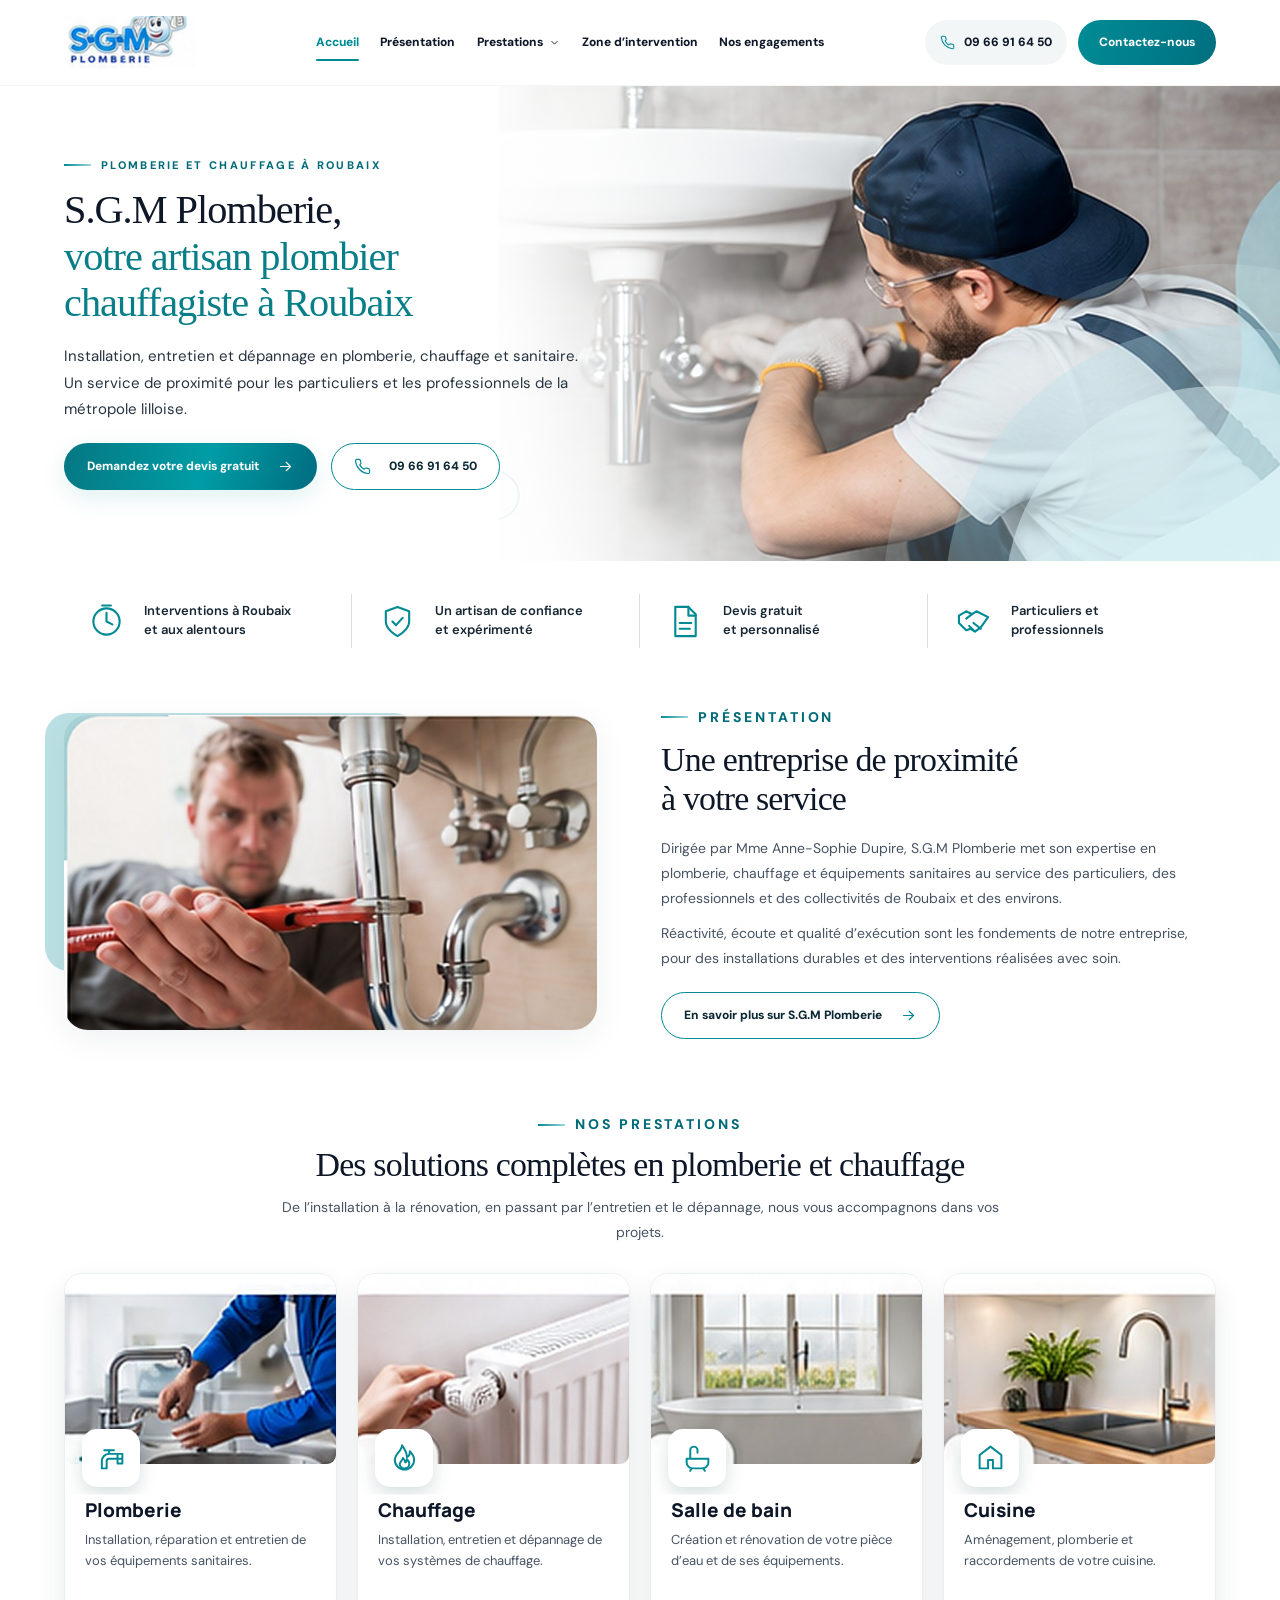
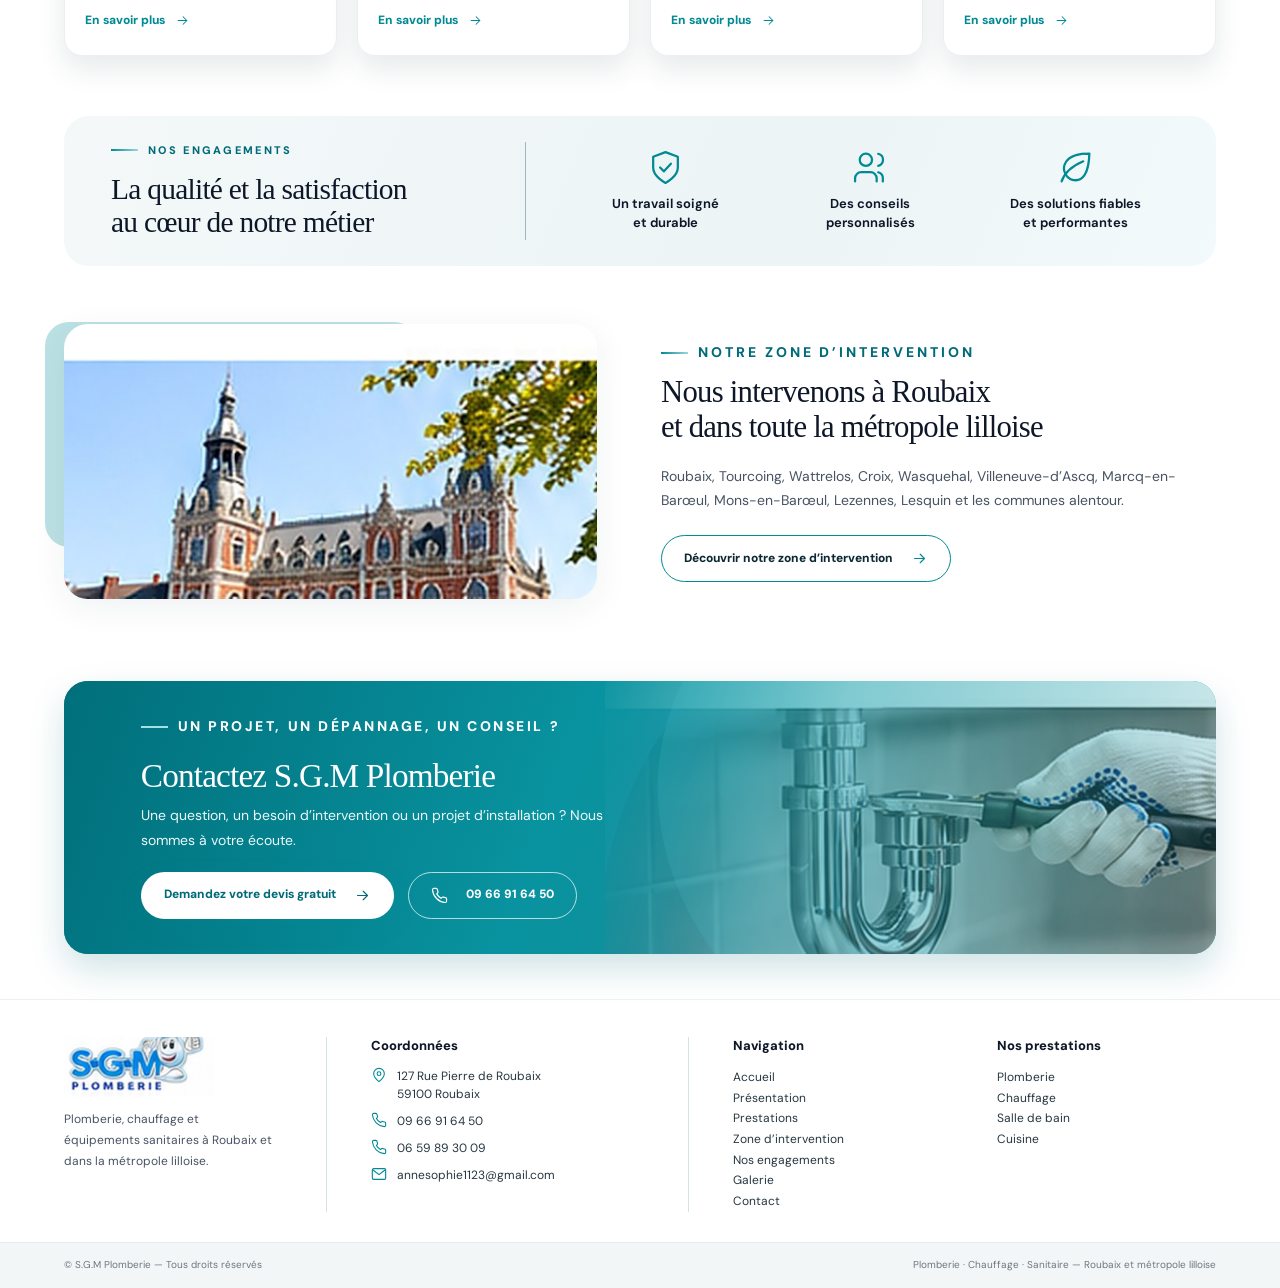
<file: index.html>
<!doctype html><html lang="fr"><head><meta charset="utf-8"><meta name="viewport" content="width=device-width, initial-scale=1"><meta name="theme-color" content="#008b94"><title>Plombier chauffagiste à Roubaix | S.G.M Plomberie</title><meta name="description" content="S.G.M Plomberie à Roubaix : installation, entretien et dépannage de plomberie, chauffage, salle de bain et cuisine. Demandez un devis gratuit."><meta name="robots" content="index,follow"><meta property="og:title" content="Plombier chauffagiste à Roubaix | S.G.M Plomberie"><meta property="og:description" content="S.G.M Plomberie à Roubaix : installation, entretien et dépannage de plomberie, chauffage, salle de bain et cuisine. Demandez un devis gratuit."><meta property="og:type" content="website"><link rel="icon" type="image/png" href="assets/img/logo-sgm.png"><link rel="preconnect" href="https://fonts.googleapis.com"><link rel="preconnect" href="https://fonts.gstatic.com" crossorigin><link href="https://fonts.googleapis.com/css2?family=DM+Sans:wght@400;500;600;700;800&family=Manrope:wght@400;500;600;700;800&display=swap" rel="stylesheet"><link rel="stylesheet" href="assets/css/style.css">
 <script type="application/ld+json">{"@context": "https://schema.org", "@type": "Plumber", "name": "S.G.M Plomberie", "telephone": "09 66 91 64 50", "email": "annesophie1123@gmail.com", "address": {"@type": "PostalAddress", "streetAddress": "127 Rue Pierre de Roubaix", "postalCode": "59100", "addressLocality": "Roubaix", "addressCountry": "FR"}, "areaServed": ["Roubaix", "Tourcoing", "Wattrelos", "Croix", "Wasquehal", "Villeneuve-d’Ascq", "Métropole lilloise"]}</script>
 </head><body><a class="skip-link" href="#contenu">Aller au contenu</a>
 <header class="site-header" id="siteHeader"><div class="container header-inner">
 <a class="brand" href="index.html" aria-label="S.G.M Plomberie, accueil"><img src="assets/img/logo-sgm.png" alt="Logo original S.G.M Plomberie" class="" fetchpriority="high" decoding="async"></a>
 <nav class="desktop-nav" aria-label="Navigation principale"><a href="index.html" class="nav-link active" aria-current="page">Accueil</a><a href="presentation.html" class="nav-link " >Présentation</a><div class="nav-dropdown"><a href="prestations.html" class="nav-link ">Prestations <svg class="icon " xmlns="http://www.w3.org/2000/svg" viewBox="0 0 24 24" fill="none" stroke="currentColor" stroke-width="1.65" stroke-linecap="round" stroke-linejoin="round" aria-hidden="true"><path d="m7 10 5 5 5-5"/></svg></a><div class="submenu"><a href="plomberie.html">Plomberie<svg class="icon " xmlns="http://www.w3.org/2000/svg" viewBox="0 0 24 24" fill="none" stroke="currentColor" stroke-width="1.65" stroke-linecap="round" stroke-linejoin="round" aria-hidden="true"><path d="M5 12h14m-6-6 6 6-6 6"/></svg></a><a href="chauffage.html">Chauffage<svg class="icon " xmlns="http://www.w3.org/2000/svg" viewBox="0 0 24 24" fill="none" stroke="currentColor" stroke-width="1.65" stroke-linecap="round" stroke-linejoin="round" aria-hidden="true"><path d="M5 12h14m-6-6 6 6-6 6"/></svg></a><a href="salle-de-bain.html">Salle de bain<svg class="icon " xmlns="http://www.w3.org/2000/svg" viewBox="0 0 24 24" fill="none" stroke="currentColor" stroke-width="1.65" stroke-linecap="round" stroke-linejoin="round" aria-hidden="true"><path d="M5 12h14m-6-6 6 6-6 6"/></svg></a><a href="cuisine.html">Cuisine<svg class="icon " xmlns="http://www.w3.org/2000/svg" viewBox="0 0 24 24" fill="none" stroke="currentColor" stroke-width="1.65" stroke-linecap="round" stroke-linejoin="round" aria-hidden="true"><path d="M5 12h14m-6-6 6 6-6 6"/></svg></a></div></div><a href="zone-intervention.html" class="nav-link " >Zone d’intervention</a><a href="engagements.html" class="nav-link " >Nos engagements</a></nav>
 <div class="header-actions"><a class="header-phone" href="tel:0966916450"><svg class="icon " xmlns="http://www.w3.org/2000/svg" viewBox="0 0 24 24" fill="none" stroke="currentColor" stroke-width="1.65" stroke-linecap="round" stroke-linejoin="round" aria-hidden="true"><path d="M22 16.9v3a2 2 0 0 1-2.2 2A19.8 19.8 0 0 1 2.1 4.2 2 2 0 0 1 4.1 2h3a2 2 0 0 1 2 1.7c.12.9.34 1.8.65 2.66a2 2 0 0 1-.45 2.1L8.1 9.7a16 16 0 0 0 6.2 6.2l1.24-1.2a2 2 0 0 1 2.1-.46c.86.31 1.75.53 2.66.65A2 2 0 0 1 22 16.9Z"/></svg><span>09 66 91 64 50</span></a><a class="header-contact" href="contact.html">Contactez-nous</a></div>
 <button class="mobile-menu-toggle" id="mobileMenuToggle" aria-expanded="false" aria-controls="mobileMenu" aria-label="Ouvrir le menu"><svg class="icon " xmlns="http://www.w3.org/2000/svg" viewBox="0 0 24 24" fill="none" stroke="currentColor" stroke-width="1.65" stroke-linecap="round" stroke-linejoin="round" aria-hidden="true"><path d="M4 6h16M4 12h16M4 18h16"/></svg></button></div>
 <nav class="mobile-nav" id="mobileMenu" aria-label="Navigation mobile"><a href="index.html">Accueil</a><a href="presentation.html">Présentation</a><a href="prestations.html">Toutes les prestations</a><a class="mobile-sub-link" href="plomberie.html">Plomberie</a><a class="mobile-sub-link" href="chauffage.html">Chauffage</a><a class="mobile-sub-link" href="salle-de-bain.html">Salle de bain</a><a class="mobile-sub-link" href="cuisine.html">Cuisine</a><a href="zone-intervention.html">Zone d’intervention</a><a href="engagements.html">Nos engagements</a><a href="galerie.html">Galerie</a><a href="contact.html">Contact</a><a href="tel:0966916450">09 66 91 64 50</a></nav></header><main id="contenu"><section class="page-hero hero-home"><div class="hero-media"><img src="assets/img/hero-plombier.jpg" alt="Photographie : plomberie et chauffage à roubaix" class="kenburns" fetchpriority="high" decoding="async"></div><div class="hero-soft-overlay"></div><div class="hero-water-mark"></div><div class="container hero-layout"><div class="hero-copy"><p class="eyebrow"><span></span>PLOMBERIE ET CHAUFFAGE À ROUBAIX</p><h1>S.G.M Plomberie,<br><em>votre artisan plombier<br>chauffagiste à Roubaix</em></h1><p class="hero-lead">Installation, entretien et dépannage en plomberie, chauffage et sanitaire. Un service de proximité pour les particuliers et les professionnels de la métropole lilloise.</p><div class="btn-row"><a class="btn btn-primary" href="contact.html"><span>Demandez votre devis gratuit</span><svg class="icon " xmlns="http://www.w3.org/2000/svg" viewBox="0 0 24 24" fill="none" stroke="currentColor" stroke-width="1.65" stroke-linecap="round" stroke-linejoin="round" aria-hidden="true"><path d="M5 12h14m-6-6 6 6-6 6"/></svg></a>
 <a class="btn btn-outline" href="tel:0966916450"><svg class="icon " xmlns="http://www.w3.org/2000/svg" viewBox="0 0 24 24" fill="none" stroke="currentColor" stroke-width="1.65" stroke-linecap="round" stroke-linejoin="round" aria-hidden="true"><path d="M22 16.9v3a2 2 0 0 1-2.2 2A19.8 19.8 0 0 1 2.1 4.2 2 2 0 0 1 4.1 2h3a2 2 0 0 1 2 1.7c.12.9.34 1.8.65 2.66a2 2 0 0 1-.45 2.1L8.1 9.7a16 16 0 0 0 6.2 6.2l1.24-1.2a2 2 0 0 1 2.1-.46c.86.31 1.75.53 2.66.65A2 2 0 0 1 22 16.9Z"/></svg><span>09 66 91 64 50</span></a></div></div></div></section><div class="container trust-strip" data-reveal><div class="trust-item"><svg class="icon " xmlns="http://www.w3.org/2000/svg" viewBox="0 0 24 24" fill="none" stroke="currentColor" stroke-width="1.65" stroke-linecap="round" stroke-linejoin="round" aria-hidden="true"><circle cx="12" cy="12" r="9"/><path d="M12 6v6l4 2M9 1h6"/></svg><p>Interventions à Roubaix<br>et aux alentours</p></div><div class="trust-item"><svg class="icon " xmlns="http://www.w3.org/2000/svg" viewBox="0 0 24 24" fill="none" stroke="currentColor" stroke-width="1.65" stroke-linecap="round" stroke-linejoin="round" aria-hidden="true"><path d="M12 22s8-4 8-10V5l-8-3-8 3v7c0 6 8 10 8 10Z"/><path d="m8.5 12 2.5 2.5 4.5-5"/></svg><p>Un artisan de confiance<br>et expérimenté</p></div><div class="trust-item"><svg class="icon " xmlns="http://www.w3.org/2000/svg" viewBox="0 0 24 24" fill="none" stroke="currentColor" stroke-width="1.65" stroke-linecap="round" stroke-linejoin="round" aria-hidden="true"><path d="M5 2h9l5 5v15H5Z"/><path d="M14 2v6h5M8 13h8m-8 4h7"/></svg><p>Devis gratuit<br>et personnalisé</p></div><div class="trust-item"><svg class="icon " xmlns="http://www.w3.org/2000/svg" viewBox="0 0 24 24" fill="none" stroke="currentColor" stroke-width="1.65" stroke-linecap="round" stroke-linejoin="round" aria-hidden="true"><path d="M2 8 7 5l4 2 3-2 8 4-5 7-4 3-3-2-3 1-5-5Z"/><path d="m7 10 4-3m1 6 5 4m-8-2 3 3"/></svg><p>Particuliers et<br>professionnels</p></div></div><section class="container content-split  " data-reveal><div class="split-image image-framed"><img src="assets/img/plombier-intervention.jpg" alt="Une entreprise de proximité&lt;br&gt;à votre service" class="" loading="eager" decoding="async"></div><div class="split-content"><p class="eyebrow"><span></span>PRÉSENTATION</p><h2>Une entreprise de proximité<br>à votre service</h2><p>Dirigée par Mme Anne-Sophie Dupire, S.G.M Plomberie met son expertise en plomberie, chauffage et équipements sanitaires au service des particuliers, des professionnels et des collectivités de Roubaix et des environs.</p><p>Réactivité, écoute et qualité d’exécution sont les fondements de notre entreprise, pour des installations durables et des interventions réalisées avec soin.</p><a class="btn btn-outline" href="presentation.html"><span>En savoir plus sur S.G.M Plomberie</span><svg class="icon " xmlns="http://www.w3.org/2000/svg" viewBox="0 0 24 24" fill="none" stroke="currentColor" stroke-width="1.65" stroke-linecap="round" stroke-linejoin="round" aria-hidden="true"><path d="M5 12h14m-6-6 6 6-6 6"/></svg></a></div></section><section class="container services-section"><div class="section-head" data-reveal><p class="eyebrow"><span></span>NOS PRESTATIONS</p><h2>Des solutions complètes en plomberie et chauffage</h2><p>De l’installation à la rénovation, en passant par l’entretien et le dépannage, nous vous accompagnons dans vos projets.</p></div><div class="service-grid"><article class="service-card" data-reveal><a class="card-photo-link" href="plomberie.html"><img src="assets/img/service-plomberie.jpg" alt="Illustration : plomberie" class="" loading="eager" decoding="async"><span class="service-icon"><svg class="icon " xmlns="http://www.w3.org/2000/svg" viewBox="0 0 24 24" fill="none" stroke="currentColor" stroke-width="1.65" stroke-linecap="round" stroke-linejoin="round" aria-hidden="true"><path d="M4 21v-6a6 6 0 0 1 6-6h11M10 9V6m-4 0h8M4 21h4v-6a2 2 0 0 1 2-2h11m-4-4h4v8h-4z"/></svg></span></a><div class="service-card-body"><h3><a href="plomberie.html">Plomberie</a></h3><p>Installation, réparation et entretien de vos équipements sanitaires.</p><a class="text-link" href="plomberie.html">En savoir plus <svg class="icon " xmlns="http://www.w3.org/2000/svg" viewBox="0 0 24 24" fill="none" stroke="currentColor" stroke-width="1.65" stroke-linecap="round" stroke-linejoin="round" aria-hidden="true"><path d="M5 12h14m-6-6 6 6-6 6"/></svg></a></div></article><article class="service-card" data-reveal><a class="card-photo-link" href="chauffage.html"><img src="assets/img/service-chauffage.jpg" alt="Illustration : chauffage" class="" loading="eager" decoding="async"><span class="service-icon"><svg class="icon " xmlns="http://www.w3.org/2000/svg" viewBox="0 0 24 24" fill="none" stroke="currentColor" stroke-width="1.65" stroke-linecap="round" stroke-linejoin="round" aria-hidden="true"><path d="M12 22c4.5 0 8-3.6 8-8 0-3.4-1.8-5.2-3.6-7.2.2 3-1.5 4.5-2.4 4.9C14 7.5 11.7 4.4 9.9 2 10 6.2 4 9 4 14a8 8 0 0 0 8 8Z"/><path d="M12 21a4 4 0 0 0 4-4c0-1.7-1.2-2.9-2.1-3.7.1 1.5-.8 2.5-1.3 2.7-.1-1.6-1-2.5-1.9-3.6-.1 1.6-2.7 3.5-2.7 5.1a4 4 0 0 0 4 3.5Z"/></svg></span></a><div class="service-card-body"><h3><a href="chauffage.html">Chauffage</a></h3><p>Installation, entretien et dépannage de vos systèmes de chauffage.</p><a class="text-link" href="chauffage.html">En savoir plus <svg class="icon " xmlns="http://www.w3.org/2000/svg" viewBox="0 0 24 24" fill="none" stroke="currentColor" stroke-width="1.65" stroke-linecap="round" stroke-linejoin="round" aria-hidden="true"><path d="M5 12h14m-6-6 6 6-6 6"/></svg></a></div></article><article class="service-card" data-reveal><a class="card-photo-link" href="salle-de-bain.html"><img src="assets/img/service-salle-de-bain.jpg" alt="Illustration : salle de bain" class="" loading="eager" decoding="async"><span class="service-icon"><svg class="icon " xmlns="http://www.w3.org/2000/svg" viewBox="0 0 24 24" fill="none" stroke="currentColor" stroke-width="1.65" stroke-linecap="round" stroke-linejoin="round" aria-hidden="true"><path d="M3 13h18v3a5 5 0 0 1-5 5H8a5 5 0 0 1-5-5v-3ZM6 13V6a3 3 0 0 1 6 0v2M7 21l-1 2m11-2 1 2"/></svg></span></a><div class="service-card-body"><h3><a href="salle-de-bain.html">Salle de bain</a></h3><p>Création et rénovation de votre pièce d’eau et de ses équipements.</p><a class="text-link" href="salle-de-bain.html">En savoir plus <svg class="icon " xmlns="http://www.w3.org/2000/svg" viewBox="0 0 24 24" fill="none" stroke="currentColor" stroke-width="1.65" stroke-linecap="round" stroke-linejoin="round" aria-hidden="true"><path d="M5 12h14m-6-6 6 6-6 6"/></svg></a></div></article><article class="service-card" data-reveal><a class="card-photo-link" href="cuisine.html"><img src="assets/img/service-cuisine.jpg" alt="Illustration : cuisine" class="" loading="eager" decoding="async"><span class="service-icon"><svg class="icon " xmlns="http://www.w3.org/2000/svg" viewBox="0 0 24 24" fill="none" stroke="currentColor" stroke-width="1.65" stroke-linecap="round" stroke-linejoin="round" aria-hidden="true"><path d="m3 10 9-7 9 7v11h-7v-7h-4v7H3Z"/></svg></span></a><div class="service-card-body"><h3><a href="cuisine.html">Cuisine</a></h3><p>Aménagement, plomberie et raccordements de votre cuisine.</p><a class="text-link" href="cuisine.html">En savoir plus <svg class="icon " xmlns="http://www.w3.org/2000/svg" viewBox="0 0 24 24" fill="none" stroke="currentColor" stroke-width="1.65" stroke-linecap="round" stroke-linejoin="round" aria-hidden="true"><path d="M5 12h14m-6-6 6 6-6 6"/></svg></a></div></article></div></section><section class="container values-strip" data-reveal><div class="values-title"><p class="eyebrow"><span></span>NOS ENGAGEMENTS</p><h2>La qualité et la satisfaction<br>au cœur de notre métier</h2></div><div class="values-items"><div><svg class="icon " xmlns="http://www.w3.org/2000/svg" viewBox="0 0 24 24" fill="none" stroke="currentColor" stroke-width="1.65" stroke-linecap="round" stroke-linejoin="round" aria-hidden="true"><path d="M12 22s8-4 8-10V5l-8-3-8 3v7c0 6 8 10 8 10Z"/><path d="m8.5 12 2.5 2.5 4.5-5"/></svg><span>Un travail soigné<br>et durable</span></div><div><svg class="icon " xmlns="http://www.w3.org/2000/svg" viewBox="0 0 24 24" fill="none" stroke="currentColor" stroke-width="1.65" stroke-linecap="round" stroke-linejoin="round" aria-hidden="true"><path d="M16 21v-2a4 4 0 0 0-4-4H6a4 4 0 0 0-4 4v2m18 0v-2a4 4 0 0 0-3-3.9M9 11a4 4 0 1 0 0-8 4 4 0 0 0 0 8Zm8-7.9a4 4 0 0 1 0 7.8"/></svg><span>Des conseils<br>personnalisés</span></div><div><svg class="icon " xmlns="http://www.w3.org/2000/svg" viewBox="0 0 24 24" fill="none" stroke="currentColor" stroke-width="1.65" stroke-linecap="round" stroke-linejoin="round" aria-hidden="true"><path d="M21 3c-8 0-14 2-16 7-1.6 4 1 9 5 10 6.6 1.6 10.6-4 11-17Z"/><path d="M3 21c2-6 7-10 14-13"/></svg><span>Des solutions fiables<br>et performantes</span></div></div></section><section class="container content-split  zone-home" data-reveal><div class="split-image image-framed"><img src="assets/img/roubaix.jpg" alt="Nous intervenons à Roubaix&lt;br&gt;et dans toute la métropole lilloise" class="" loading="eager" decoding="async"></div><div class="split-content"><p class="eyebrow"><span></span>NOTRE ZONE D’INTERVENTION</p><h2>Nous intervenons à Roubaix<br>et dans toute la métropole lilloise</h2><p>Roubaix, Tourcoing, Wattrelos, Croix, Wasquehal, Villeneuve-d’Ascq, Marcq-en-Barœul, Mons-en-Barœul, Lezennes, Lesquin et les communes alentour.</p><a class="btn btn-outline" href="zone-intervention.html"><span>Découvrir notre zone d’intervention</span><svg class="icon " xmlns="http://www.w3.org/2000/svg" viewBox="0 0 24 24" fill="none" stroke="currentColor" stroke-width="1.65" stroke-linecap="round" stroke-linejoin="round" aria-hidden="true"><path d="M5 12h14m-6-6 6 6-6 6"/></svg></a></div></section><section class="contact-cta container" data-reveal><div class="contact-cta-photo"><img src="assets/img/intervention-tuyauterie.jpg" alt="Intervention sur une tuyauterie chromée" class="" loading="eager" decoding="async"></div><div class="contact-cta-content"><p class="eyebrow"><span></span>UN PROJET, UN DÉPANNAGE, UN CONSEIL ?</p><h2>Contactez S.G.M Plomberie</h2><p>Une question, un besoin d’intervention ou un projet d’installation ? Nous sommes à votre écoute.</p><div class="btn-row"><a class="btn btn-primary" href="contact.html"><span>Demandez votre devis gratuit</span><svg class="icon " xmlns="http://www.w3.org/2000/svg" viewBox="0 0 24 24" fill="none" stroke="currentColor" stroke-width="1.65" stroke-linecap="round" stroke-linejoin="round" aria-hidden="true"><path d="M5 12h14m-6-6 6 6-6 6"/></svg></a>
 <a class="btn btn-outline-light" href="tel:0966916450"><svg class="icon " xmlns="http://www.w3.org/2000/svg" viewBox="0 0 24 24" fill="none" stroke="currentColor" stroke-width="1.65" stroke-linecap="round" stroke-linejoin="round" aria-hidden="true"><path d="M22 16.9v3a2 2 0 0 1-2.2 2A19.8 19.8 0 0 1 2.1 4.2 2 2 0 0 1 4.1 2h3a2 2 0 0 1 2 1.7c.12.9.34 1.8.65 2.66a2 2 0 0 1-.45 2.1L8.1 9.7a16 16 0 0 0 6.2 6.2l1.24-1.2a2 2 0 0 1 2.1-.46c.86.31 1.75.53 2.66.65A2 2 0 0 1 22 16.9Z"/></svg><span>09 66 91 64 50</span></a></div></div></section></main><footer class="footer"><div class="container footer-main">
 <div class="footer-brand"><img src="assets/img/logo-sgm.png" alt="S.G.M Plomberie" class="" loading="eager" decoding="async">
 <p>Plomberie, chauffage et équipements sanitaires à Roubaix et dans la métropole lilloise.</p></div>
 <div class="footer-contact"><h3>Coordonnées</h3><a href="https://www.google.com/maps/search/?api=1&query=127+Rue+Pierre+de+Roubaix+59100+Roubaix" target="_blank" rel="noopener"><svg class="icon " xmlns="http://www.w3.org/2000/svg" viewBox="0 0 24 24" fill="none" stroke="currentColor" stroke-width="1.65" stroke-linecap="round" stroke-linejoin="round" aria-hidden="true"><path d="M20 10c0 5-8 12-8 12S4 15 4 10a8 8 0 1 1 16 0Z"/><circle cx="12" cy="10" r="2.8"/></svg><span>127 Rue Pierre de Roubaix<br>59100 Roubaix</span></a><a href="tel:0966916450"><svg class="icon " xmlns="http://www.w3.org/2000/svg" viewBox="0 0 24 24" fill="none" stroke="currentColor" stroke-width="1.65" stroke-linecap="round" stroke-linejoin="round" aria-hidden="true"><path d="M22 16.9v3a2 2 0 0 1-2.2 2A19.8 19.8 0 0 1 2.1 4.2 2 2 0 0 1 4.1 2h3a2 2 0 0 1 2 1.7c.12.9.34 1.8.65 2.66a2 2 0 0 1-.45 2.1L8.1 9.7a16 16 0 0 0 6.2 6.2l1.24-1.2a2 2 0 0 1 2.1-.46c.86.31 1.75.53 2.66.65A2 2 0 0 1 22 16.9Z"/></svg>09 66 91 64 50</a><a href="tel:0659893009"><svg class="icon " xmlns="http://www.w3.org/2000/svg" viewBox="0 0 24 24" fill="none" stroke="currentColor" stroke-width="1.65" stroke-linecap="round" stroke-linejoin="round" aria-hidden="true"><path d="M22 16.9v3a2 2 0 0 1-2.2 2A19.8 19.8 0 0 1 2.1 4.2 2 2 0 0 1 4.1 2h3a2 2 0 0 1 2 1.7c.12.9.34 1.8.65 2.66a2 2 0 0 1-.45 2.1L8.1 9.7a16 16 0 0 0 6.2 6.2l1.24-1.2a2 2 0 0 1 2.1-.46c.86.31 1.75.53 2.66.65A2 2 0 0 1 22 16.9Z"/></svg>06 59 89 30 09</a><a href="mailto:annesophie1123@gmail.com"><svg class="icon " xmlns="http://www.w3.org/2000/svg" viewBox="0 0 24 24" fill="none" stroke="currentColor" stroke-width="1.65" stroke-linecap="round" stroke-linejoin="round" aria-hidden="true"><rect x="2" y="4" width="20" height="16" rx="2"/><path d="m3 6 9 7 9-7"/></svg>annesophie1123@gmail.com</a></div>
 <div class="footer-menu"><h3>Navigation</h3><a href="index.html">Accueil</a><a href="presentation.html">Présentation</a><a href="prestations.html">Prestations</a><a href="zone-intervention.html">Zone d’intervention</a><a href="engagements.html">Nos engagements</a><a href="galerie.html">Galerie</a><a href="contact.html">Contact</a></div><div class="footer-menu"><h3>Nos prestations</h3><a href="plomberie.html">Plomberie</a><a href="chauffage.html">Chauffage</a><a href="salle-de-bain.html">Salle de bain</a><a href="cuisine.html">Cuisine</a></div>
 </div><div class="footer-bottom"><div class="container footer-bottom-inner"><span>© S.G.M Plomberie — Tous droits réservés</span><span>Plomberie · Chauffage · Sanitaire — Roubaix et métropole lilloise</span></div></div></footer><script defer src="assets/js/app.js"></script></body></html>
</file>
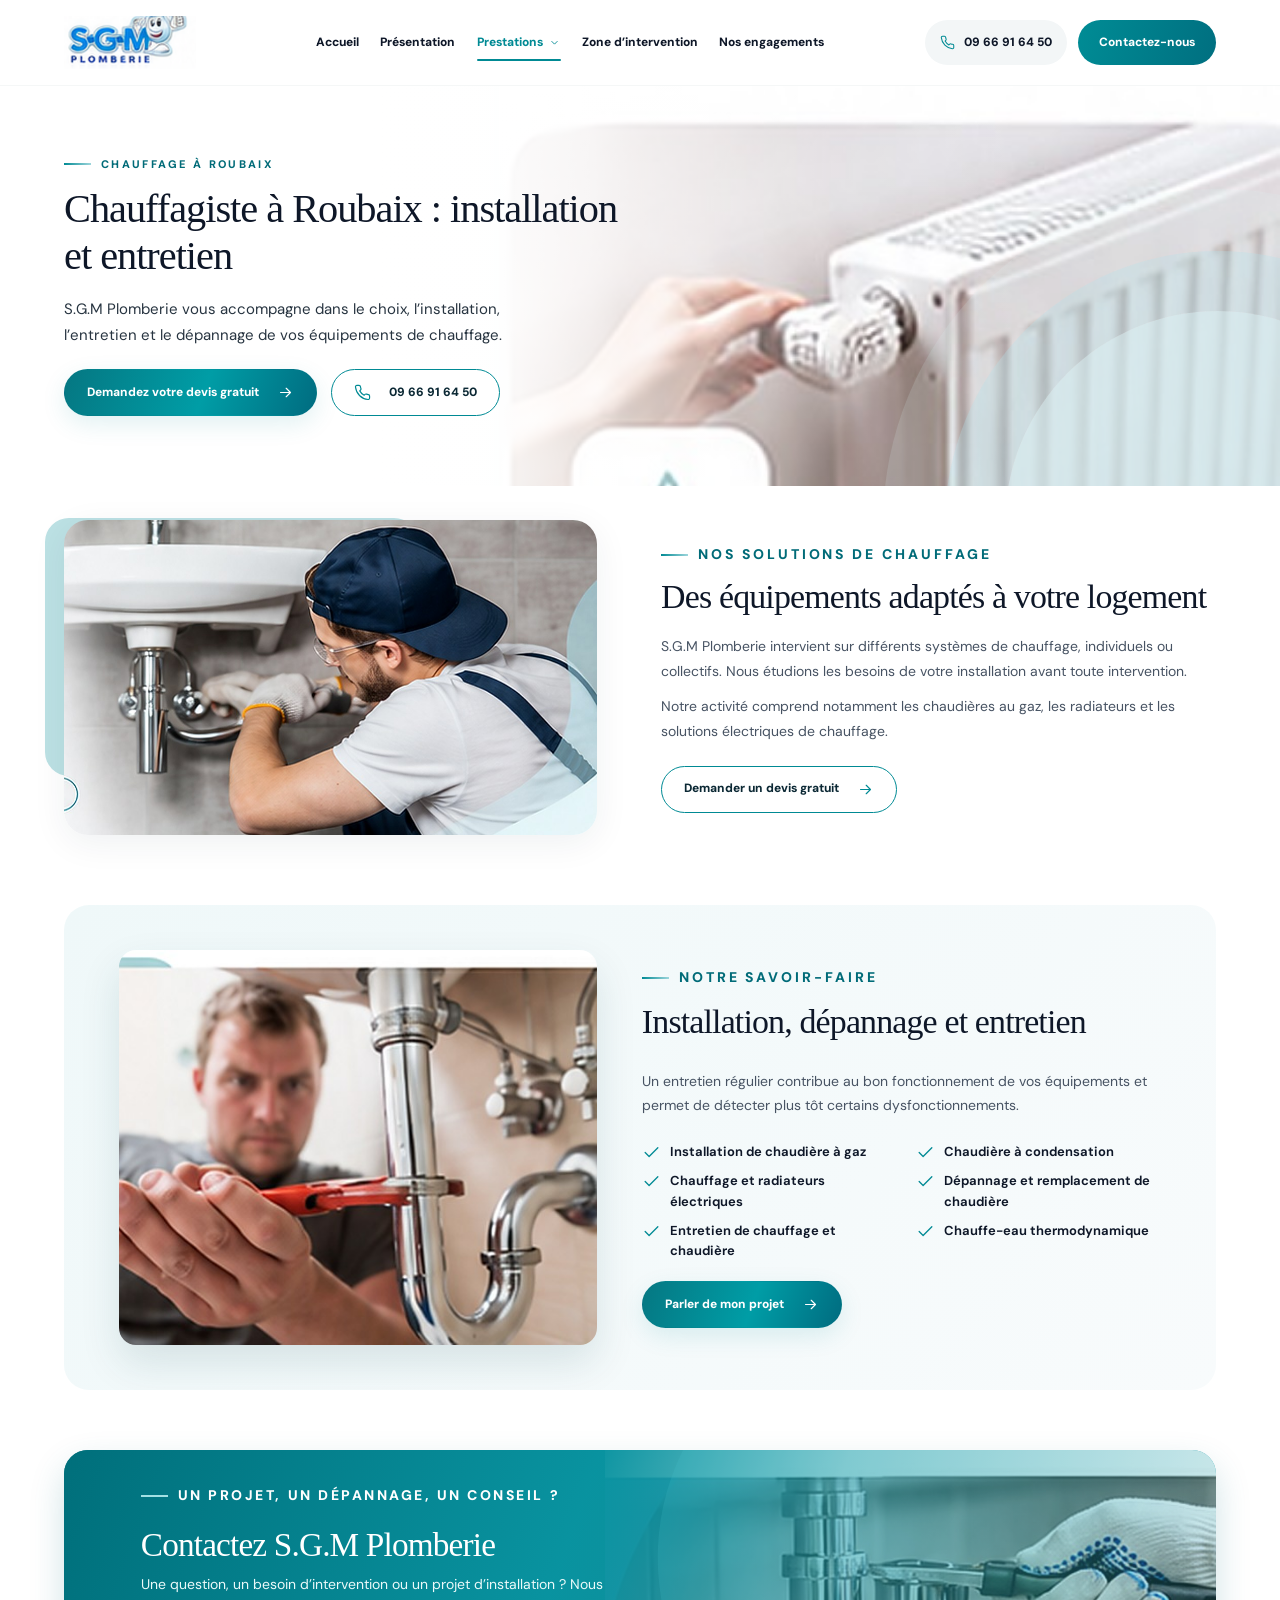
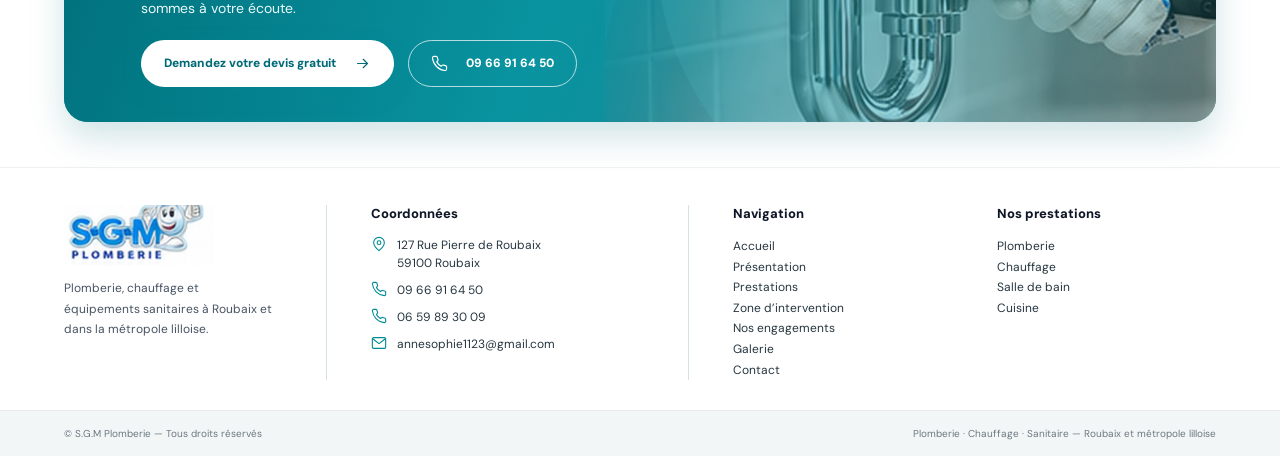
<file: chauffage.html>
<!doctype html><html lang="fr"><head><meta charset="utf-8"><meta name="viewport" content="width=device-width, initial-scale=1"><meta name="theme-color" content="#008b94"><title>Chauffagiste à Roubaix : installation et entretien | S.G.M Plomberie</title><meta name="description" content="Chauffagiste à Roubaix : installation de chaudières et radiateurs, dépannage, entretien et remplacement de chauffage avec S.G.M Plomberie."><meta name="robots" content="index,follow"><meta property="og:title" content="Chauffagiste à Roubaix : installation et entretien | S.G.M Plomberie"><meta property="og:description" content="Chauffagiste à Roubaix : installation de chaudières et radiateurs, dépannage, entretien et remplacement de chauffage avec S.G.M Plomberie."><meta property="og:type" content="website"><link rel="icon" type="image/png" href="assets/img/logo-sgm.png"><link rel="preconnect" href="https://fonts.googleapis.com"><link rel="preconnect" href="https://fonts.gstatic.com" crossorigin><link href="https://fonts.googleapis.com/css2?family=DM+Sans:wght@400;500;600;700;800&family=Manrope:wght@400;500;600;700;800&display=swap" rel="stylesheet"><link rel="stylesheet" href="assets/css/style.css">
 <script type="application/ld+json">{"@context": "https://schema.org", "@type": "Plumber", "name": "S.G.M Plomberie", "telephone": "09 66 91 64 50", "email": "annesophie1123@gmail.com", "address": {"@type": "PostalAddress", "streetAddress": "127 Rue Pierre de Roubaix", "postalCode": "59100", "addressLocality": "Roubaix", "addressCountry": "FR"}, "areaServed": ["Roubaix", "Tourcoing", "Wattrelos", "Croix", "Wasquehal", "Villeneuve-d’Ascq", "Métropole lilloise"]}</script>
 </head><body><a class="skip-link" href="#contenu">Aller au contenu</a>
 <header class="site-header" id="siteHeader"><div class="container header-inner">
 <a class="brand" href="index.html" aria-label="S.G.M Plomberie, accueil"><img src="assets/img/logo-sgm.png" alt="Logo original S.G.M Plomberie" class="" fetchpriority="high" decoding="async"></a>
 <nav class="desktop-nav" aria-label="Navigation principale"><a href="index.html" class="nav-link " >Accueil</a><a href="presentation.html" class="nav-link " >Présentation</a><div class="nav-dropdown"><a href="prestations.html" class="nav-link active">Prestations <svg class="icon " xmlns="http://www.w3.org/2000/svg" viewBox="0 0 24 24" fill="none" stroke="currentColor" stroke-width="1.65" stroke-linecap="round" stroke-linejoin="round" aria-hidden="true"><path d="m7 10 5 5 5-5"/></svg></a><div class="submenu"><a href="plomberie.html">Plomberie<svg class="icon " xmlns="http://www.w3.org/2000/svg" viewBox="0 0 24 24" fill="none" stroke="currentColor" stroke-width="1.65" stroke-linecap="round" stroke-linejoin="round" aria-hidden="true"><path d="M5 12h14m-6-6 6 6-6 6"/></svg></a><a href="chauffage.html">Chauffage<svg class="icon " xmlns="http://www.w3.org/2000/svg" viewBox="0 0 24 24" fill="none" stroke="currentColor" stroke-width="1.65" stroke-linecap="round" stroke-linejoin="round" aria-hidden="true"><path d="M5 12h14m-6-6 6 6-6 6"/></svg></a><a href="salle-de-bain.html">Salle de bain<svg class="icon " xmlns="http://www.w3.org/2000/svg" viewBox="0 0 24 24" fill="none" stroke="currentColor" stroke-width="1.65" stroke-linecap="round" stroke-linejoin="round" aria-hidden="true"><path d="M5 12h14m-6-6 6 6-6 6"/></svg></a><a href="cuisine.html">Cuisine<svg class="icon " xmlns="http://www.w3.org/2000/svg" viewBox="0 0 24 24" fill="none" stroke="currentColor" stroke-width="1.65" stroke-linecap="round" stroke-linejoin="round" aria-hidden="true"><path d="M5 12h14m-6-6 6 6-6 6"/></svg></a></div></div><a href="zone-intervention.html" class="nav-link " >Zone d’intervention</a><a href="engagements.html" class="nav-link " >Nos engagements</a></nav>
 <div class="header-actions"><a class="header-phone" href="tel:0966916450"><svg class="icon " xmlns="http://www.w3.org/2000/svg" viewBox="0 0 24 24" fill="none" stroke="currentColor" stroke-width="1.65" stroke-linecap="round" stroke-linejoin="round" aria-hidden="true"><path d="M22 16.9v3a2 2 0 0 1-2.2 2A19.8 19.8 0 0 1 2.1 4.2 2 2 0 0 1 4.1 2h3a2 2 0 0 1 2 1.7c.12.9.34 1.8.65 2.66a2 2 0 0 1-.45 2.1L8.1 9.7a16 16 0 0 0 6.2 6.2l1.24-1.2a2 2 0 0 1 2.1-.46c.86.31 1.75.53 2.66.65A2 2 0 0 1 22 16.9Z"/></svg><span>09 66 91 64 50</span></a><a class="header-contact" href="contact.html">Contactez-nous</a></div>
 <button class="mobile-menu-toggle" id="mobileMenuToggle" aria-expanded="false" aria-controls="mobileMenu" aria-label="Ouvrir le menu"><svg class="icon " xmlns="http://www.w3.org/2000/svg" viewBox="0 0 24 24" fill="none" stroke="currentColor" stroke-width="1.65" stroke-linecap="round" stroke-linejoin="round" aria-hidden="true"><path d="M4 6h16M4 12h16M4 18h16"/></svg></button></div>
 <nav class="mobile-nav" id="mobileMenu" aria-label="Navigation mobile"><a href="index.html">Accueil</a><a href="presentation.html">Présentation</a><a href="prestations.html">Toutes les prestations</a><a class="mobile-sub-link" href="plomberie.html">Plomberie</a><a class="mobile-sub-link" href="chauffage.html">Chauffage</a><a class="mobile-sub-link" href="salle-de-bain.html">Salle de bain</a><a class="mobile-sub-link" href="cuisine.html">Cuisine</a><a href="zone-intervention.html">Zone d’intervention</a><a href="engagements.html">Nos engagements</a><a href="galerie.html">Galerie</a><a href="contact.html">Contact</a><a href="tel:0966916450">09 66 91 64 50</a></nav></header><main id="contenu"><section class="page-hero hero-subpage"><div class="hero-media"><img src="assets/img/service-chauffage.jpg" alt="Photographie : chauffage à roubaix" class="kenburns" fetchpriority="high" decoding="async"></div><div class="hero-soft-overlay"></div><div class="hero-water-mark"></div><div class="container hero-layout"><div class="hero-copy"><p class="eyebrow"><span></span>CHAUFFAGE À ROUBAIX</p><h1>Chauffagiste à Roubaix : installation et entretien</h1><p class="hero-lead">S.G.M Plomberie vous accompagne dans le choix, l’installation, l’entretien et le dépannage de vos équipements de chauffage.</p><div class="btn-row"><a class="btn btn-primary" href="contact.html"><span>Demandez votre devis gratuit</span><svg class="icon " xmlns="http://www.w3.org/2000/svg" viewBox="0 0 24 24" fill="none" stroke="currentColor" stroke-width="1.65" stroke-linecap="round" stroke-linejoin="round" aria-hidden="true"><path d="M5 12h14m-6-6 6 6-6 6"/></svg></a>
 <a class="btn btn-outline" href="tel:0966916450"><svg class="icon " xmlns="http://www.w3.org/2000/svg" viewBox="0 0 24 24" fill="none" stroke="currentColor" stroke-width="1.65" stroke-linecap="round" stroke-linejoin="round" aria-hidden="true"><path d="M22 16.9v3a2 2 0 0 1-2.2 2A19.8 19.8 0 0 1 2.1 4.2 2 2 0 0 1 4.1 2h3a2 2 0 0 1 2 1.7c.12.9.34 1.8.65 2.66a2 2 0 0 1-.45 2.1L8.1 9.7a16 16 0 0 0 6.2 6.2l1.24-1.2a2 2 0 0 1 2.1-.46c.86.31 1.75.53 2.66.65A2 2 0 0 1 22 16.9Z"/></svg><span>09 66 91 64 50</span></a></div></div></div></section><section class="container content-split  " data-reveal><div class="split-image image-framed"><img src="assets/img/hero-plombier.jpg" alt="Des équipements adaptés à votre logement" class="" loading="eager" decoding="async"></div><div class="split-content"><p class="eyebrow"><span></span>NOS SOLUTIONS DE CHAUFFAGE</p><h2>Des équipements adaptés à votre logement</h2><p>S.G.M Plomberie intervient sur différents systèmes de chauffage, individuels ou collectifs. Nous étudions les besoins de votre installation avant toute intervention.</p><p>Notre activité comprend notamment les chaudières au gaz, les radiateurs et les solutions électriques de chauffage.</p><a class="btn btn-outline" href="contact.html"><span>Demander un devis gratuit</span><svg class="icon " xmlns="http://www.w3.org/2000/svg" viewBox="0 0 24 24" fill="none" stroke="currentColor" stroke-width="1.65" stroke-linecap="round" stroke-linejoin="round" aria-hidden="true"><path d="M5 12h14m-6-6 6 6-6 6"/></svg></a></div></section><section class="feature-panel container flip" data-reveal><div class="feature-copy"><p class="eyebrow"><span></span>NOTRE SAVOIR-FAIRE</p><h2>Installation, dépannage et entretien</h2><p>Un entretien régulier contribue au bon fonctionnement de vos équipements et permet de détecter plus tôt certains dysfonctionnements.</p><ul class="checklist"><li><svg class="icon " xmlns="http://www.w3.org/2000/svg" viewBox="0 0 24 24" fill="none" stroke="currentColor" stroke-width="1.65" stroke-linecap="round" stroke-linejoin="round" aria-hidden="true"><path d="m4 12 5 5L20 6"/></svg><span>Installation de chaudière à gaz</span></li><li><svg class="icon " xmlns="http://www.w3.org/2000/svg" viewBox="0 0 24 24" fill="none" stroke="currentColor" stroke-width="1.65" stroke-linecap="round" stroke-linejoin="round" aria-hidden="true"><path d="m4 12 5 5L20 6"/></svg><span>Chaudière à condensation</span></li><li><svg class="icon " xmlns="http://www.w3.org/2000/svg" viewBox="0 0 24 24" fill="none" stroke="currentColor" stroke-width="1.65" stroke-linecap="round" stroke-linejoin="round" aria-hidden="true"><path d="m4 12 5 5L20 6"/></svg><span>Chauffage et radiateurs électriques</span></li><li><svg class="icon " xmlns="http://www.w3.org/2000/svg" viewBox="0 0 24 24" fill="none" stroke="currentColor" stroke-width="1.65" stroke-linecap="round" stroke-linejoin="round" aria-hidden="true"><path d="m4 12 5 5L20 6"/></svg><span>Dépannage et remplacement de chaudière</span></li><li><svg class="icon " xmlns="http://www.w3.org/2000/svg" viewBox="0 0 24 24" fill="none" stroke="currentColor" stroke-width="1.65" stroke-linecap="round" stroke-linejoin="round" aria-hidden="true"><path d="m4 12 5 5L20 6"/></svg><span>Entretien de chauffage et chaudière</span></li><li><svg class="icon " xmlns="http://www.w3.org/2000/svg" viewBox="0 0 24 24" fill="none" stroke="currentColor" stroke-width="1.65" stroke-linecap="round" stroke-linejoin="round" aria-hidden="true"><path d="m4 12 5 5L20 6"/></svg><span>Chauffe-eau thermodynamique</span></li></ul><a class="btn btn-primary" href="contact.html"><span>Parler de mon projet</span><svg class="icon " xmlns="http://www.w3.org/2000/svg" viewBox="0 0 24 24" fill="none" stroke="currentColor" stroke-width="1.65" stroke-linecap="round" stroke-linejoin="round" aria-hidden="true"><path d="M5 12h14m-6-6 6 6-6 6"/></svg></a></div><div class="feature-image"><img src="assets/img/plombier-intervention.jpg" alt="Installation, dépannage et entretien" class="" loading="eager" decoding="async"></div></section><section class="contact-cta container" data-reveal><div class="contact-cta-photo"><img src="assets/img/intervention-tuyauterie.jpg" alt="Intervention sur une tuyauterie chromée" class="" loading="eager" decoding="async"></div><div class="contact-cta-content"><p class="eyebrow"><span></span>UN PROJET, UN DÉPANNAGE, UN CONSEIL ?</p><h2>Contactez S.G.M Plomberie</h2><p>Une question, un besoin d’intervention ou un projet d’installation ? Nous sommes à votre écoute.</p><div class="btn-row"><a class="btn btn-primary" href="contact.html"><span>Demandez votre devis gratuit</span><svg class="icon " xmlns="http://www.w3.org/2000/svg" viewBox="0 0 24 24" fill="none" stroke="currentColor" stroke-width="1.65" stroke-linecap="round" stroke-linejoin="round" aria-hidden="true"><path d="M5 12h14m-6-6 6 6-6 6"/></svg></a>
 <a class="btn btn-outline-light" href="tel:0966916450"><svg class="icon " xmlns="http://www.w3.org/2000/svg" viewBox="0 0 24 24" fill="none" stroke="currentColor" stroke-width="1.65" stroke-linecap="round" stroke-linejoin="round" aria-hidden="true"><path d="M22 16.9v3a2 2 0 0 1-2.2 2A19.8 19.8 0 0 1 2.1 4.2 2 2 0 0 1 4.1 2h3a2 2 0 0 1 2 1.7c.12.9.34 1.8.65 2.66a2 2 0 0 1-.45 2.1L8.1 9.7a16 16 0 0 0 6.2 6.2l1.24-1.2a2 2 0 0 1 2.1-.46c.86.31 1.75.53 2.66.65A2 2 0 0 1 22 16.9Z"/></svg><span>09 66 91 64 50</span></a></div></div></section></main><footer class="footer"><div class="container footer-main">
 <div class="footer-brand"><img src="assets/img/logo-sgm.png" alt="S.G.M Plomberie" class="" loading="eager" decoding="async">
 <p>Plomberie, chauffage et équipements sanitaires à Roubaix et dans la métropole lilloise.</p></div>
 <div class="footer-contact"><h3>Coordonnées</h3><a href="https://www.google.com/maps/search/?api=1&query=127+Rue+Pierre+de+Roubaix+59100+Roubaix" target="_blank" rel="noopener"><svg class="icon " xmlns="http://www.w3.org/2000/svg" viewBox="0 0 24 24" fill="none" stroke="currentColor" stroke-width="1.65" stroke-linecap="round" stroke-linejoin="round" aria-hidden="true"><path d="M20 10c0 5-8 12-8 12S4 15 4 10a8 8 0 1 1 16 0Z"/><circle cx="12" cy="10" r="2.8"/></svg><span>127 Rue Pierre de Roubaix<br>59100 Roubaix</span></a><a href="tel:0966916450"><svg class="icon " xmlns="http://www.w3.org/2000/svg" viewBox="0 0 24 24" fill="none" stroke="currentColor" stroke-width="1.65" stroke-linecap="round" stroke-linejoin="round" aria-hidden="true"><path d="M22 16.9v3a2 2 0 0 1-2.2 2A19.8 19.8 0 0 1 2.1 4.2 2 2 0 0 1 4.1 2h3a2 2 0 0 1 2 1.7c.12.9.34 1.8.65 2.66a2 2 0 0 1-.45 2.1L8.1 9.7a16 16 0 0 0 6.2 6.2l1.24-1.2a2 2 0 0 1 2.1-.46c.86.31 1.75.53 2.66.65A2 2 0 0 1 22 16.9Z"/></svg>09 66 91 64 50</a><a href="tel:0659893009"><svg class="icon " xmlns="http://www.w3.org/2000/svg" viewBox="0 0 24 24" fill="none" stroke="currentColor" stroke-width="1.65" stroke-linecap="round" stroke-linejoin="round" aria-hidden="true"><path d="M22 16.9v3a2 2 0 0 1-2.2 2A19.8 19.8 0 0 1 2.1 4.2 2 2 0 0 1 4.1 2h3a2 2 0 0 1 2 1.7c.12.9.34 1.8.65 2.66a2 2 0 0 1-.45 2.1L8.1 9.7a16 16 0 0 0 6.2 6.2l1.24-1.2a2 2 0 0 1 2.1-.46c.86.31 1.75.53 2.66.65A2 2 0 0 1 22 16.9Z"/></svg>06 59 89 30 09</a><a href="mailto:annesophie1123@gmail.com"><svg class="icon " xmlns="http://www.w3.org/2000/svg" viewBox="0 0 24 24" fill="none" stroke="currentColor" stroke-width="1.65" stroke-linecap="round" stroke-linejoin="round" aria-hidden="true"><rect x="2" y="4" width="20" height="16" rx="2"/><path d="m3 6 9 7 9-7"/></svg>annesophie1123@gmail.com</a></div>
 <div class="footer-menu"><h3>Navigation</h3><a href="index.html">Accueil</a><a href="presentation.html">Présentation</a><a href="prestations.html">Prestations</a><a href="zone-intervention.html">Zone d’intervention</a><a href="engagements.html">Nos engagements</a><a href="galerie.html">Galerie</a><a href="contact.html">Contact</a></div><div class="footer-menu"><h3>Nos prestations</h3><a href="plomberie.html">Plomberie</a><a href="chauffage.html">Chauffage</a><a href="salle-de-bain.html">Salle de bain</a><a href="cuisine.html">Cuisine</a></div>
 </div><div class="footer-bottom"><div class="container footer-bottom-inner"><span>© S.G.M Plomberie — Tous droits réservés</span><span>Plomberie · Chauffage · Sanitaire — Roubaix et métropole lilloise</span></div></div></footer><script defer src="assets/js/app.js"></script></body></html>
</file>
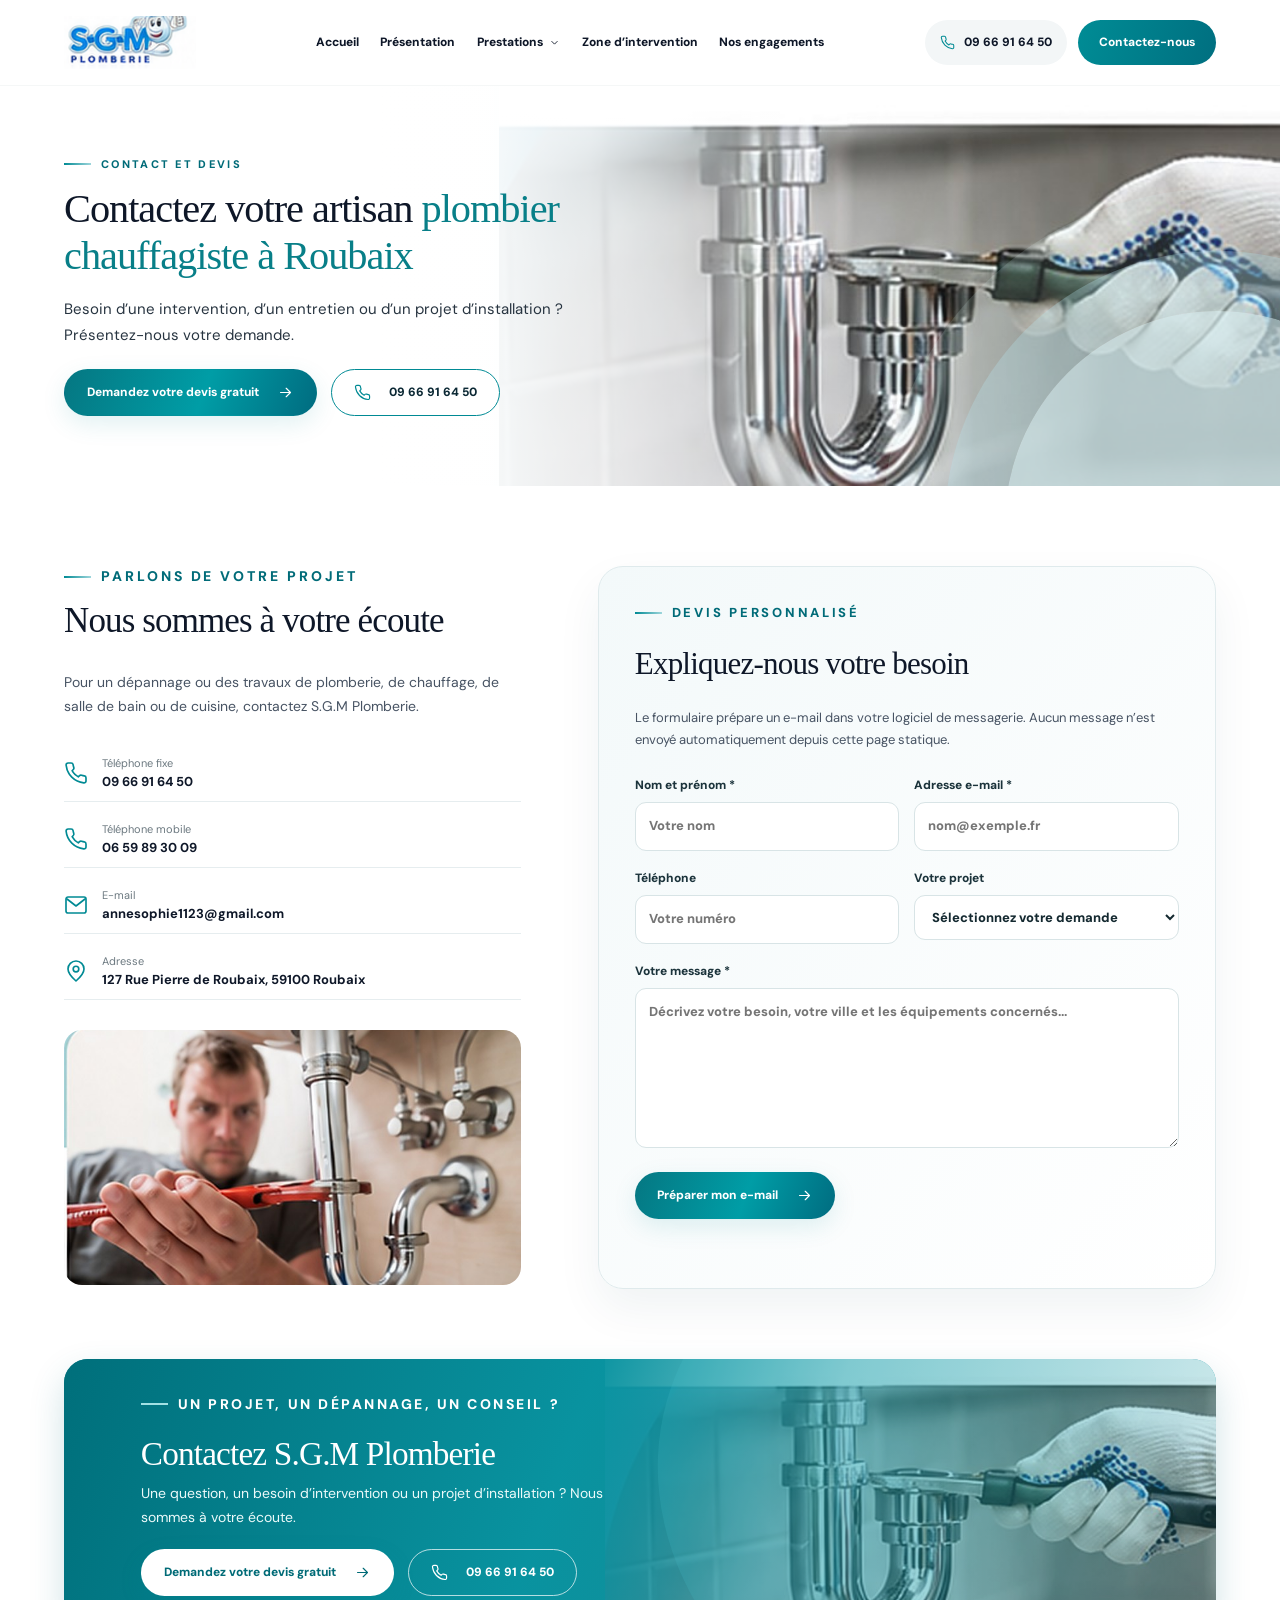
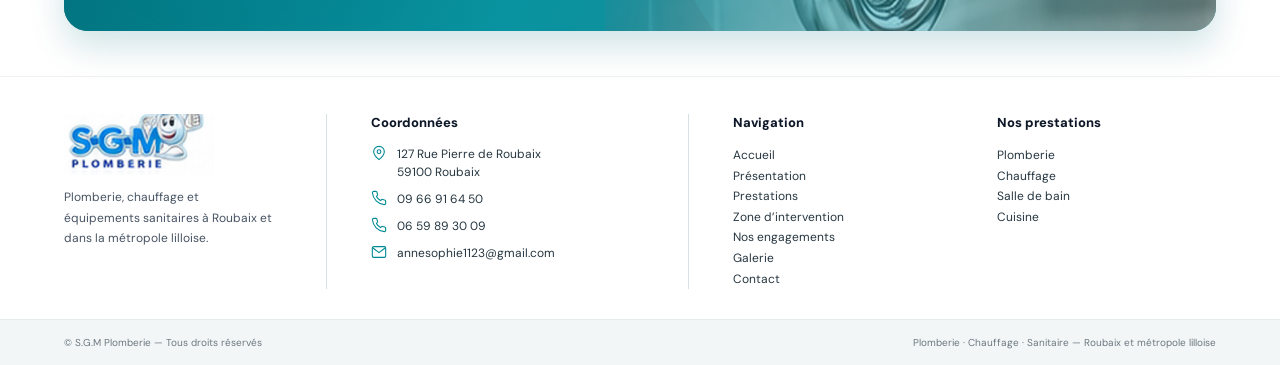
<file: contact.html>
<!doctype html><html lang="fr"><head><meta charset="utf-8"><meta name="viewport" content="width=device-width, initial-scale=1"><meta name="theme-color" content="#008b94"><title>Contacter S.G.M Plomberie à Roubaix | Devis gratuit</title><meta name="description" content="Contactez S.G.M Plomberie à Roubaix au 09 66 91 64 50 pour la plomberie, le chauffage ou vos projets de cuisine et salle de bain."><meta name="robots" content="index,follow"><meta property="og:title" content="Contacter S.G.M Plomberie à Roubaix | Devis gratuit"><meta property="og:description" content="Contactez S.G.M Plomberie à Roubaix au 09 66 91 64 50 pour la plomberie, le chauffage ou vos projets de cuisine et salle de bain."><meta property="og:type" content="website"><link rel="icon" type="image/png" href="assets/img/logo-sgm.png"><link rel="preconnect" href="https://fonts.googleapis.com"><link rel="preconnect" href="https://fonts.gstatic.com" crossorigin><link href="https://fonts.googleapis.com/css2?family=DM+Sans:wght@400;500;600;700;800&family=Manrope:wght@400;500;600;700;800&display=swap" rel="stylesheet"><link rel="stylesheet" href="assets/css/style.css">
 <script type="application/ld+json">{"@context": "https://schema.org", "@type": "Plumber", "name": "S.G.M Plomberie", "telephone": "09 66 91 64 50", "email": "annesophie1123@gmail.com", "address": {"@type": "PostalAddress", "streetAddress": "127 Rue Pierre de Roubaix", "postalCode": "59100", "addressLocality": "Roubaix", "addressCountry": "FR"}, "areaServed": ["Roubaix", "Tourcoing", "Wattrelos", "Croix", "Wasquehal", "Villeneuve-d’Ascq", "Métropole lilloise"]}</script>
 </head><body><a class="skip-link" href="#contenu">Aller au contenu</a>
 <header class="site-header" id="siteHeader"><div class="container header-inner">
 <a class="brand" href="index.html" aria-label="S.G.M Plomberie, accueil"><img src="assets/img/logo-sgm.png" alt="Logo original S.G.M Plomberie" class="" fetchpriority="high" decoding="async"></a>
 <nav class="desktop-nav" aria-label="Navigation principale"><a href="index.html" class="nav-link " >Accueil</a><a href="presentation.html" class="nav-link " >Présentation</a><div class="nav-dropdown"><a href="prestations.html" class="nav-link ">Prestations <svg class="icon " xmlns="http://www.w3.org/2000/svg" viewBox="0 0 24 24" fill="none" stroke="currentColor" stroke-width="1.65" stroke-linecap="round" stroke-linejoin="round" aria-hidden="true"><path d="m7 10 5 5 5-5"/></svg></a><div class="submenu"><a href="plomberie.html">Plomberie<svg class="icon " xmlns="http://www.w3.org/2000/svg" viewBox="0 0 24 24" fill="none" stroke="currentColor" stroke-width="1.65" stroke-linecap="round" stroke-linejoin="round" aria-hidden="true"><path d="M5 12h14m-6-6 6 6-6 6"/></svg></a><a href="chauffage.html">Chauffage<svg class="icon " xmlns="http://www.w3.org/2000/svg" viewBox="0 0 24 24" fill="none" stroke="currentColor" stroke-width="1.65" stroke-linecap="round" stroke-linejoin="round" aria-hidden="true"><path d="M5 12h14m-6-6 6 6-6 6"/></svg></a><a href="salle-de-bain.html">Salle de bain<svg class="icon " xmlns="http://www.w3.org/2000/svg" viewBox="0 0 24 24" fill="none" stroke="currentColor" stroke-width="1.65" stroke-linecap="round" stroke-linejoin="round" aria-hidden="true"><path d="M5 12h14m-6-6 6 6-6 6"/></svg></a><a href="cuisine.html">Cuisine<svg class="icon " xmlns="http://www.w3.org/2000/svg" viewBox="0 0 24 24" fill="none" stroke="currentColor" stroke-width="1.65" stroke-linecap="round" stroke-linejoin="round" aria-hidden="true"><path d="M5 12h14m-6-6 6 6-6 6"/></svg></a></div></div><a href="zone-intervention.html" class="nav-link " >Zone d’intervention</a><a href="engagements.html" class="nav-link " >Nos engagements</a></nav>
 <div class="header-actions"><a class="header-phone" href="tel:0966916450"><svg class="icon " xmlns="http://www.w3.org/2000/svg" viewBox="0 0 24 24" fill="none" stroke="currentColor" stroke-width="1.65" stroke-linecap="round" stroke-linejoin="round" aria-hidden="true"><path d="M22 16.9v3a2 2 0 0 1-2.2 2A19.8 19.8 0 0 1 2.1 4.2 2 2 0 0 1 4.1 2h3a2 2 0 0 1 2 1.7c.12.9.34 1.8.65 2.66a2 2 0 0 1-.45 2.1L8.1 9.7a16 16 0 0 0 6.2 6.2l1.24-1.2a2 2 0 0 1 2.1-.46c.86.31 1.75.53 2.66.65A2 2 0 0 1 22 16.9Z"/></svg><span>09 66 91 64 50</span></a><a class="header-contact" href="contact.html">Contactez-nous</a></div>
 <button class="mobile-menu-toggle" id="mobileMenuToggle" aria-expanded="false" aria-controls="mobileMenu" aria-label="Ouvrir le menu"><svg class="icon " xmlns="http://www.w3.org/2000/svg" viewBox="0 0 24 24" fill="none" stroke="currentColor" stroke-width="1.65" stroke-linecap="round" stroke-linejoin="round" aria-hidden="true"><path d="M4 6h16M4 12h16M4 18h16"/></svg></button></div>
 <nav class="mobile-nav" id="mobileMenu" aria-label="Navigation mobile"><a href="index.html">Accueil</a><a href="presentation.html">Présentation</a><a href="prestations.html">Toutes les prestations</a><a class="mobile-sub-link" href="plomberie.html">Plomberie</a><a class="mobile-sub-link" href="chauffage.html">Chauffage</a><a class="mobile-sub-link" href="salle-de-bain.html">Salle de bain</a><a class="mobile-sub-link" href="cuisine.html">Cuisine</a><a href="zone-intervention.html">Zone d’intervention</a><a href="engagements.html">Nos engagements</a><a href="galerie.html">Galerie</a><a href="contact.html">Contact</a><a href="tel:0966916450">09 66 91 64 50</a></nav></header><main id="contenu"><section class="page-hero hero-subpage"><div class="hero-media"><img src="assets/img/intervention-tuyauterie.jpg" alt="Photographie : contact et devis" class="kenburns" fetchpriority="high" decoding="async"></div><div class="hero-soft-overlay"></div><div class="hero-water-mark"></div><div class="container hero-layout"><div class="hero-copy"><p class="eyebrow"><span></span>CONTACT ET DEVIS</p><h1>Contactez votre artisan <em>plombier chauffagiste à Roubaix</em></h1><p class="hero-lead">Besoin d’une intervention, d’un entretien ou d’un projet d’installation ? Présentez-nous votre demande.</p><div class="btn-row"><a class="btn btn-primary" href="contact.html"><span>Demandez votre devis gratuit</span><svg class="icon " xmlns="http://www.w3.org/2000/svg" viewBox="0 0 24 24" fill="none" stroke="currentColor" stroke-width="1.65" stroke-linecap="round" stroke-linejoin="round" aria-hidden="true"><path d="M5 12h14m-6-6 6 6-6 6"/></svg></a>
 <a class="btn btn-outline" href="tel:0966916450"><svg class="icon " xmlns="http://www.w3.org/2000/svg" viewBox="0 0 24 24" fill="none" stroke="currentColor" stroke-width="1.65" stroke-linecap="round" stroke-linejoin="round" aria-hidden="true"><path d="M22 16.9v3a2 2 0 0 1-2.2 2A19.8 19.8 0 0 1 2.1 4.2 2 2 0 0 1 4.1 2h3a2 2 0 0 1 2 1.7c.12.9.34 1.8.65 2.66a2 2 0 0 1-.45 2.1L8.1 9.7a16 16 0 0 0 6.2 6.2l1.24-1.2a2 2 0 0 1 2.1-.46c.86.31 1.75.53 2.66.65A2 2 0 0 1 22 16.9Z"/></svg><span>09 66 91 64 50</span></a></div></div></div></section><section class="container contact-grid" data-reveal><div class="contact-info"><p class="eyebrow"><span></span>PARLONS DE VOTRE PROJET</p><h2>Nous sommes à votre écoute</h2><p>Pour un dépannage ou des travaux de plomberie, de chauffage, de salle de bain ou de cuisine, contactez S.G.M Plomberie.</p><div class="contact-list"><a href="tel:0966916450"><svg class="icon " xmlns="http://www.w3.org/2000/svg" viewBox="0 0 24 24" fill="none" stroke="currentColor" stroke-width="1.65" stroke-linecap="round" stroke-linejoin="round" aria-hidden="true"><path d="M22 16.9v3a2 2 0 0 1-2.2 2A19.8 19.8 0 0 1 2.1 4.2 2 2 0 0 1 4.1 2h3a2 2 0 0 1 2 1.7c.12.9.34 1.8.65 2.66a2 2 0 0 1-.45 2.1L8.1 9.7a16 16 0 0 0 6.2 6.2l1.24-1.2a2 2 0 0 1 2.1-.46c.86.31 1.75.53 2.66.65A2 2 0 0 1 22 16.9Z"/></svg><span><small>Téléphone fixe</small><strong>09 66 91 64 50</strong></span></a><a href="tel:0659893009"><svg class="icon " xmlns="http://www.w3.org/2000/svg" viewBox="0 0 24 24" fill="none" stroke="currentColor" stroke-width="1.65" stroke-linecap="round" stroke-linejoin="round" aria-hidden="true"><path d="M22 16.9v3a2 2 0 0 1-2.2 2A19.8 19.8 0 0 1 2.1 4.2 2 2 0 0 1 4.1 2h3a2 2 0 0 1 2 1.7c.12.9.34 1.8.65 2.66a2 2 0 0 1-.45 2.1L8.1 9.7a16 16 0 0 0 6.2 6.2l1.24-1.2a2 2 0 0 1 2.1-.46c.86.31 1.75.53 2.66.65A2 2 0 0 1 22 16.9Z"/></svg><span><small>Téléphone mobile</small><strong>06 59 89 30 09</strong></span></a><a href="mailto:annesophie1123@gmail.com"><svg class="icon " xmlns="http://www.w3.org/2000/svg" viewBox="0 0 24 24" fill="none" stroke="currentColor" stroke-width="1.65" stroke-linecap="round" stroke-linejoin="round" aria-hidden="true"><rect x="2" y="4" width="20" height="16" rx="2"/><path d="m3 6 9 7 9-7"/></svg><span><small>E-mail</small><strong>annesophie1123@gmail.com</strong></span></a><a href="https://www.google.com/maps/search/?api=1&query=127+Rue+Pierre+de+Roubaix+59100+Roubaix"><svg class="icon " xmlns="http://www.w3.org/2000/svg" viewBox="0 0 24 24" fill="none" stroke="currentColor" stroke-width="1.65" stroke-linecap="round" stroke-linejoin="round" aria-hidden="true"><path d="M20 10c0 5-8 12-8 12S4 15 4 10a8 8 0 1 1 16 0Z"/><circle cx="12" cy="10" r="2.8"/></svg><span><small>Adresse</small><strong>127 Rue Pierre de Roubaix, 59100 Roubaix</strong></span></a></div><div class="contact-image"><img src="assets/img/plombier-intervention.jpg" alt="Travaux de plomberie sur une tuyauterie" class="" loading="eager" decoding="async"></div></div><div class="contact-form-wrap"><p class="eyebrow"><span></span>DEVIS PERSONNALISÉ</p><h2>Expliquez-nous votre besoin</h2><p>Le formulaire prépare un e-mail dans votre logiciel de messagerie. Aucun message n’est envoyé automatiquement depuis cette page statique.</p><form id="contactForm"><div class="form-row"><label>Nom et prénom *<input type="text" name="nom" autocomplete="name" required placeholder="Votre nom"></label><label>Adresse e-mail *<input type="email" name="email" autocomplete="email" required placeholder="nom@exemple.fr"></label></div><div class="form-row"><label>Téléphone<input type="tel" name="telephone" autocomplete="tel" placeholder="Votre numéro"></label><label>Votre projet<select name="projet"><option value="Renseignements">Sélectionnez votre demande</option><option>Plomberie</option><option>Chauffage</option><option>Salle de bain</option><option>Cuisine</option></select></label></div><label>Votre message *<textarea rows="6" name="message" required placeholder="Décrivez votre besoin, votre ville et les équipements concernés..."></textarea></label><button class="btn btn-primary form-submit" type="submit"><span>Préparer mon e-mail</span><svg class="icon " xmlns="http://www.w3.org/2000/svg" viewBox="0 0 24 24" fill="none" stroke="currentColor" stroke-width="1.65" stroke-linecap="round" stroke-linejoin="round" aria-hidden="true"><path d="M5 12h14m-6-6 6 6-6 6"/></svg></button><p class="form-status" id="formStatus" role="status" aria-live="polite"></p></form></div></section><section class="contact-cta container" data-reveal><div class="contact-cta-photo"><img src="assets/img/intervention-tuyauterie.jpg" alt="Intervention sur une tuyauterie chromée" class="" loading="eager" decoding="async"></div><div class="contact-cta-content"><p class="eyebrow"><span></span>UN PROJET, UN DÉPANNAGE, UN CONSEIL ?</p><h2>Contactez S.G.M Plomberie</h2><p>Une question, un besoin d’intervention ou un projet d’installation ? Nous sommes à votre écoute.</p><div class="btn-row"><a class="btn btn-primary" href="contact.html"><span>Demandez votre devis gratuit</span><svg class="icon " xmlns="http://www.w3.org/2000/svg" viewBox="0 0 24 24" fill="none" stroke="currentColor" stroke-width="1.65" stroke-linecap="round" stroke-linejoin="round" aria-hidden="true"><path d="M5 12h14m-6-6 6 6-6 6"/></svg></a>
 <a class="btn btn-outline-light" href="tel:0966916450"><svg class="icon " xmlns="http://www.w3.org/2000/svg" viewBox="0 0 24 24" fill="none" stroke="currentColor" stroke-width="1.65" stroke-linecap="round" stroke-linejoin="round" aria-hidden="true"><path d="M22 16.9v3a2 2 0 0 1-2.2 2A19.8 19.8 0 0 1 2.1 4.2 2 2 0 0 1 4.1 2h3a2 2 0 0 1 2 1.7c.12.9.34 1.8.65 2.66a2 2 0 0 1-.45 2.1L8.1 9.7a16 16 0 0 0 6.2 6.2l1.24-1.2a2 2 0 0 1 2.1-.46c.86.31 1.75.53 2.66.65A2 2 0 0 1 22 16.9Z"/></svg><span>09 66 91 64 50</span></a></div></div></section></main><footer class="footer"><div class="container footer-main">
 <div class="footer-brand"><img src="assets/img/logo-sgm.png" alt="S.G.M Plomberie" class="" loading="eager" decoding="async">
 <p>Plomberie, chauffage et équipements sanitaires à Roubaix et dans la métropole lilloise.</p></div>
 <div class="footer-contact"><h3>Coordonnées</h3><a href="https://www.google.com/maps/search/?api=1&query=127+Rue+Pierre+de+Roubaix+59100+Roubaix" target="_blank" rel="noopener"><svg class="icon " xmlns="http://www.w3.org/2000/svg" viewBox="0 0 24 24" fill="none" stroke="currentColor" stroke-width="1.65" stroke-linecap="round" stroke-linejoin="round" aria-hidden="true"><path d="M20 10c0 5-8 12-8 12S4 15 4 10a8 8 0 1 1 16 0Z"/><circle cx="12" cy="10" r="2.8"/></svg><span>127 Rue Pierre de Roubaix<br>59100 Roubaix</span></a><a href="tel:0966916450"><svg class="icon " xmlns="http://www.w3.org/2000/svg" viewBox="0 0 24 24" fill="none" stroke="currentColor" stroke-width="1.65" stroke-linecap="round" stroke-linejoin="round" aria-hidden="true"><path d="M22 16.9v3a2 2 0 0 1-2.2 2A19.8 19.8 0 0 1 2.1 4.2 2 2 0 0 1 4.1 2h3a2 2 0 0 1 2 1.7c.12.9.34 1.8.65 2.66a2 2 0 0 1-.45 2.1L8.1 9.7a16 16 0 0 0 6.2 6.2l1.24-1.2a2 2 0 0 1 2.1-.46c.86.31 1.75.53 2.66.65A2 2 0 0 1 22 16.9Z"/></svg>09 66 91 64 50</a><a href="tel:0659893009"><svg class="icon " xmlns="http://www.w3.org/2000/svg" viewBox="0 0 24 24" fill="none" stroke="currentColor" stroke-width="1.65" stroke-linecap="round" stroke-linejoin="round" aria-hidden="true"><path d="M22 16.9v3a2 2 0 0 1-2.2 2A19.8 19.8 0 0 1 2.1 4.2 2 2 0 0 1 4.1 2h3a2 2 0 0 1 2 1.7c.12.9.34 1.8.65 2.66a2 2 0 0 1-.45 2.1L8.1 9.7a16 16 0 0 0 6.2 6.2l1.24-1.2a2 2 0 0 1 2.1-.46c.86.31 1.75.53 2.66.65A2 2 0 0 1 22 16.9Z"/></svg>06 59 89 30 09</a><a href="mailto:annesophie1123@gmail.com"><svg class="icon " xmlns="http://www.w3.org/2000/svg" viewBox="0 0 24 24" fill="none" stroke="currentColor" stroke-width="1.65" stroke-linecap="round" stroke-linejoin="round" aria-hidden="true"><rect x="2" y="4" width="20" height="16" rx="2"/><path d="m3 6 9 7 9-7"/></svg>annesophie1123@gmail.com</a></div>
 <div class="footer-menu"><h3>Navigation</h3><a href="index.html">Accueil</a><a href="presentation.html">Présentation</a><a href="prestations.html">Prestations</a><a href="zone-intervention.html">Zone d’intervention</a><a href="engagements.html">Nos engagements</a><a href="galerie.html">Galerie</a><a href="contact.html">Contact</a></div><div class="footer-menu"><h3>Nos prestations</h3><a href="plomberie.html">Plomberie</a><a href="chauffage.html">Chauffage</a><a href="salle-de-bain.html">Salle de bain</a><a href="cuisine.html">Cuisine</a></div>
 </div><div class="footer-bottom"><div class="container footer-bottom-inner"><span>© S.G.M Plomberie — Tous droits réservés</span><span>Plomberie · Chauffage · Sanitaire — Roubaix et métropole lilloise</span></div></div></footer><script defer src="assets/js/app.js"></script></body></html>
</file>
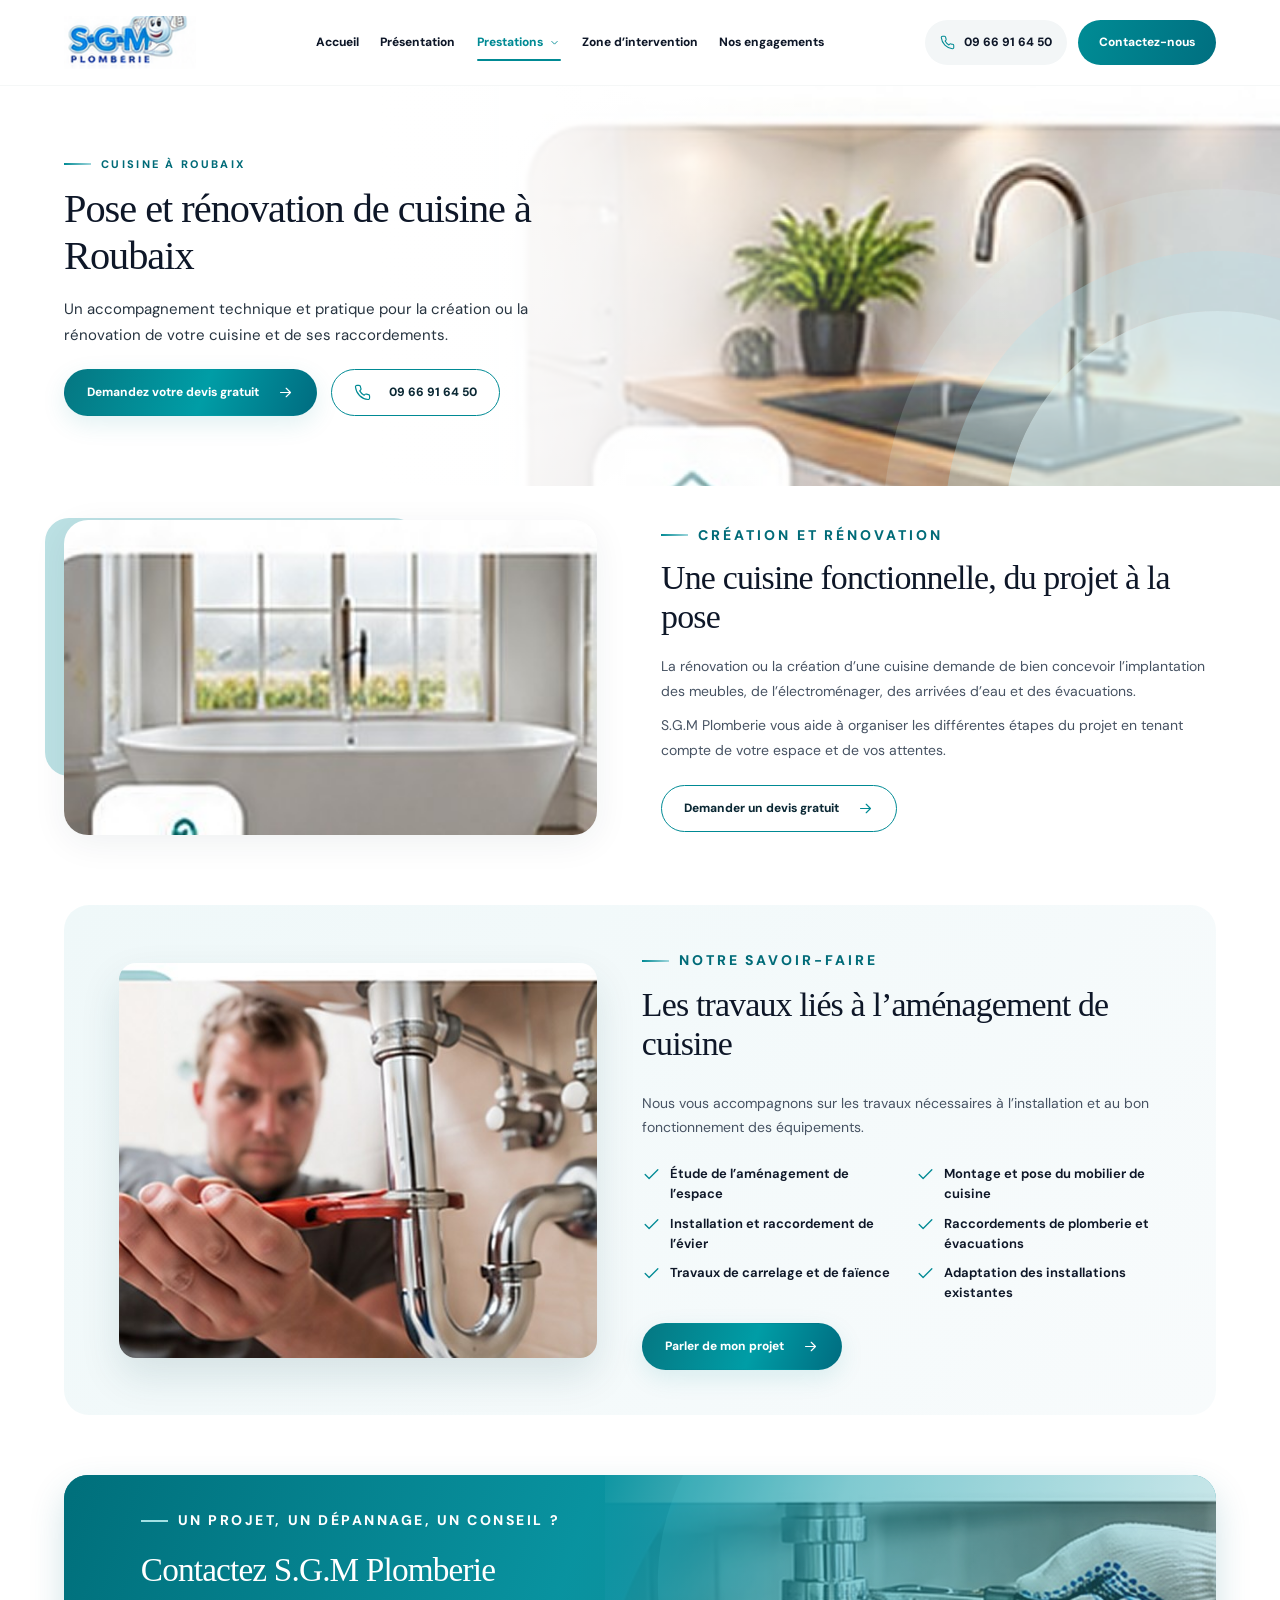
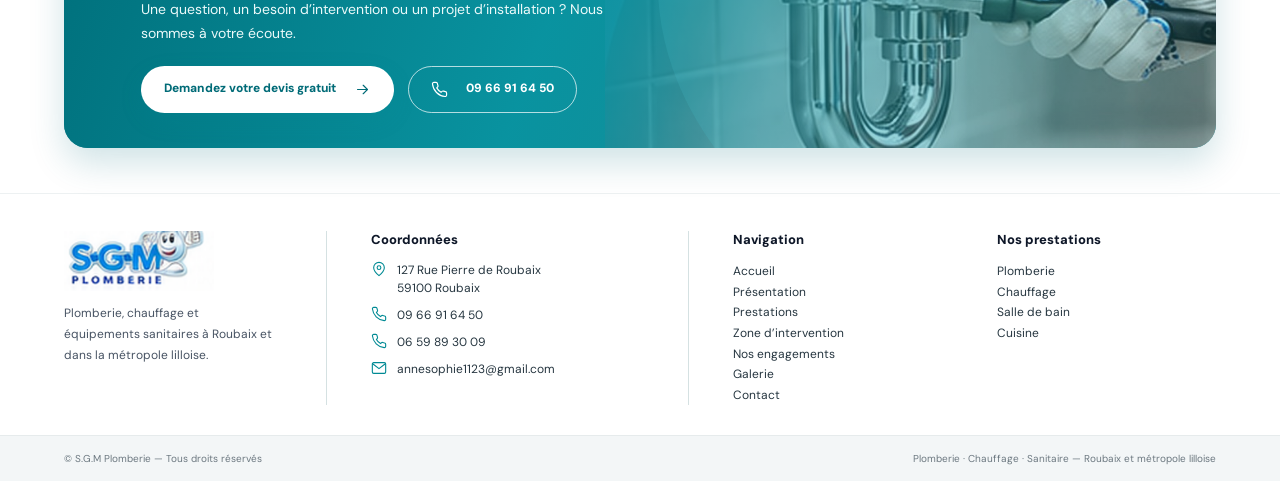
<file: cuisine.html>
<!doctype html><html lang="fr"><head><meta charset="utf-8"><meta name="viewport" content="width=device-width, initial-scale=1"><meta name="theme-color" content="#008b94"><title>Pose et rénovation de cuisine à Roubaix | S.G.M Plomberie</title><meta name="description" content="Pose et rénovation de cuisine à Roubaix : aménagement, mobilier, plomberie et raccordements. S.G.M Plomberie vous conseille pour vos travaux."><meta name="robots" content="index,follow"><meta property="og:title" content="Pose et rénovation de cuisine à Roubaix | S.G.M Plomberie"><meta property="og:description" content="Pose et rénovation de cuisine à Roubaix : aménagement, mobilier, plomberie et raccordements. S.G.M Plomberie vous conseille pour vos travaux."><meta property="og:type" content="website"><link rel="icon" type="image/png" href="assets/img/logo-sgm.png"><link rel="preconnect" href="https://fonts.googleapis.com"><link rel="preconnect" href="https://fonts.gstatic.com" crossorigin><link href="https://fonts.googleapis.com/css2?family=DM+Sans:wght@400;500;600;700;800&family=Manrope:wght@400;500;600;700;800&display=swap" rel="stylesheet"><link rel="stylesheet" href="assets/css/style.css">
 <script type="application/ld+json">{"@context": "https://schema.org", "@type": "Plumber", "name": "S.G.M Plomberie", "telephone": "09 66 91 64 50", "email": "annesophie1123@gmail.com", "address": {"@type": "PostalAddress", "streetAddress": "127 Rue Pierre de Roubaix", "postalCode": "59100", "addressLocality": "Roubaix", "addressCountry": "FR"}, "areaServed": ["Roubaix", "Tourcoing", "Wattrelos", "Croix", "Wasquehal", "Villeneuve-d’Ascq", "Métropole lilloise"]}</script>
 </head><body><a class="skip-link" href="#contenu">Aller au contenu</a>
 <header class="site-header" id="siteHeader"><div class="container header-inner">
 <a class="brand" href="index.html" aria-label="S.G.M Plomberie, accueil"><img src="assets/img/logo-sgm.png" alt="Logo original S.G.M Plomberie" class="" fetchpriority="high" decoding="async"></a>
 <nav class="desktop-nav" aria-label="Navigation principale"><a href="index.html" class="nav-link " >Accueil</a><a href="presentation.html" class="nav-link " >Présentation</a><div class="nav-dropdown"><a href="prestations.html" class="nav-link active">Prestations <svg class="icon " xmlns="http://www.w3.org/2000/svg" viewBox="0 0 24 24" fill="none" stroke="currentColor" stroke-width="1.65" stroke-linecap="round" stroke-linejoin="round" aria-hidden="true"><path d="m7 10 5 5 5-5"/></svg></a><div class="submenu"><a href="plomberie.html">Plomberie<svg class="icon " xmlns="http://www.w3.org/2000/svg" viewBox="0 0 24 24" fill="none" stroke="currentColor" stroke-width="1.65" stroke-linecap="round" stroke-linejoin="round" aria-hidden="true"><path d="M5 12h14m-6-6 6 6-6 6"/></svg></a><a href="chauffage.html">Chauffage<svg class="icon " xmlns="http://www.w3.org/2000/svg" viewBox="0 0 24 24" fill="none" stroke="currentColor" stroke-width="1.65" stroke-linecap="round" stroke-linejoin="round" aria-hidden="true"><path d="M5 12h14m-6-6 6 6-6 6"/></svg></a><a href="salle-de-bain.html">Salle de bain<svg class="icon " xmlns="http://www.w3.org/2000/svg" viewBox="0 0 24 24" fill="none" stroke="currentColor" stroke-width="1.65" stroke-linecap="round" stroke-linejoin="round" aria-hidden="true"><path d="M5 12h14m-6-6 6 6-6 6"/></svg></a><a href="cuisine.html">Cuisine<svg class="icon " xmlns="http://www.w3.org/2000/svg" viewBox="0 0 24 24" fill="none" stroke="currentColor" stroke-width="1.65" stroke-linecap="round" stroke-linejoin="round" aria-hidden="true"><path d="M5 12h14m-6-6 6 6-6 6"/></svg></a></div></div><a href="zone-intervention.html" class="nav-link " >Zone d’intervention</a><a href="engagements.html" class="nav-link " >Nos engagements</a></nav>
 <div class="header-actions"><a class="header-phone" href="tel:0966916450"><svg class="icon " xmlns="http://www.w3.org/2000/svg" viewBox="0 0 24 24" fill="none" stroke="currentColor" stroke-width="1.65" stroke-linecap="round" stroke-linejoin="round" aria-hidden="true"><path d="M22 16.9v3a2 2 0 0 1-2.2 2A19.8 19.8 0 0 1 2.1 4.2 2 2 0 0 1 4.1 2h3a2 2 0 0 1 2 1.7c.12.9.34 1.8.65 2.66a2 2 0 0 1-.45 2.1L8.1 9.7a16 16 0 0 0 6.2 6.2l1.24-1.2a2 2 0 0 1 2.1-.46c.86.31 1.75.53 2.66.65A2 2 0 0 1 22 16.9Z"/></svg><span>09 66 91 64 50</span></a><a class="header-contact" href="contact.html">Contactez-nous</a></div>
 <button class="mobile-menu-toggle" id="mobileMenuToggle" aria-expanded="false" aria-controls="mobileMenu" aria-label="Ouvrir le menu"><svg class="icon " xmlns="http://www.w3.org/2000/svg" viewBox="0 0 24 24" fill="none" stroke="currentColor" stroke-width="1.65" stroke-linecap="round" stroke-linejoin="round" aria-hidden="true"><path d="M4 6h16M4 12h16M4 18h16"/></svg></button></div>
 <nav class="mobile-nav" id="mobileMenu" aria-label="Navigation mobile"><a href="index.html">Accueil</a><a href="presentation.html">Présentation</a><a href="prestations.html">Toutes les prestations</a><a class="mobile-sub-link" href="plomberie.html">Plomberie</a><a class="mobile-sub-link" href="chauffage.html">Chauffage</a><a class="mobile-sub-link" href="salle-de-bain.html">Salle de bain</a><a class="mobile-sub-link" href="cuisine.html">Cuisine</a><a href="zone-intervention.html">Zone d’intervention</a><a href="engagements.html">Nos engagements</a><a href="galerie.html">Galerie</a><a href="contact.html">Contact</a><a href="tel:0966916450">09 66 91 64 50</a></nav></header><main id="contenu"><section class="page-hero hero-subpage"><div class="hero-media"><img src="assets/img/service-cuisine.jpg" alt="Photographie : cuisine à roubaix" class="kenburns" fetchpriority="high" decoding="async"></div><div class="hero-soft-overlay"></div><div class="hero-water-mark"></div><div class="container hero-layout"><div class="hero-copy"><p class="eyebrow"><span></span>CUISINE À ROUBAIX</p><h1>Pose et rénovation de cuisine à Roubaix</h1><p class="hero-lead">Un accompagnement technique et pratique pour la création ou la rénovation de votre cuisine et de ses raccordements.</p><div class="btn-row"><a class="btn btn-primary" href="contact.html"><span>Demandez votre devis gratuit</span><svg class="icon " xmlns="http://www.w3.org/2000/svg" viewBox="0 0 24 24" fill="none" stroke="currentColor" stroke-width="1.65" stroke-linecap="round" stroke-linejoin="round" aria-hidden="true"><path d="M5 12h14m-6-6 6 6-6 6"/></svg></a>
 <a class="btn btn-outline" href="tel:0966916450"><svg class="icon " xmlns="http://www.w3.org/2000/svg" viewBox="0 0 24 24" fill="none" stroke="currentColor" stroke-width="1.65" stroke-linecap="round" stroke-linejoin="round" aria-hidden="true"><path d="M22 16.9v3a2 2 0 0 1-2.2 2A19.8 19.8 0 0 1 2.1 4.2 2 2 0 0 1 4.1 2h3a2 2 0 0 1 2 1.7c.12.9.34 1.8.65 2.66a2 2 0 0 1-.45 2.1L8.1 9.7a16 16 0 0 0 6.2 6.2l1.24-1.2a2 2 0 0 1 2.1-.46c.86.31 1.75.53 2.66.65A2 2 0 0 1 22 16.9Z"/></svg><span>09 66 91 64 50</span></a></div></div></div></section><section class="container content-split  " data-reveal><div class="split-image image-framed"><img src="assets/img/service-salle-de-bain.jpg" alt="Une cuisine fonctionnelle, du projet à la pose" class="" loading="eager" decoding="async"></div><div class="split-content"><p class="eyebrow"><span></span>CRÉATION ET RÉNOVATION</p><h2>Une cuisine fonctionnelle, du projet à la pose</h2><p>La rénovation ou la création d’une cuisine demande de bien concevoir l’implantation des meubles, de l’électroménager, des arrivées d’eau et des évacuations.</p><p>S.G.M Plomberie vous aide à organiser les différentes étapes du projet en tenant compte de votre espace et de vos attentes.</p><a class="btn btn-outline" href="contact.html"><span>Demander un devis gratuit</span><svg class="icon " xmlns="http://www.w3.org/2000/svg" viewBox="0 0 24 24" fill="none" stroke="currentColor" stroke-width="1.65" stroke-linecap="round" stroke-linejoin="round" aria-hidden="true"><path d="M5 12h14m-6-6 6 6-6 6"/></svg></a></div></section><section class="feature-panel container flip" data-reveal><div class="feature-copy"><p class="eyebrow"><span></span>NOTRE SAVOIR-FAIRE</p><h2>Les travaux liés à l’aménagement de cuisine</h2><p>Nous vous accompagnons sur les travaux nécessaires à l’installation et au bon fonctionnement des équipements.</p><ul class="checklist"><li><svg class="icon " xmlns="http://www.w3.org/2000/svg" viewBox="0 0 24 24" fill="none" stroke="currentColor" stroke-width="1.65" stroke-linecap="round" stroke-linejoin="round" aria-hidden="true"><path d="m4 12 5 5L20 6"/></svg><span>Étude de l’aménagement de l’espace</span></li><li><svg class="icon " xmlns="http://www.w3.org/2000/svg" viewBox="0 0 24 24" fill="none" stroke="currentColor" stroke-width="1.65" stroke-linecap="round" stroke-linejoin="round" aria-hidden="true"><path d="m4 12 5 5L20 6"/></svg><span>Montage et pose du mobilier de cuisine</span></li><li><svg class="icon " xmlns="http://www.w3.org/2000/svg" viewBox="0 0 24 24" fill="none" stroke="currentColor" stroke-width="1.65" stroke-linecap="round" stroke-linejoin="round" aria-hidden="true"><path d="m4 12 5 5L20 6"/></svg><span>Installation et raccordement de l’évier</span></li><li><svg class="icon " xmlns="http://www.w3.org/2000/svg" viewBox="0 0 24 24" fill="none" stroke="currentColor" stroke-width="1.65" stroke-linecap="round" stroke-linejoin="round" aria-hidden="true"><path d="m4 12 5 5L20 6"/></svg><span>Raccordements de plomberie et évacuations</span></li><li><svg class="icon " xmlns="http://www.w3.org/2000/svg" viewBox="0 0 24 24" fill="none" stroke="currentColor" stroke-width="1.65" stroke-linecap="round" stroke-linejoin="round" aria-hidden="true"><path d="m4 12 5 5L20 6"/></svg><span>Travaux de carrelage et de faïence</span></li><li><svg class="icon " xmlns="http://www.w3.org/2000/svg" viewBox="0 0 24 24" fill="none" stroke="currentColor" stroke-width="1.65" stroke-linecap="round" stroke-linejoin="round" aria-hidden="true"><path d="m4 12 5 5L20 6"/></svg><span>Adaptation des installations existantes</span></li></ul><a class="btn btn-primary" href="contact.html"><span>Parler de mon projet</span><svg class="icon " xmlns="http://www.w3.org/2000/svg" viewBox="0 0 24 24" fill="none" stroke="currentColor" stroke-width="1.65" stroke-linecap="round" stroke-linejoin="round" aria-hidden="true"><path d="M5 12h14m-6-6 6 6-6 6"/></svg></a></div><div class="feature-image"><img src="assets/img/plombier-intervention.jpg" alt="Les travaux liés à l’aménagement de cuisine" class="" loading="eager" decoding="async"></div></section><section class="contact-cta container" data-reveal><div class="contact-cta-photo"><img src="assets/img/intervention-tuyauterie.jpg" alt="Intervention sur une tuyauterie chromée" class="" loading="eager" decoding="async"></div><div class="contact-cta-content"><p class="eyebrow"><span></span>UN PROJET, UN DÉPANNAGE, UN CONSEIL ?</p><h2>Contactez S.G.M Plomberie</h2><p>Une question, un besoin d’intervention ou un projet d’installation ? Nous sommes à votre écoute.</p><div class="btn-row"><a class="btn btn-primary" href="contact.html"><span>Demandez votre devis gratuit</span><svg class="icon " xmlns="http://www.w3.org/2000/svg" viewBox="0 0 24 24" fill="none" stroke="currentColor" stroke-width="1.65" stroke-linecap="round" stroke-linejoin="round" aria-hidden="true"><path d="M5 12h14m-6-6 6 6-6 6"/></svg></a>
 <a class="btn btn-outline-light" href="tel:0966916450"><svg class="icon " xmlns="http://www.w3.org/2000/svg" viewBox="0 0 24 24" fill="none" stroke="currentColor" stroke-width="1.65" stroke-linecap="round" stroke-linejoin="round" aria-hidden="true"><path d="M22 16.9v3a2 2 0 0 1-2.2 2A19.8 19.8 0 0 1 2.1 4.2 2 2 0 0 1 4.1 2h3a2 2 0 0 1 2 1.7c.12.9.34 1.8.65 2.66a2 2 0 0 1-.45 2.1L8.1 9.7a16 16 0 0 0 6.2 6.2l1.24-1.2a2 2 0 0 1 2.1-.46c.86.31 1.75.53 2.66.65A2 2 0 0 1 22 16.9Z"/></svg><span>09 66 91 64 50</span></a></div></div></section></main><footer class="footer"><div class="container footer-main">
 <div class="footer-brand"><img src="assets/img/logo-sgm.png" alt="S.G.M Plomberie" class="" loading="eager" decoding="async">
 <p>Plomberie, chauffage et équipements sanitaires à Roubaix et dans la métropole lilloise.</p></div>
 <div class="footer-contact"><h3>Coordonnées</h3><a href="https://www.google.com/maps/search/?api=1&query=127+Rue+Pierre+de+Roubaix+59100+Roubaix" target="_blank" rel="noopener"><svg class="icon " xmlns="http://www.w3.org/2000/svg" viewBox="0 0 24 24" fill="none" stroke="currentColor" stroke-width="1.65" stroke-linecap="round" stroke-linejoin="round" aria-hidden="true"><path d="M20 10c0 5-8 12-8 12S4 15 4 10a8 8 0 1 1 16 0Z"/><circle cx="12" cy="10" r="2.8"/></svg><span>127 Rue Pierre de Roubaix<br>59100 Roubaix</span></a><a href="tel:0966916450"><svg class="icon " xmlns="http://www.w3.org/2000/svg" viewBox="0 0 24 24" fill="none" stroke="currentColor" stroke-width="1.65" stroke-linecap="round" stroke-linejoin="round" aria-hidden="true"><path d="M22 16.9v3a2 2 0 0 1-2.2 2A19.8 19.8 0 0 1 2.1 4.2 2 2 0 0 1 4.1 2h3a2 2 0 0 1 2 1.7c.12.9.34 1.8.65 2.66a2 2 0 0 1-.45 2.1L8.1 9.7a16 16 0 0 0 6.2 6.2l1.24-1.2a2 2 0 0 1 2.1-.46c.86.31 1.75.53 2.66.65A2 2 0 0 1 22 16.9Z"/></svg>09 66 91 64 50</a><a href="tel:0659893009"><svg class="icon " xmlns="http://www.w3.org/2000/svg" viewBox="0 0 24 24" fill="none" stroke="currentColor" stroke-width="1.65" stroke-linecap="round" stroke-linejoin="round" aria-hidden="true"><path d="M22 16.9v3a2 2 0 0 1-2.2 2A19.8 19.8 0 0 1 2.1 4.2 2 2 0 0 1 4.1 2h3a2 2 0 0 1 2 1.7c.12.9.34 1.8.65 2.66a2 2 0 0 1-.45 2.1L8.1 9.7a16 16 0 0 0 6.2 6.2l1.24-1.2a2 2 0 0 1 2.1-.46c.86.31 1.75.53 2.66.65A2 2 0 0 1 22 16.9Z"/></svg>06 59 89 30 09</a><a href="mailto:annesophie1123@gmail.com"><svg class="icon " xmlns="http://www.w3.org/2000/svg" viewBox="0 0 24 24" fill="none" stroke="currentColor" stroke-width="1.65" stroke-linecap="round" stroke-linejoin="round" aria-hidden="true"><rect x="2" y="4" width="20" height="16" rx="2"/><path d="m3 6 9 7 9-7"/></svg>annesophie1123@gmail.com</a></div>
 <div class="footer-menu"><h3>Navigation</h3><a href="index.html">Accueil</a><a href="presentation.html">Présentation</a><a href="prestations.html">Prestations</a><a href="zone-intervention.html">Zone d’intervention</a><a href="engagements.html">Nos engagements</a><a href="galerie.html">Galerie</a><a href="contact.html">Contact</a></div><div class="footer-menu"><h3>Nos prestations</h3><a href="plomberie.html">Plomberie</a><a href="chauffage.html">Chauffage</a><a href="salle-de-bain.html">Salle de bain</a><a href="cuisine.html">Cuisine</a></div>
 </div><div class="footer-bottom"><div class="container footer-bottom-inner"><span>© S.G.M Plomberie — Tous droits réservés</span><span>Plomberie · Chauffage · Sanitaire — Roubaix et métropole lilloise</span></div></div></footer><script defer src="assets/js/app.js"></script></body></html>
</file>
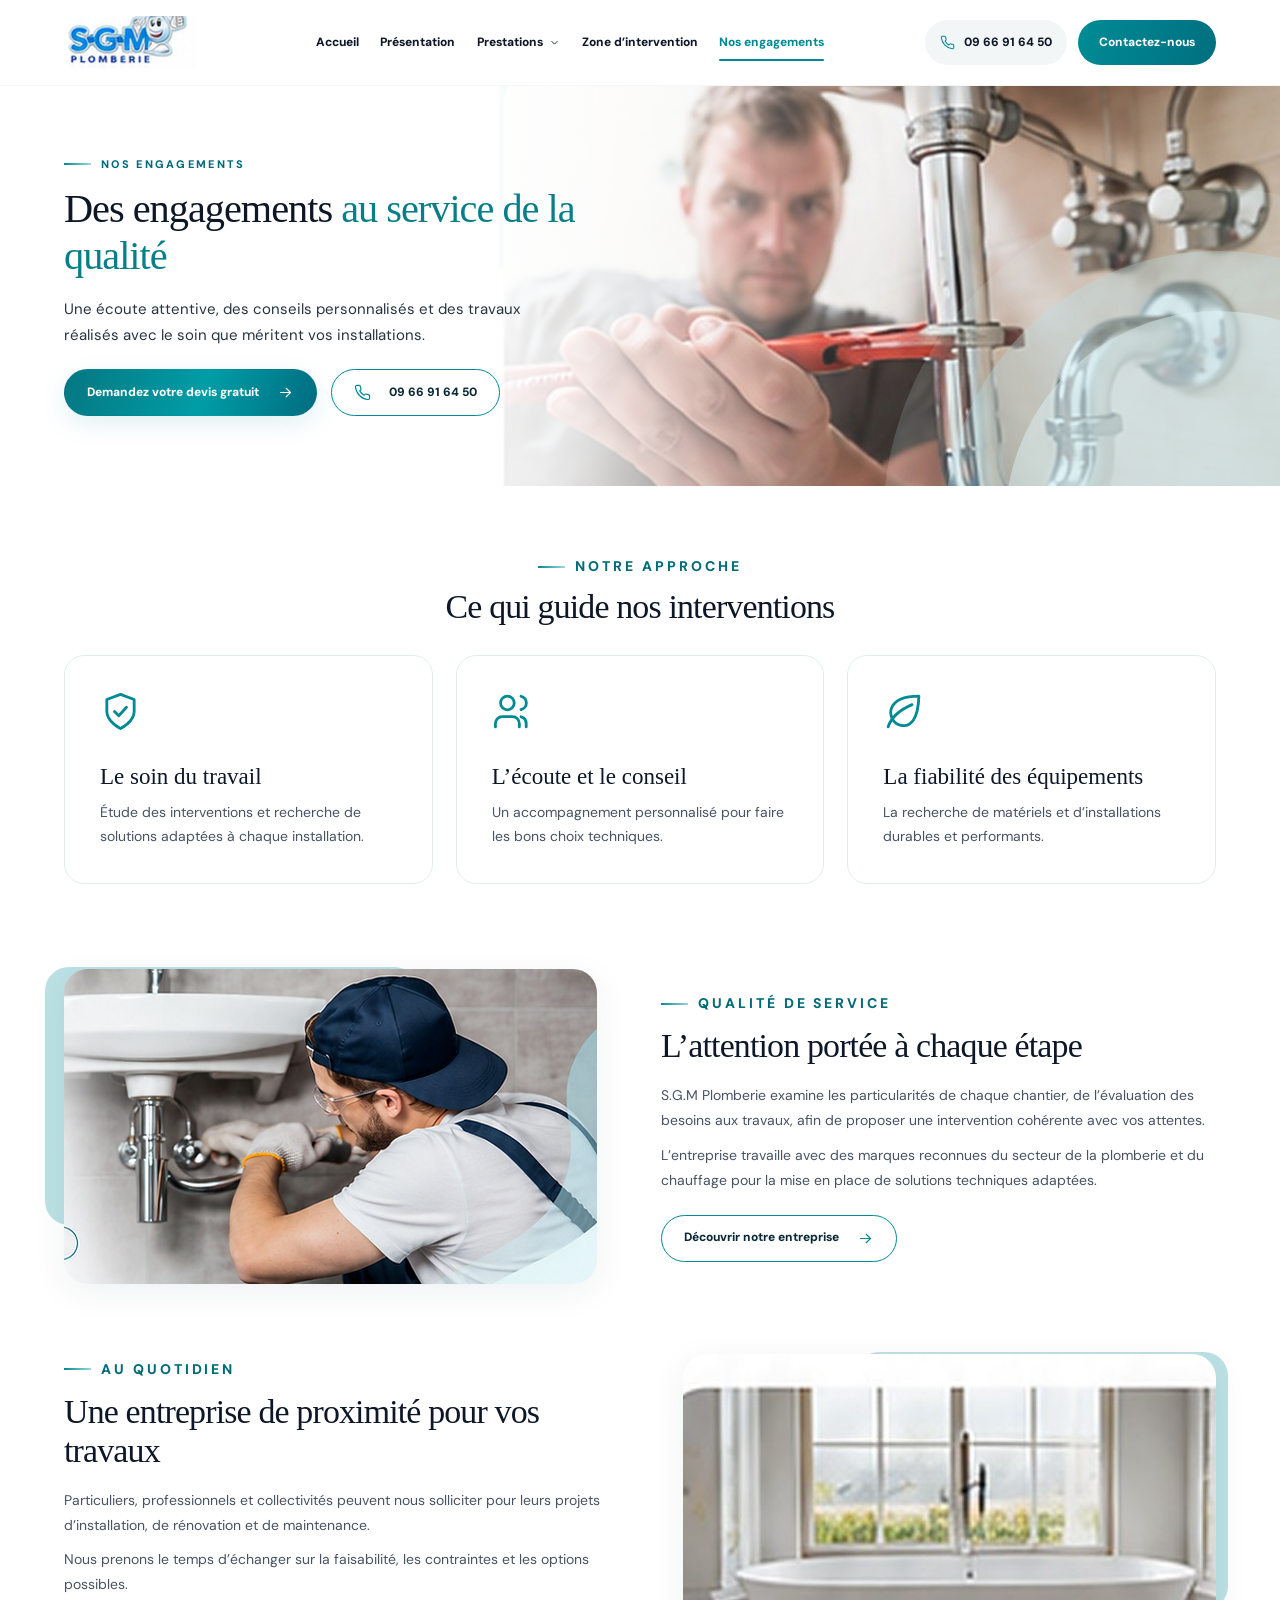
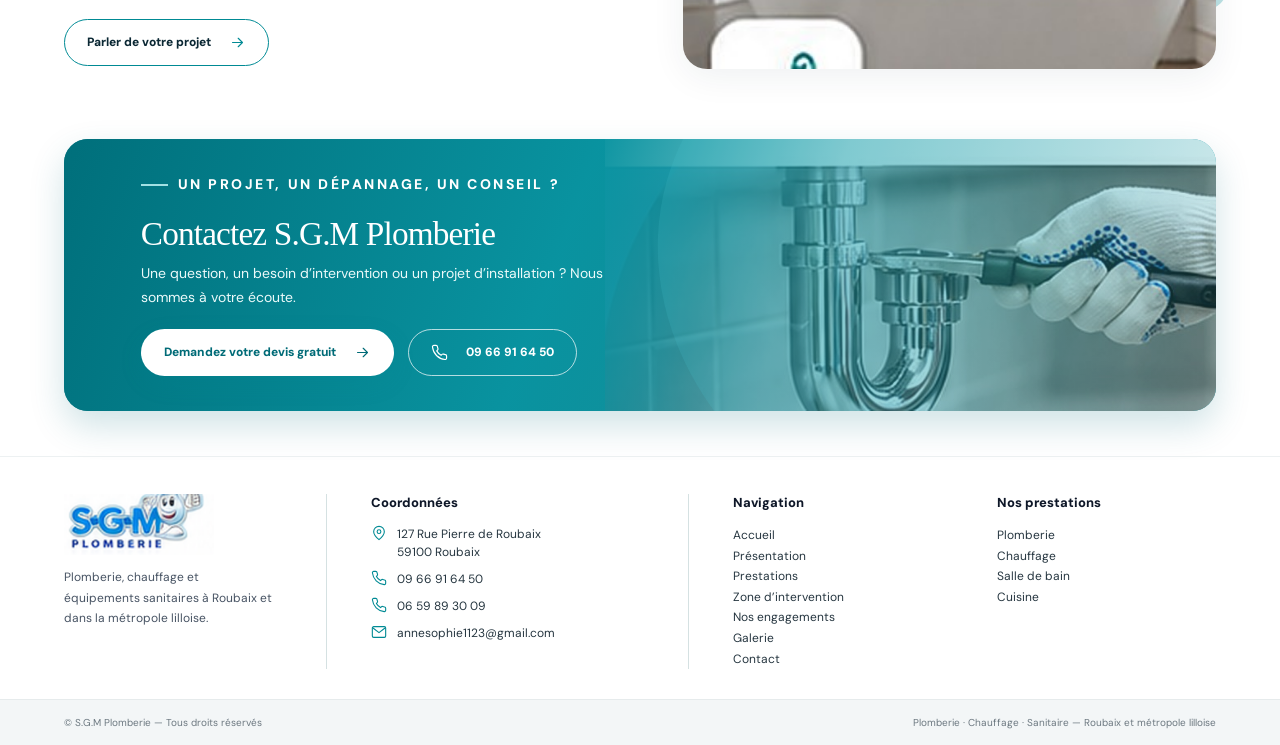
<file: engagements.html>
<!doctype html><html lang="fr"><head><meta charset="utf-8"><meta name="viewport" content="width=device-width, initial-scale=1"><meta name="theme-color" content="#008b94"><title>Nos engagements qualité à Roubaix | S.G.M Plomberie</title><meta name="description" content="Découvrez les engagements S.G.M Plomberie à Roubaix : qualité d’exécution, écoute, conseil et solutions fiables pour vos travaux."><meta name="robots" content="index,follow"><meta property="og:title" content="Nos engagements qualité à Roubaix | S.G.M Plomberie"><meta property="og:description" content="Découvrez les engagements S.G.M Plomberie à Roubaix : qualité d’exécution, écoute, conseil et solutions fiables pour vos travaux."><meta property="og:type" content="website"><link rel="icon" type="image/png" href="assets/img/logo-sgm.png"><link rel="preconnect" href="https://fonts.googleapis.com"><link rel="preconnect" href="https://fonts.gstatic.com" crossorigin><link href="https://fonts.googleapis.com/css2?family=DM+Sans:wght@400;500;600;700;800&family=Manrope:wght@400;500;600;700;800&display=swap" rel="stylesheet"><link rel="stylesheet" href="assets/css/style.css">
 <script type="application/ld+json">{"@context": "https://schema.org", "@type": "Plumber", "name": "S.G.M Plomberie", "telephone": "09 66 91 64 50", "email": "annesophie1123@gmail.com", "address": {"@type": "PostalAddress", "streetAddress": "127 Rue Pierre de Roubaix", "postalCode": "59100", "addressLocality": "Roubaix", "addressCountry": "FR"}, "areaServed": ["Roubaix", "Tourcoing", "Wattrelos", "Croix", "Wasquehal", "Villeneuve-d’Ascq", "Métropole lilloise"]}</script>
 </head><body><a class="skip-link" href="#contenu">Aller au contenu</a>
 <header class="site-header" id="siteHeader"><div class="container header-inner">
 <a class="brand" href="index.html" aria-label="S.G.M Plomberie, accueil"><img src="assets/img/logo-sgm.png" alt="Logo original S.G.M Plomberie" class="" fetchpriority="high" decoding="async"></a>
 <nav class="desktop-nav" aria-label="Navigation principale"><a href="index.html" class="nav-link " >Accueil</a><a href="presentation.html" class="nav-link " >Présentation</a><div class="nav-dropdown"><a href="prestations.html" class="nav-link ">Prestations <svg class="icon " xmlns="http://www.w3.org/2000/svg" viewBox="0 0 24 24" fill="none" stroke="currentColor" stroke-width="1.65" stroke-linecap="round" stroke-linejoin="round" aria-hidden="true"><path d="m7 10 5 5 5-5"/></svg></a><div class="submenu"><a href="plomberie.html">Plomberie<svg class="icon " xmlns="http://www.w3.org/2000/svg" viewBox="0 0 24 24" fill="none" stroke="currentColor" stroke-width="1.65" stroke-linecap="round" stroke-linejoin="round" aria-hidden="true"><path d="M5 12h14m-6-6 6 6-6 6"/></svg></a><a href="chauffage.html">Chauffage<svg class="icon " xmlns="http://www.w3.org/2000/svg" viewBox="0 0 24 24" fill="none" stroke="currentColor" stroke-width="1.65" stroke-linecap="round" stroke-linejoin="round" aria-hidden="true"><path d="M5 12h14m-6-6 6 6-6 6"/></svg></a><a href="salle-de-bain.html">Salle de bain<svg class="icon " xmlns="http://www.w3.org/2000/svg" viewBox="0 0 24 24" fill="none" stroke="currentColor" stroke-width="1.65" stroke-linecap="round" stroke-linejoin="round" aria-hidden="true"><path d="M5 12h14m-6-6 6 6-6 6"/></svg></a><a href="cuisine.html">Cuisine<svg class="icon " xmlns="http://www.w3.org/2000/svg" viewBox="0 0 24 24" fill="none" stroke="currentColor" stroke-width="1.65" stroke-linecap="round" stroke-linejoin="round" aria-hidden="true"><path d="M5 12h14m-6-6 6 6-6 6"/></svg></a></div></div><a href="zone-intervention.html" class="nav-link " >Zone d’intervention</a><a href="engagements.html" class="nav-link active" aria-current="page">Nos engagements</a></nav>
 <div class="header-actions"><a class="header-phone" href="tel:0966916450"><svg class="icon " xmlns="http://www.w3.org/2000/svg" viewBox="0 0 24 24" fill="none" stroke="currentColor" stroke-width="1.65" stroke-linecap="round" stroke-linejoin="round" aria-hidden="true"><path d="M22 16.9v3a2 2 0 0 1-2.2 2A19.8 19.8 0 0 1 2.1 4.2 2 2 0 0 1 4.1 2h3a2 2 0 0 1 2 1.7c.12.9.34 1.8.65 2.66a2 2 0 0 1-.45 2.1L8.1 9.7a16 16 0 0 0 6.2 6.2l1.24-1.2a2 2 0 0 1 2.1-.46c.86.31 1.75.53 2.66.65A2 2 0 0 1 22 16.9Z"/></svg><span>09 66 91 64 50</span></a><a class="header-contact" href="contact.html">Contactez-nous</a></div>
 <button class="mobile-menu-toggle" id="mobileMenuToggle" aria-expanded="false" aria-controls="mobileMenu" aria-label="Ouvrir le menu"><svg class="icon " xmlns="http://www.w3.org/2000/svg" viewBox="0 0 24 24" fill="none" stroke="currentColor" stroke-width="1.65" stroke-linecap="round" stroke-linejoin="round" aria-hidden="true"><path d="M4 6h16M4 12h16M4 18h16"/></svg></button></div>
 <nav class="mobile-nav" id="mobileMenu" aria-label="Navigation mobile"><a href="index.html">Accueil</a><a href="presentation.html">Présentation</a><a href="prestations.html">Toutes les prestations</a><a class="mobile-sub-link" href="plomberie.html">Plomberie</a><a class="mobile-sub-link" href="chauffage.html">Chauffage</a><a class="mobile-sub-link" href="salle-de-bain.html">Salle de bain</a><a class="mobile-sub-link" href="cuisine.html">Cuisine</a><a href="zone-intervention.html">Zone d’intervention</a><a href="engagements.html">Nos engagements</a><a href="galerie.html">Galerie</a><a href="contact.html">Contact</a><a href="tel:0966916450">09 66 91 64 50</a></nav></header><main id="contenu"><section class="page-hero hero-subpage"><div class="hero-media"><img src="assets/img/plombier-intervention.jpg" alt="Photographie : nos engagements" class="kenburns" fetchpriority="high" decoding="async"></div><div class="hero-soft-overlay"></div><div class="hero-water-mark"></div><div class="container hero-layout"><div class="hero-copy"><p class="eyebrow"><span></span>NOS ENGAGEMENTS</p><h1>Des engagements <em>au service de la qualité</em></h1><p class="hero-lead">Une écoute attentive, des conseils personnalisés et des travaux réalisés avec le soin que méritent vos installations.</p><div class="btn-row"><a class="btn btn-primary" href="contact.html"><span>Demandez votre devis gratuit</span><svg class="icon " xmlns="http://www.w3.org/2000/svg" viewBox="0 0 24 24" fill="none" stroke="currentColor" stroke-width="1.65" stroke-linecap="round" stroke-linejoin="round" aria-hidden="true"><path d="M5 12h14m-6-6 6 6-6 6"/></svg></a>
 <a class="btn btn-outline" href="tel:0966916450"><svg class="icon " xmlns="http://www.w3.org/2000/svg" viewBox="0 0 24 24" fill="none" stroke="currentColor" stroke-width="1.65" stroke-linecap="round" stroke-linejoin="round" aria-hidden="true"><path d="M22 16.9v3a2 2 0 0 1-2.2 2A19.8 19.8 0 0 1 2.1 4.2 2 2 0 0 1 4.1 2h3a2 2 0 0 1 2 1.7c.12.9.34 1.8.65 2.66a2 2 0 0 1-.45 2.1L8.1 9.7a16 16 0 0 0 6.2 6.2l1.24-1.2a2 2 0 0 1 2.1-.46c.86.31 1.75.53 2.66.65A2 2 0 0 1 22 16.9Z"/></svg><span>09 66 91 64 50</span></a></div></div></div></section><section class="container commitment-cards" data-reveal><div class="section-head" data-reveal><p class="eyebrow"><span></span>NOTRE APPROCHE</p><h2>Ce qui guide nos interventions</h2></div><div class="commitment-grid"><article><svg class="icon " xmlns="http://www.w3.org/2000/svg" viewBox="0 0 24 24" fill="none" stroke="currentColor" stroke-width="1.65" stroke-linecap="round" stroke-linejoin="round" aria-hidden="true"><path d="M12 22s8-4 8-10V5l-8-3-8 3v7c0 6 8 10 8 10Z"/><path d="m8.5 12 2.5 2.5 4.5-5"/></svg><h3>Le soin du travail</h3><p>Étude des interventions et recherche de solutions adaptées à chaque installation.</p></article><article><svg class="icon " xmlns="http://www.w3.org/2000/svg" viewBox="0 0 24 24" fill="none" stroke="currentColor" stroke-width="1.65" stroke-linecap="round" stroke-linejoin="round" aria-hidden="true"><path d="M16 21v-2a4 4 0 0 0-4-4H6a4 4 0 0 0-4 4v2m18 0v-2a4 4 0 0 0-3-3.9M9 11a4 4 0 1 0 0-8 4 4 0 0 0 0 8Zm8-7.9a4 4 0 0 1 0 7.8"/></svg><h3>L’écoute et le conseil</h3><p>Un accompagnement personnalisé pour faire les bons choix techniques.</p></article><article><svg class="icon " xmlns="http://www.w3.org/2000/svg" viewBox="0 0 24 24" fill="none" stroke="currentColor" stroke-width="1.65" stroke-linecap="round" stroke-linejoin="round" aria-hidden="true"><path d="M21 3c-8 0-14 2-16 7-1.6 4 1 9 5 10 6.6 1.6 10.6-4 11-17Z"/><path d="M3 21c2-6 7-10 14-13"/></svg><h3>La fiabilité des équipements</h3><p>La recherche de matériels et d’installations durables et performants.</p></article></div></section><section class="container content-split  " data-reveal><div class="split-image image-framed"><img src="assets/img/hero-plombier.jpg" alt="L’attention portée à chaque étape" class="" loading="eager" decoding="async"></div><div class="split-content"><p class="eyebrow"><span></span>QUALITÉ DE SERVICE</p><h2>L’attention portée à chaque étape</h2><p>S.G.M Plomberie examine les particularités de chaque chantier, de l’évaluation des besoins aux travaux, afin de proposer une intervention cohérente avec vos attentes.</p><p>L’entreprise travaille avec des marques reconnues du secteur de la plomberie et du chauffage pour la mise en place de solutions techniques adaptées.</p><a class="btn btn-outline" href="presentation.html"><span>Découvrir notre entreprise</span><svg class="icon " xmlns="http://www.w3.org/2000/svg" viewBox="0 0 24 24" fill="none" stroke="currentColor" stroke-width="1.65" stroke-linecap="round" stroke-linejoin="round" aria-hidden="true"><path d="M5 12h14m-6-6 6 6-6 6"/></svg></a></div></section><section class="container content-split is-reversed " data-reveal><div class="split-image image-framed"><img src="assets/img/service-salle-de-bain.jpg" alt="Une entreprise de proximité pour vos travaux" class="" loading="eager" decoding="async"></div><div class="split-content"><p class="eyebrow"><span></span>AU QUOTIDIEN</p><h2>Une entreprise de proximité pour vos travaux</h2><p>Particuliers, professionnels et collectivités peuvent nous solliciter pour leurs projets d’installation, de rénovation et de maintenance.</p><p>Nous prenons le temps d’échanger sur la faisabilité, les contraintes et les options possibles.</p><a class="btn btn-outline" href="contact.html"><span>Parler de votre projet</span><svg class="icon " xmlns="http://www.w3.org/2000/svg" viewBox="0 0 24 24" fill="none" stroke="currentColor" stroke-width="1.65" stroke-linecap="round" stroke-linejoin="round" aria-hidden="true"><path d="M5 12h14m-6-6 6 6-6 6"/></svg></a></div></section><section class="contact-cta container" data-reveal><div class="contact-cta-photo"><img src="assets/img/intervention-tuyauterie.jpg" alt="Intervention sur une tuyauterie chromée" class="" loading="eager" decoding="async"></div><div class="contact-cta-content"><p class="eyebrow"><span></span>UN PROJET, UN DÉPANNAGE, UN CONSEIL ?</p><h2>Contactez S.G.M Plomberie</h2><p>Une question, un besoin d’intervention ou un projet d’installation ? Nous sommes à votre écoute.</p><div class="btn-row"><a class="btn btn-primary" href="contact.html"><span>Demandez votre devis gratuit</span><svg class="icon " xmlns="http://www.w3.org/2000/svg" viewBox="0 0 24 24" fill="none" stroke="currentColor" stroke-width="1.65" stroke-linecap="round" stroke-linejoin="round" aria-hidden="true"><path d="M5 12h14m-6-6 6 6-6 6"/></svg></a>
 <a class="btn btn-outline-light" href="tel:0966916450"><svg class="icon " xmlns="http://www.w3.org/2000/svg" viewBox="0 0 24 24" fill="none" stroke="currentColor" stroke-width="1.65" stroke-linecap="round" stroke-linejoin="round" aria-hidden="true"><path d="M22 16.9v3a2 2 0 0 1-2.2 2A19.8 19.8 0 0 1 2.1 4.2 2 2 0 0 1 4.1 2h3a2 2 0 0 1 2 1.7c.12.9.34 1.8.65 2.66a2 2 0 0 1-.45 2.1L8.1 9.7a16 16 0 0 0 6.2 6.2l1.24-1.2a2 2 0 0 1 2.1-.46c.86.31 1.75.53 2.66.65A2 2 0 0 1 22 16.9Z"/></svg><span>09 66 91 64 50</span></a></div></div></section></main><footer class="footer"><div class="container footer-main">
 <div class="footer-brand"><img src="assets/img/logo-sgm.png" alt="S.G.M Plomberie" class="" loading="eager" decoding="async">
 <p>Plomberie, chauffage et équipements sanitaires à Roubaix et dans la métropole lilloise.</p></div>
 <div class="footer-contact"><h3>Coordonnées</h3><a href="https://www.google.com/maps/search/?api=1&query=127+Rue+Pierre+de+Roubaix+59100+Roubaix" target="_blank" rel="noopener"><svg class="icon " xmlns="http://www.w3.org/2000/svg" viewBox="0 0 24 24" fill="none" stroke="currentColor" stroke-width="1.65" stroke-linecap="round" stroke-linejoin="round" aria-hidden="true"><path d="M20 10c0 5-8 12-8 12S4 15 4 10a8 8 0 1 1 16 0Z"/><circle cx="12" cy="10" r="2.8"/></svg><span>127 Rue Pierre de Roubaix<br>59100 Roubaix</span></a><a href="tel:0966916450"><svg class="icon " xmlns="http://www.w3.org/2000/svg" viewBox="0 0 24 24" fill="none" stroke="currentColor" stroke-width="1.65" stroke-linecap="round" stroke-linejoin="round" aria-hidden="true"><path d="M22 16.9v3a2 2 0 0 1-2.2 2A19.8 19.8 0 0 1 2.1 4.2 2 2 0 0 1 4.1 2h3a2 2 0 0 1 2 1.7c.12.9.34 1.8.65 2.66a2 2 0 0 1-.45 2.1L8.1 9.7a16 16 0 0 0 6.2 6.2l1.24-1.2a2 2 0 0 1 2.1-.46c.86.31 1.75.53 2.66.65A2 2 0 0 1 22 16.9Z"/></svg>09 66 91 64 50</a><a href="tel:0659893009"><svg class="icon " xmlns="http://www.w3.org/2000/svg" viewBox="0 0 24 24" fill="none" stroke="currentColor" stroke-width="1.65" stroke-linecap="round" stroke-linejoin="round" aria-hidden="true"><path d="M22 16.9v3a2 2 0 0 1-2.2 2A19.8 19.8 0 0 1 2.1 4.2 2 2 0 0 1 4.1 2h3a2 2 0 0 1 2 1.7c.12.9.34 1.8.65 2.66a2 2 0 0 1-.45 2.1L8.1 9.7a16 16 0 0 0 6.2 6.2l1.24-1.2a2 2 0 0 1 2.1-.46c.86.31 1.75.53 2.66.65A2 2 0 0 1 22 16.9Z"/></svg>06 59 89 30 09</a><a href="mailto:annesophie1123@gmail.com"><svg class="icon " xmlns="http://www.w3.org/2000/svg" viewBox="0 0 24 24" fill="none" stroke="currentColor" stroke-width="1.65" stroke-linecap="round" stroke-linejoin="round" aria-hidden="true"><rect x="2" y="4" width="20" height="16" rx="2"/><path d="m3 6 9 7 9-7"/></svg>annesophie1123@gmail.com</a></div>
 <div class="footer-menu"><h3>Navigation</h3><a href="index.html">Accueil</a><a href="presentation.html">Présentation</a><a href="prestations.html">Prestations</a><a href="zone-intervention.html">Zone d’intervention</a><a href="engagements.html">Nos engagements</a><a href="galerie.html">Galerie</a><a href="contact.html">Contact</a></div><div class="footer-menu"><h3>Nos prestations</h3><a href="plomberie.html">Plomberie</a><a href="chauffage.html">Chauffage</a><a href="salle-de-bain.html">Salle de bain</a><a href="cuisine.html">Cuisine</a></div>
 </div><div class="footer-bottom"><div class="container footer-bottom-inner"><span>© S.G.M Plomberie — Tous droits réservés</span><span>Plomberie · Chauffage · Sanitaire — Roubaix et métropole lilloise</span></div></div></footer><script defer src="assets/js/app.js"></script></body></html>
</file>
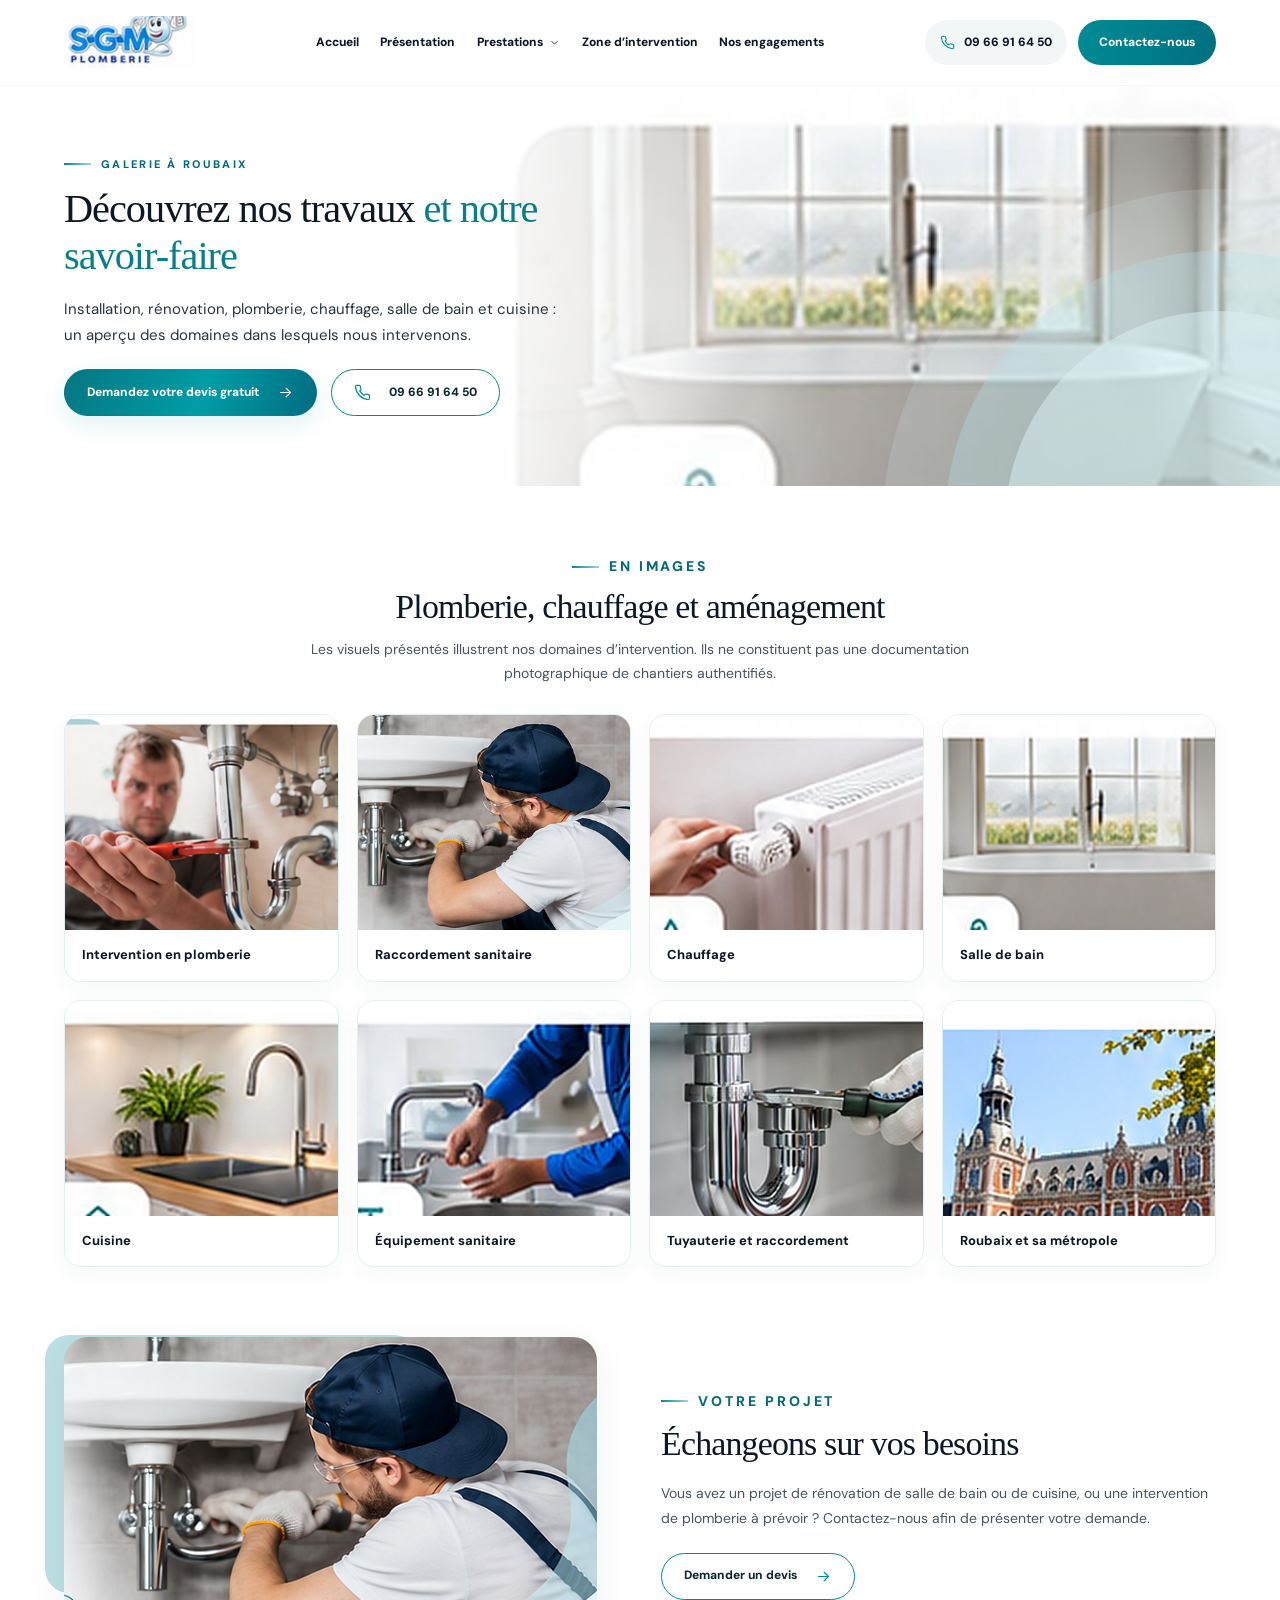
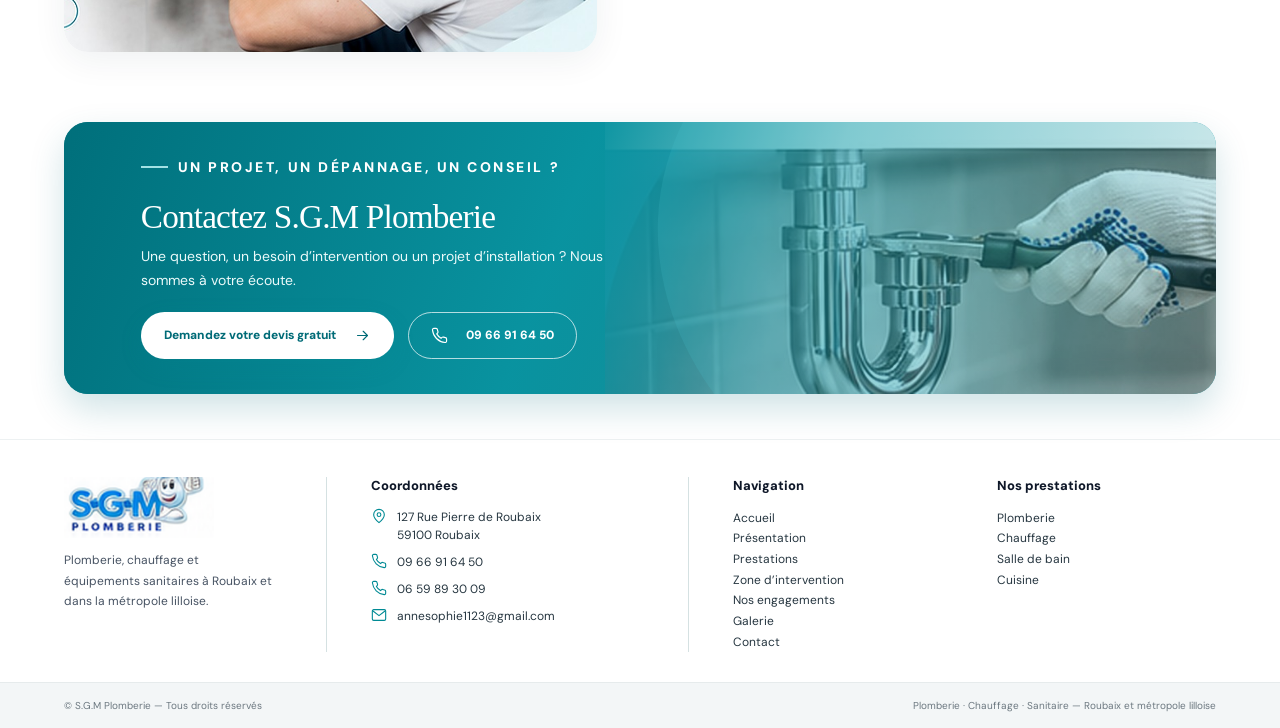
<file: galerie.html>
<!doctype html><html lang="fr"><head><meta charset="utf-8"><meta name="viewport" content="width=device-width, initial-scale=1"><meta name="theme-color" content="#008b94"><title>Galerie plomberie et chauffage à Roubaix | S.G.M Plomberie</title><meta name="description" content="Découvrez les domaines d’intervention de S.G.M Plomberie à Roubaix : plomberie, chauffage, cuisine et salle de bain, en images."><meta name="robots" content="index,follow"><meta property="og:title" content="Galerie plomberie et chauffage à Roubaix | S.G.M Plomberie"><meta property="og:description" content="Découvrez les domaines d’intervention de S.G.M Plomberie à Roubaix : plomberie, chauffage, cuisine et salle de bain, en images."><meta property="og:type" content="website"><link rel="icon" type="image/png" href="assets/img/logo-sgm.png"><link rel="preconnect" href="https://fonts.googleapis.com"><link rel="preconnect" href="https://fonts.gstatic.com" crossorigin><link href="https://fonts.googleapis.com/css2?family=DM+Sans:wght@400;500;600;700;800&family=Manrope:wght@400;500;600;700;800&display=swap" rel="stylesheet"><link rel="stylesheet" href="assets/css/style.css">
 <script type="application/ld+json">{"@context": "https://schema.org", "@type": "Plumber", "name": "S.G.M Plomberie", "telephone": "09 66 91 64 50", "email": "annesophie1123@gmail.com", "address": {"@type": "PostalAddress", "streetAddress": "127 Rue Pierre de Roubaix", "postalCode": "59100", "addressLocality": "Roubaix", "addressCountry": "FR"}, "areaServed": ["Roubaix", "Tourcoing", "Wattrelos", "Croix", "Wasquehal", "Villeneuve-d’Ascq", "Métropole lilloise"]}</script>
 </head><body><a class="skip-link" href="#contenu">Aller au contenu</a>
 <header class="site-header" id="siteHeader"><div class="container header-inner">
 <a class="brand" href="index.html" aria-label="S.G.M Plomberie, accueil"><img src="assets/img/logo-sgm.png" alt="Logo original S.G.M Plomberie" class="" fetchpriority="high" decoding="async"></a>
 <nav class="desktop-nav" aria-label="Navigation principale"><a href="index.html" class="nav-link " >Accueil</a><a href="presentation.html" class="nav-link " >Présentation</a><div class="nav-dropdown"><a href="prestations.html" class="nav-link ">Prestations <svg class="icon " xmlns="http://www.w3.org/2000/svg" viewBox="0 0 24 24" fill="none" stroke="currentColor" stroke-width="1.65" stroke-linecap="round" stroke-linejoin="round" aria-hidden="true"><path d="m7 10 5 5 5-5"/></svg></a><div class="submenu"><a href="plomberie.html">Plomberie<svg class="icon " xmlns="http://www.w3.org/2000/svg" viewBox="0 0 24 24" fill="none" stroke="currentColor" stroke-width="1.65" stroke-linecap="round" stroke-linejoin="round" aria-hidden="true"><path d="M5 12h14m-6-6 6 6-6 6"/></svg></a><a href="chauffage.html">Chauffage<svg class="icon " xmlns="http://www.w3.org/2000/svg" viewBox="0 0 24 24" fill="none" stroke="currentColor" stroke-width="1.65" stroke-linecap="round" stroke-linejoin="round" aria-hidden="true"><path d="M5 12h14m-6-6 6 6-6 6"/></svg></a><a href="salle-de-bain.html">Salle de bain<svg class="icon " xmlns="http://www.w3.org/2000/svg" viewBox="0 0 24 24" fill="none" stroke="currentColor" stroke-width="1.65" stroke-linecap="round" stroke-linejoin="round" aria-hidden="true"><path d="M5 12h14m-6-6 6 6-6 6"/></svg></a><a href="cuisine.html">Cuisine<svg class="icon " xmlns="http://www.w3.org/2000/svg" viewBox="0 0 24 24" fill="none" stroke="currentColor" stroke-width="1.65" stroke-linecap="round" stroke-linejoin="round" aria-hidden="true"><path d="M5 12h14m-6-6 6 6-6 6"/></svg></a></div></div><a href="zone-intervention.html" class="nav-link " >Zone d’intervention</a><a href="engagements.html" class="nav-link " >Nos engagements</a></nav>
 <div class="header-actions"><a class="header-phone" href="tel:0966916450"><svg class="icon " xmlns="http://www.w3.org/2000/svg" viewBox="0 0 24 24" fill="none" stroke="currentColor" stroke-width="1.65" stroke-linecap="round" stroke-linejoin="round" aria-hidden="true"><path d="M22 16.9v3a2 2 0 0 1-2.2 2A19.8 19.8 0 0 1 2.1 4.2 2 2 0 0 1 4.1 2h3a2 2 0 0 1 2 1.7c.12.9.34 1.8.65 2.66a2 2 0 0 1-.45 2.1L8.1 9.7a16 16 0 0 0 6.2 6.2l1.24-1.2a2 2 0 0 1 2.1-.46c.86.31 1.75.53 2.66.65A2 2 0 0 1 22 16.9Z"/></svg><span>09 66 91 64 50</span></a><a class="header-contact" href="contact.html">Contactez-nous</a></div>
 <button class="mobile-menu-toggle" id="mobileMenuToggle" aria-expanded="false" aria-controls="mobileMenu" aria-label="Ouvrir le menu"><svg class="icon " xmlns="http://www.w3.org/2000/svg" viewBox="0 0 24 24" fill="none" stroke="currentColor" stroke-width="1.65" stroke-linecap="round" stroke-linejoin="round" aria-hidden="true"><path d="M4 6h16M4 12h16M4 18h16"/></svg></button></div>
 <nav class="mobile-nav" id="mobileMenu" aria-label="Navigation mobile"><a href="index.html">Accueil</a><a href="presentation.html">Présentation</a><a href="prestations.html">Toutes les prestations</a><a class="mobile-sub-link" href="plomberie.html">Plomberie</a><a class="mobile-sub-link" href="chauffage.html">Chauffage</a><a class="mobile-sub-link" href="salle-de-bain.html">Salle de bain</a><a class="mobile-sub-link" href="cuisine.html">Cuisine</a><a href="zone-intervention.html">Zone d’intervention</a><a href="engagements.html">Nos engagements</a><a href="galerie.html">Galerie</a><a href="contact.html">Contact</a><a href="tel:0966916450">09 66 91 64 50</a></nav></header><main id="contenu"><section class="page-hero hero-subpage"><div class="hero-media"><img src="assets/img/service-salle-de-bain.jpg" alt="Photographie : galerie à roubaix" class="kenburns" fetchpriority="high" decoding="async"></div><div class="hero-soft-overlay"></div><div class="hero-water-mark"></div><div class="container hero-layout"><div class="hero-copy"><p class="eyebrow"><span></span>GALERIE À ROUBAIX</p><h1>Découvrez nos travaux <em>et notre savoir-faire</em></h1><p class="hero-lead">Installation, rénovation, plomberie, chauffage, salle de bain et cuisine : un aperçu des domaines dans lesquels nous intervenons.</p><div class="btn-row"><a class="btn btn-primary" href="contact.html"><span>Demandez votre devis gratuit</span><svg class="icon " xmlns="http://www.w3.org/2000/svg" viewBox="0 0 24 24" fill="none" stroke="currentColor" stroke-width="1.65" stroke-linecap="round" stroke-linejoin="round" aria-hidden="true"><path d="M5 12h14m-6-6 6 6-6 6"/></svg></a>
 <a class="btn btn-outline" href="tel:0966916450"><svg class="icon " xmlns="http://www.w3.org/2000/svg" viewBox="0 0 24 24" fill="none" stroke="currentColor" stroke-width="1.65" stroke-linecap="round" stroke-linejoin="round" aria-hidden="true"><path d="M22 16.9v3a2 2 0 0 1-2.2 2A19.8 19.8 0 0 1 2.1 4.2 2 2 0 0 1 4.1 2h3a2 2 0 0 1 2 1.7c.12.9.34 1.8.65 2.66a2 2 0 0 1-.45 2.1L8.1 9.7a16 16 0 0 0 6.2 6.2l1.24-1.2a2 2 0 0 1 2.1-.46c.86.31 1.75.53 2.66.65A2 2 0 0 1 22 16.9Z"/></svg><span>09 66 91 64 50</span></a></div></div></div></section><section class="container gallery-area"><div class="section-head" data-reveal><p class="eyebrow"><span></span>EN IMAGES</p><h2>Plomberie, chauffage et aménagement</h2><p>Les visuels présentés illustrent nos domaines d’intervention. Ils ne constituent pas une documentation photographique de chantiers authentifiés.</p></div><div class="gallery-grid"><figure class="gallery-item" data-reveal><img src="assets/img/plombier-intervention.jpg" alt="Intervention en plomberie" class="" loading="eager" decoding="async"><figcaption>Intervention en plomberie</figcaption></figure><figure class="gallery-item" data-reveal><img src="assets/img/hero-plombier.jpg" alt="Raccordement sanitaire" class="" loading="eager" decoding="async"><figcaption>Raccordement sanitaire</figcaption></figure><figure class="gallery-item" data-reveal><img src="assets/img/service-chauffage.jpg" alt="Chauffage" class="" loading="eager" decoding="async"><figcaption>Chauffage</figcaption></figure><figure class="gallery-item" data-reveal><img src="assets/img/service-salle-de-bain.jpg" alt="Salle de bain" class="" loading="eager" decoding="async"><figcaption>Salle de bain</figcaption></figure><figure class="gallery-item" data-reveal><img src="assets/img/service-cuisine.jpg" alt="Cuisine" class="" loading="eager" decoding="async"><figcaption>Cuisine</figcaption></figure><figure class="gallery-item" data-reveal><img src="assets/img/service-plomberie.jpg" alt="Équipement sanitaire" class="" loading="eager" decoding="async"><figcaption>Équipement sanitaire</figcaption></figure><figure class="gallery-item" data-reveal><img src="assets/img/intervention-tuyauterie.jpg" alt="Tuyauterie et raccordement" class="" loading="eager" decoding="async"><figcaption>Tuyauterie et raccordement</figcaption></figure><figure class="gallery-item" data-reveal><img src="assets/img/roubaix.jpg" alt="Roubaix et sa métropole" class="" loading="eager" decoding="async"><figcaption>Roubaix et sa métropole</figcaption></figure></div></section><section class="container content-split  " data-reveal><div class="split-image image-framed"><img src="assets/img/hero-plombier.jpg" alt="Échangeons sur vos besoins" class="" loading="eager" decoding="async"></div><div class="split-content"><p class="eyebrow"><span></span>VOTRE PROJET</p><h2>Échangeons sur vos besoins</h2><p>Vous avez un projet de rénovation de salle de bain ou de cuisine, ou une intervention de plomberie à prévoir ? Contactez-nous afin de présenter votre demande.</p><a class="btn btn-outline" href="contact.html"><span>Demander un devis</span><svg class="icon " xmlns="http://www.w3.org/2000/svg" viewBox="0 0 24 24" fill="none" stroke="currentColor" stroke-width="1.65" stroke-linecap="round" stroke-linejoin="round" aria-hidden="true"><path d="M5 12h14m-6-6 6 6-6 6"/></svg></a></div></section><section class="contact-cta container" data-reveal><div class="contact-cta-photo"><img src="assets/img/intervention-tuyauterie.jpg" alt="Intervention sur une tuyauterie chromée" class="" loading="eager" decoding="async"></div><div class="contact-cta-content"><p class="eyebrow"><span></span>UN PROJET, UN DÉPANNAGE, UN CONSEIL ?</p><h2>Contactez S.G.M Plomberie</h2><p>Une question, un besoin d’intervention ou un projet d’installation ? Nous sommes à votre écoute.</p><div class="btn-row"><a class="btn btn-primary" href="contact.html"><span>Demandez votre devis gratuit</span><svg class="icon " xmlns="http://www.w3.org/2000/svg" viewBox="0 0 24 24" fill="none" stroke="currentColor" stroke-width="1.65" stroke-linecap="round" stroke-linejoin="round" aria-hidden="true"><path d="M5 12h14m-6-6 6 6-6 6"/></svg></a>
 <a class="btn btn-outline-light" href="tel:0966916450"><svg class="icon " xmlns="http://www.w3.org/2000/svg" viewBox="0 0 24 24" fill="none" stroke="currentColor" stroke-width="1.65" stroke-linecap="round" stroke-linejoin="round" aria-hidden="true"><path d="M22 16.9v3a2 2 0 0 1-2.2 2A19.8 19.8 0 0 1 2.1 4.2 2 2 0 0 1 4.1 2h3a2 2 0 0 1 2 1.7c.12.9.34 1.8.65 2.66a2 2 0 0 1-.45 2.1L8.1 9.7a16 16 0 0 0 6.2 6.2l1.24-1.2a2 2 0 0 1 2.1-.46c.86.31 1.75.53 2.66.65A2 2 0 0 1 22 16.9Z"/></svg><span>09 66 91 64 50</span></a></div></div></section></main><footer class="footer"><div class="container footer-main">
 <div class="footer-brand"><img src="assets/img/logo-sgm.png" alt="S.G.M Plomberie" class="" loading="eager" decoding="async">
 <p>Plomberie, chauffage et équipements sanitaires à Roubaix et dans la métropole lilloise.</p></div>
 <div class="footer-contact"><h3>Coordonnées</h3><a href="https://www.google.com/maps/search/?api=1&query=127+Rue+Pierre+de+Roubaix+59100+Roubaix" target="_blank" rel="noopener"><svg class="icon " xmlns="http://www.w3.org/2000/svg" viewBox="0 0 24 24" fill="none" stroke="currentColor" stroke-width="1.65" stroke-linecap="round" stroke-linejoin="round" aria-hidden="true"><path d="M20 10c0 5-8 12-8 12S4 15 4 10a8 8 0 1 1 16 0Z"/><circle cx="12" cy="10" r="2.8"/></svg><span>127 Rue Pierre de Roubaix<br>59100 Roubaix</span></a><a href="tel:0966916450"><svg class="icon " xmlns="http://www.w3.org/2000/svg" viewBox="0 0 24 24" fill="none" stroke="currentColor" stroke-width="1.65" stroke-linecap="round" stroke-linejoin="round" aria-hidden="true"><path d="M22 16.9v3a2 2 0 0 1-2.2 2A19.8 19.8 0 0 1 2.1 4.2 2 2 0 0 1 4.1 2h3a2 2 0 0 1 2 1.7c.12.9.34 1.8.65 2.66a2 2 0 0 1-.45 2.1L8.1 9.7a16 16 0 0 0 6.2 6.2l1.24-1.2a2 2 0 0 1 2.1-.46c.86.31 1.75.53 2.66.65A2 2 0 0 1 22 16.9Z"/></svg>09 66 91 64 50</a><a href="tel:0659893009"><svg class="icon " xmlns="http://www.w3.org/2000/svg" viewBox="0 0 24 24" fill="none" stroke="currentColor" stroke-width="1.65" stroke-linecap="round" stroke-linejoin="round" aria-hidden="true"><path d="M22 16.9v3a2 2 0 0 1-2.2 2A19.8 19.8 0 0 1 2.1 4.2 2 2 0 0 1 4.1 2h3a2 2 0 0 1 2 1.7c.12.9.34 1.8.65 2.66a2 2 0 0 1-.45 2.1L8.1 9.7a16 16 0 0 0 6.2 6.2l1.24-1.2a2 2 0 0 1 2.1-.46c.86.31 1.75.53 2.66.65A2 2 0 0 1 22 16.9Z"/></svg>06 59 89 30 09</a><a href="mailto:annesophie1123@gmail.com"><svg class="icon " xmlns="http://www.w3.org/2000/svg" viewBox="0 0 24 24" fill="none" stroke="currentColor" stroke-width="1.65" stroke-linecap="round" stroke-linejoin="round" aria-hidden="true"><rect x="2" y="4" width="20" height="16" rx="2"/><path d="m3 6 9 7 9-7"/></svg>annesophie1123@gmail.com</a></div>
 <div class="footer-menu"><h3>Navigation</h3><a href="index.html">Accueil</a><a href="presentation.html">Présentation</a><a href="prestations.html">Prestations</a><a href="zone-intervention.html">Zone d’intervention</a><a href="engagements.html">Nos engagements</a><a href="galerie.html">Galerie</a><a href="contact.html">Contact</a></div><div class="footer-menu"><h3>Nos prestations</h3><a href="plomberie.html">Plomberie</a><a href="chauffage.html">Chauffage</a><a href="salle-de-bain.html">Salle de bain</a><a href="cuisine.html">Cuisine</a></div>
 </div><div class="footer-bottom"><div class="container footer-bottom-inner"><span>© S.G.M Plomberie — Tous droits réservés</span><span>Plomberie · Chauffage · Sanitaire — Roubaix et métropole lilloise</span></div></div></footer><script defer src="assets/js/app.js"></script></body></html>
</file>
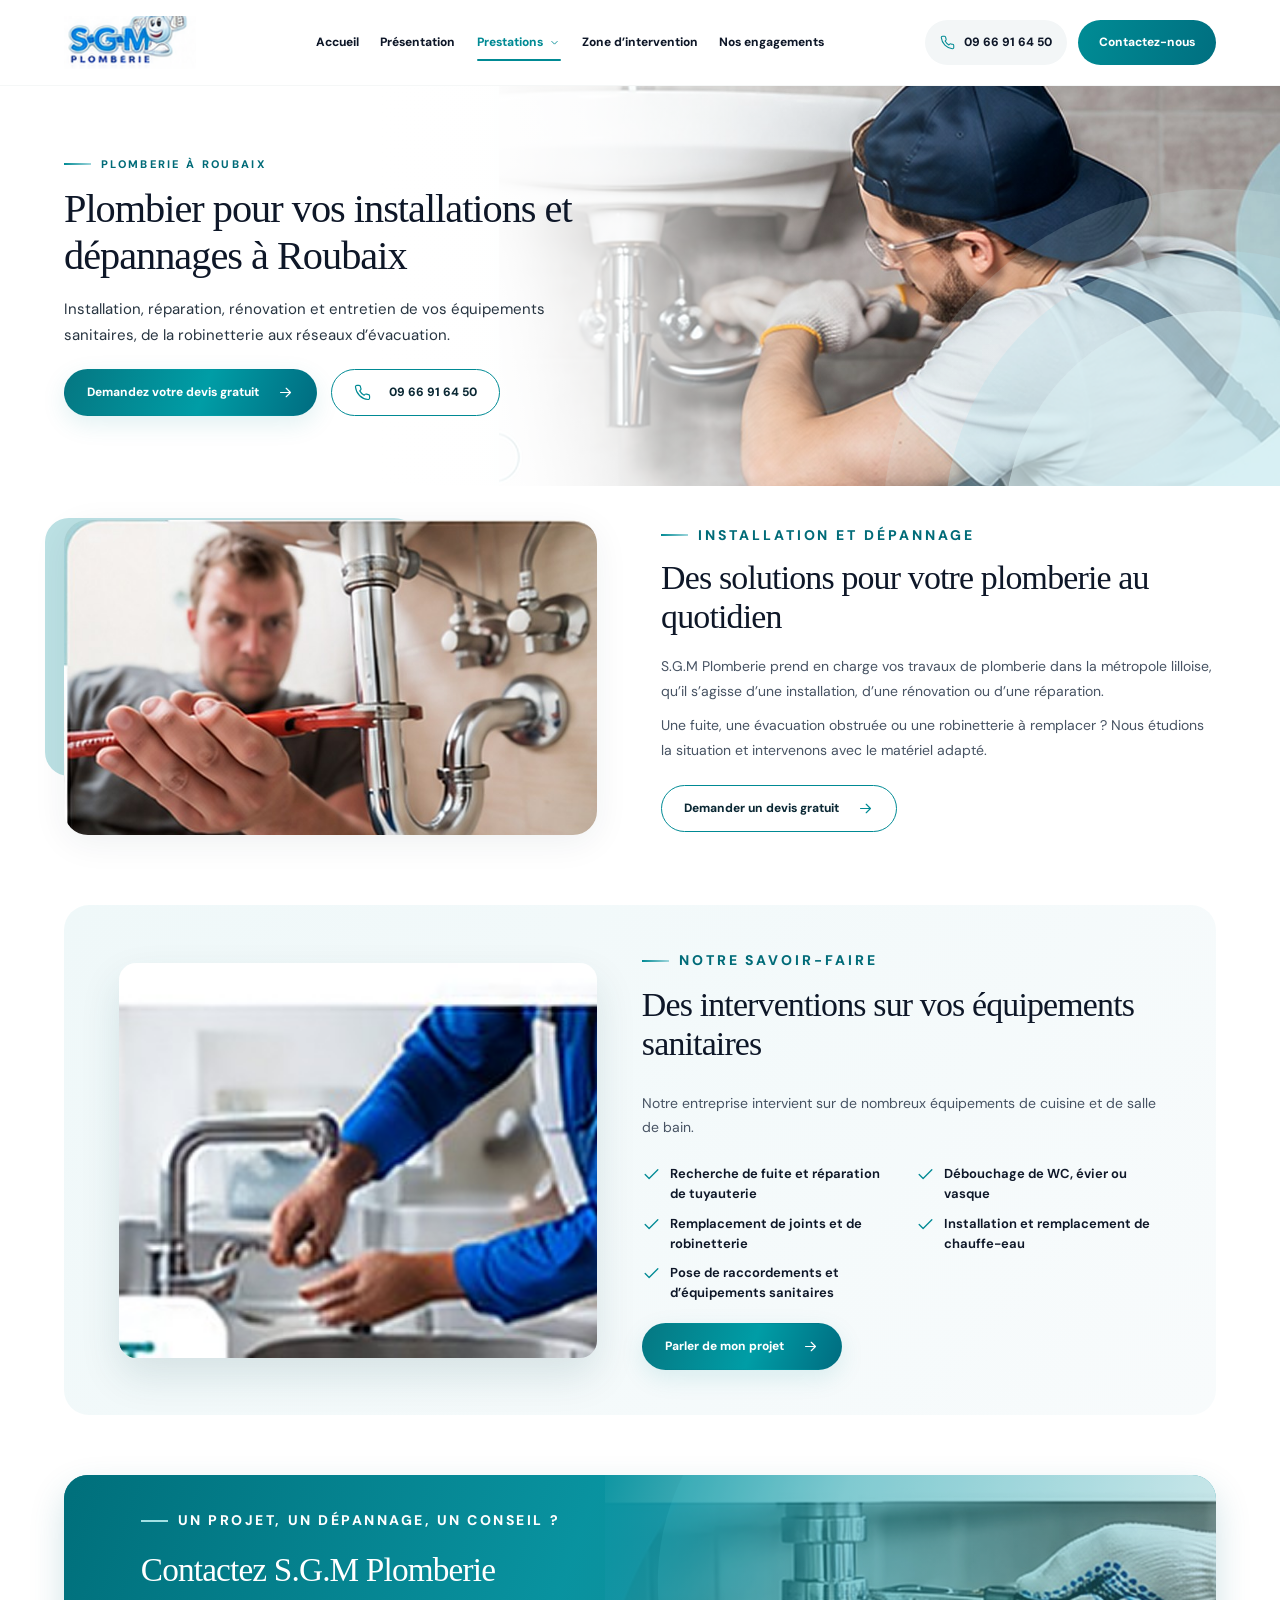
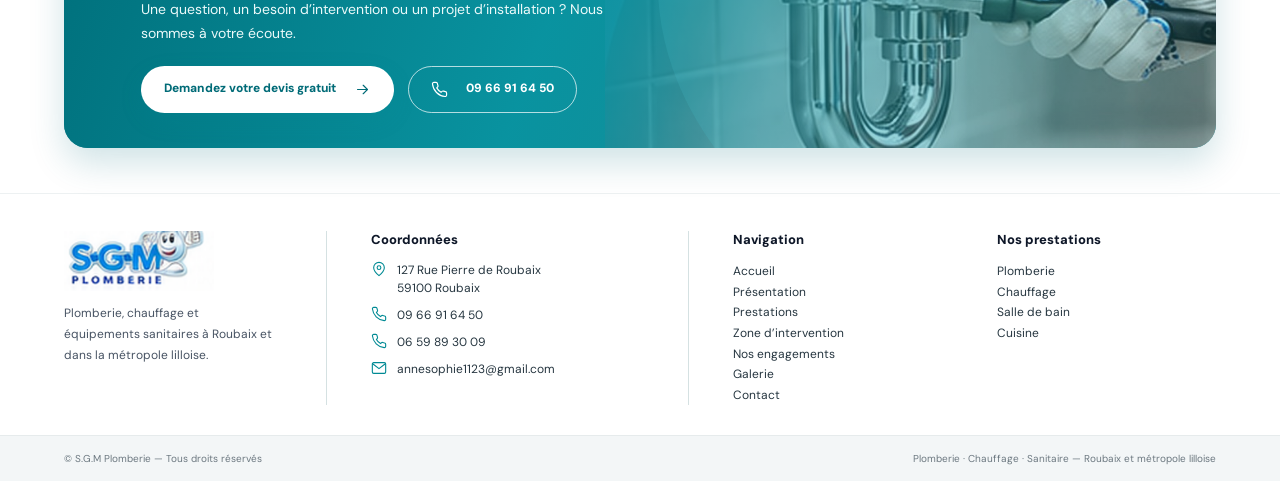
<file: plomberie.html>
<!doctype html><html lang="fr"><head><meta charset="utf-8"><meta name="viewport" content="width=device-width, initial-scale=1"><meta name="theme-color" content="#008b94"><title>Plombier pour vos installations et dépannages à Roubaix | S.G.M Plomberie</title><meta name="description" content="Plombier à Roubaix : réparation de fuite, installation sanitaire, dépannage et rénovation de plomberie. Contactez S.G.M Plomberie pour un devis."><meta name="robots" content="index,follow"><meta property="og:title" content="Plombier pour vos installations et dépannages à Roubaix | S.G.M Plomberie"><meta property="og:description" content="Plombier à Roubaix : réparation de fuite, installation sanitaire, dépannage et rénovation de plomberie. Contactez S.G.M Plomberie pour un devis."><meta property="og:type" content="website"><link rel="icon" type="image/png" href="assets/img/logo-sgm.png"><link rel="preconnect" href="https://fonts.googleapis.com"><link rel="preconnect" href="https://fonts.gstatic.com" crossorigin><link href="https://fonts.googleapis.com/css2?family=DM+Sans:wght@400;500;600;700;800&family=Manrope:wght@400;500;600;700;800&display=swap" rel="stylesheet"><link rel="stylesheet" href="assets/css/style.css">
 <script type="application/ld+json">{"@context": "https://schema.org", "@type": "Plumber", "name": "S.G.M Plomberie", "telephone": "09 66 91 64 50", "email": "annesophie1123@gmail.com", "address": {"@type": "PostalAddress", "streetAddress": "127 Rue Pierre de Roubaix", "postalCode": "59100", "addressLocality": "Roubaix", "addressCountry": "FR"}, "areaServed": ["Roubaix", "Tourcoing", "Wattrelos", "Croix", "Wasquehal", "Villeneuve-d’Ascq", "Métropole lilloise"]}</script>
 </head><body><a class="skip-link" href="#contenu">Aller au contenu</a>
 <header class="site-header" id="siteHeader"><div class="container header-inner">
 <a class="brand" href="index.html" aria-label="S.G.M Plomberie, accueil"><img src="assets/img/logo-sgm.png" alt="Logo original S.G.M Plomberie" class="" fetchpriority="high" decoding="async"></a>
 <nav class="desktop-nav" aria-label="Navigation principale"><a href="index.html" class="nav-link " >Accueil</a><a href="presentation.html" class="nav-link " >Présentation</a><div class="nav-dropdown"><a href="prestations.html" class="nav-link active">Prestations <svg class="icon " xmlns="http://www.w3.org/2000/svg" viewBox="0 0 24 24" fill="none" stroke="currentColor" stroke-width="1.65" stroke-linecap="round" stroke-linejoin="round" aria-hidden="true"><path d="m7 10 5 5 5-5"/></svg></a><div class="submenu"><a href="plomberie.html">Plomberie<svg class="icon " xmlns="http://www.w3.org/2000/svg" viewBox="0 0 24 24" fill="none" stroke="currentColor" stroke-width="1.65" stroke-linecap="round" stroke-linejoin="round" aria-hidden="true"><path d="M5 12h14m-6-6 6 6-6 6"/></svg></a><a href="chauffage.html">Chauffage<svg class="icon " xmlns="http://www.w3.org/2000/svg" viewBox="0 0 24 24" fill="none" stroke="currentColor" stroke-width="1.65" stroke-linecap="round" stroke-linejoin="round" aria-hidden="true"><path d="M5 12h14m-6-6 6 6-6 6"/></svg></a><a href="salle-de-bain.html">Salle de bain<svg class="icon " xmlns="http://www.w3.org/2000/svg" viewBox="0 0 24 24" fill="none" stroke="currentColor" stroke-width="1.65" stroke-linecap="round" stroke-linejoin="round" aria-hidden="true"><path d="M5 12h14m-6-6 6 6-6 6"/></svg></a><a href="cuisine.html">Cuisine<svg class="icon " xmlns="http://www.w3.org/2000/svg" viewBox="0 0 24 24" fill="none" stroke="currentColor" stroke-width="1.65" stroke-linecap="round" stroke-linejoin="round" aria-hidden="true"><path d="M5 12h14m-6-6 6 6-6 6"/></svg></a></div></div><a href="zone-intervention.html" class="nav-link " >Zone d’intervention</a><a href="engagements.html" class="nav-link " >Nos engagements</a></nav>
 <div class="header-actions"><a class="header-phone" href="tel:0966916450"><svg class="icon " xmlns="http://www.w3.org/2000/svg" viewBox="0 0 24 24" fill="none" stroke="currentColor" stroke-width="1.65" stroke-linecap="round" stroke-linejoin="round" aria-hidden="true"><path d="M22 16.9v3a2 2 0 0 1-2.2 2A19.8 19.8 0 0 1 2.1 4.2 2 2 0 0 1 4.1 2h3a2 2 0 0 1 2 1.7c.12.9.34 1.8.65 2.66a2 2 0 0 1-.45 2.1L8.1 9.7a16 16 0 0 0 6.2 6.2l1.24-1.2a2 2 0 0 1 2.1-.46c.86.31 1.75.53 2.66.65A2 2 0 0 1 22 16.9Z"/></svg><span>09 66 91 64 50</span></a><a class="header-contact" href="contact.html">Contactez-nous</a></div>
 <button class="mobile-menu-toggle" id="mobileMenuToggle" aria-expanded="false" aria-controls="mobileMenu" aria-label="Ouvrir le menu"><svg class="icon " xmlns="http://www.w3.org/2000/svg" viewBox="0 0 24 24" fill="none" stroke="currentColor" stroke-width="1.65" stroke-linecap="round" stroke-linejoin="round" aria-hidden="true"><path d="M4 6h16M4 12h16M4 18h16"/></svg></button></div>
 <nav class="mobile-nav" id="mobileMenu" aria-label="Navigation mobile"><a href="index.html">Accueil</a><a href="presentation.html">Présentation</a><a href="prestations.html">Toutes les prestations</a><a class="mobile-sub-link" href="plomberie.html">Plomberie</a><a class="mobile-sub-link" href="chauffage.html">Chauffage</a><a class="mobile-sub-link" href="salle-de-bain.html">Salle de bain</a><a class="mobile-sub-link" href="cuisine.html">Cuisine</a><a href="zone-intervention.html">Zone d’intervention</a><a href="engagements.html">Nos engagements</a><a href="galerie.html">Galerie</a><a href="contact.html">Contact</a><a href="tel:0966916450">09 66 91 64 50</a></nav></header><main id="contenu"><section class="page-hero hero-subpage"><div class="hero-media"><img src="assets/img/hero-plombier.jpg" alt="Photographie : plomberie à roubaix" class="kenburns" fetchpriority="high" decoding="async"></div><div class="hero-soft-overlay"></div><div class="hero-water-mark"></div><div class="container hero-layout"><div class="hero-copy"><p class="eyebrow"><span></span>PLOMBERIE À ROUBAIX</p><h1>Plombier pour vos installations et dépannages à Roubaix</h1><p class="hero-lead">Installation, réparation, rénovation et entretien de vos équipements sanitaires, de la robinetterie aux réseaux d’évacuation.</p><div class="btn-row"><a class="btn btn-primary" href="contact.html"><span>Demandez votre devis gratuit</span><svg class="icon " xmlns="http://www.w3.org/2000/svg" viewBox="0 0 24 24" fill="none" stroke="currentColor" stroke-width="1.65" stroke-linecap="round" stroke-linejoin="round" aria-hidden="true"><path d="M5 12h14m-6-6 6 6-6 6"/></svg></a>
 <a class="btn btn-outline" href="tel:0966916450"><svg class="icon " xmlns="http://www.w3.org/2000/svg" viewBox="0 0 24 24" fill="none" stroke="currentColor" stroke-width="1.65" stroke-linecap="round" stroke-linejoin="round" aria-hidden="true"><path d="M22 16.9v3a2 2 0 0 1-2.2 2A19.8 19.8 0 0 1 2.1 4.2 2 2 0 0 1 4.1 2h3a2 2 0 0 1 2 1.7c.12.9.34 1.8.65 2.66a2 2 0 0 1-.45 2.1L8.1 9.7a16 16 0 0 0 6.2 6.2l1.24-1.2a2 2 0 0 1 2.1-.46c.86.31 1.75.53 2.66.65A2 2 0 0 1 22 16.9Z"/></svg><span>09 66 91 64 50</span></a></div></div></div></section><section class="container content-split  " data-reveal><div class="split-image image-framed"><img src="assets/img/plombier-intervention.jpg" alt="Des solutions pour votre plomberie au quotidien" class="" loading="eager" decoding="async"></div><div class="split-content"><p class="eyebrow"><span></span>INSTALLATION ET DÉPANNAGE</p><h2>Des solutions pour votre plomberie au quotidien</h2><p>S.G.M Plomberie prend en charge vos travaux de plomberie dans la métropole lilloise, qu’il s’agisse d’une installation, d’une rénovation ou d’une réparation.</p><p>Une fuite, une évacuation obstruée ou une robinetterie à remplacer ? Nous étudions la situation et intervenons avec le matériel adapté.</p><a class="btn btn-outline" href="contact.html"><span>Demander un devis gratuit</span><svg class="icon " xmlns="http://www.w3.org/2000/svg" viewBox="0 0 24 24" fill="none" stroke="currentColor" stroke-width="1.65" stroke-linecap="round" stroke-linejoin="round" aria-hidden="true"><path d="M5 12h14m-6-6 6 6-6 6"/></svg></a></div></section><section class="feature-panel container flip" data-reveal><div class="feature-copy"><p class="eyebrow"><span></span>NOTRE SAVOIR-FAIRE</p><h2>Des interventions sur vos équipements sanitaires</h2><p>Notre entreprise intervient sur de nombreux équipements de cuisine et de salle de bain.</p><ul class="checklist"><li><svg class="icon " xmlns="http://www.w3.org/2000/svg" viewBox="0 0 24 24" fill="none" stroke="currentColor" stroke-width="1.65" stroke-linecap="round" stroke-linejoin="round" aria-hidden="true"><path d="m4 12 5 5L20 6"/></svg><span>Recherche de fuite et réparation de tuyauterie</span></li><li><svg class="icon " xmlns="http://www.w3.org/2000/svg" viewBox="0 0 24 24" fill="none" stroke="currentColor" stroke-width="1.65" stroke-linecap="round" stroke-linejoin="round" aria-hidden="true"><path d="m4 12 5 5L20 6"/></svg><span>Débouchage de WC, évier ou vasque</span></li><li><svg class="icon " xmlns="http://www.w3.org/2000/svg" viewBox="0 0 24 24" fill="none" stroke="currentColor" stroke-width="1.65" stroke-linecap="round" stroke-linejoin="round" aria-hidden="true"><path d="m4 12 5 5L20 6"/></svg><span>Remplacement de joints et de robinetterie</span></li><li><svg class="icon " xmlns="http://www.w3.org/2000/svg" viewBox="0 0 24 24" fill="none" stroke="currentColor" stroke-width="1.65" stroke-linecap="round" stroke-linejoin="round" aria-hidden="true"><path d="m4 12 5 5L20 6"/></svg><span>Installation et remplacement de chauffe-eau</span></li><li><svg class="icon " xmlns="http://www.w3.org/2000/svg" viewBox="0 0 24 24" fill="none" stroke="currentColor" stroke-width="1.65" stroke-linecap="round" stroke-linejoin="round" aria-hidden="true"><path d="m4 12 5 5L20 6"/></svg><span>Pose de raccordements et d’équipements sanitaires</span></li></ul><a class="btn btn-primary" href="contact.html"><span>Parler de mon projet</span><svg class="icon " xmlns="http://www.w3.org/2000/svg" viewBox="0 0 24 24" fill="none" stroke="currentColor" stroke-width="1.65" stroke-linecap="round" stroke-linejoin="round" aria-hidden="true"><path d="M5 12h14m-6-6 6 6-6 6"/></svg></a></div><div class="feature-image"><img src="assets/img/service-plomberie.jpg" alt="Des interventions sur vos équipements sanitaires" class="" loading="eager" decoding="async"></div></section><section class="contact-cta container" data-reveal><div class="contact-cta-photo"><img src="assets/img/intervention-tuyauterie.jpg" alt="Intervention sur une tuyauterie chromée" class="" loading="eager" decoding="async"></div><div class="contact-cta-content"><p class="eyebrow"><span></span>UN PROJET, UN DÉPANNAGE, UN CONSEIL ?</p><h2>Contactez S.G.M Plomberie</h2><p>Une question, un besoin d’intervention ou un projet d’installation ? Nous sommes à votre écoute.</p><div class="btn-row"><a class="btn btn-primary" href="contact.html"><span>Demandez votre devis gratuit</span><svg class="icon " xmlns="http://www.w3.org/2000/svg" viewBox="0 0 24 24" fill="none" stroke="currentColor" stroke-width="1.65" stroke-linecap="round" stroke-linejoin="round" aria-hidden="true"><path d="M5 12h14m-6-6 6 6-6 6"/></svg></a>
 <a class="btn btn-outline-light" href="tel:0966916450"><svg class="icon " xmlns="http://www.w3.org/2000/svg" viewBox="0 0 24 24" fill="none" stroke="currentColor" stroke-width="1.65" stroke-linecap="round" stroke-linejoin="round" aria-hidden="true"><path d="M22 16.9v3a2 2 0 0 1-2.2 2A19.8 19.8 0 0 1 2.1 4.2 2 2 0 0 1 4.1 2h3a2 2 0 0 1 2 1.7c.12.9.34 1.8.65 2.66a2 2 0 0 1-.45 2.1L8.1 9.7a16 16 0 0 0 6.2 6.2l1.24-1.2a2 2 0 0 1 2.1-.46c.86.31 1.75.53 2.66.65A2 2 0 0 1 22 16.9Z"/></svg><span>09 66 91 64 50</span></a></div></div></section></main><footer class="footer"><div class="container footer-main">
 <div class="footer-brand"><img src="assets/img/logo-sgm.png" alt="S.G.M Plomberie" class="" loading="eager" decoding="async">
 <p>Plomberie, chauffage et équipements sanitaires à Roubaix et dans la métropole lilloise.</p></div>
 <div class="footer-contact"><h3>Coordonnées</h3><a href="https://www.google.com/maps/search/?api=1&query=127+Rue+Pierre+de+Roubaix+59100+Roubaix" target="_blank" rel="noopener"><svg class="icon " xmlns="http://www.w3.org/2000/svg" viewBox="0 0 24 24" fill="none" stroke="currentColor" stroke-width="1.65" stroke-linecap="round" stroke-linejoin="round" aria-hidden="true"><path d="M20 10c0 5-8 12-8 12S4 15 4 10a8 8 0 1 1 16 0Z"/><circle cx="12" cy="10" r="2.8"/></svg><span>127 Rue Pierre de Roubaix<br>59100 Roubaix</span></a><a href="tel:0966916450"><svg class="icon " xmlns="http://www.w3.org/2000/svg" viewBox="0 0 24 24" fill="none" stroke="currentColor" stroke-width="1.65" stroke-linecap="round" stroke-linejoin="round" aria-hidden="true"><path d="M22 16.9v3a2 2 0 0 1-2.2 2A19.8 19.8 0 0 1 2.1 4.2 2 2 0 0 1 4.1 2h3a2 2 0 0 1 2 1.7c.12.9.34 1.8.65 2.66a2 2 0 0 1-.45 2.1L8.1 9.7a16 16 0 0 0 6.2 6.2l1.24-1.2a2 2 0 0 1 2.1-.46c.86.31 1.75.53 2.66.65A2 2 0 0 1 22 16.9Z"/></svg>09 66 91 64 50</a><a href="tel:0659893009"><svg class="icon " xmlns="http://www.w3.org/2000/svg" viewBox="0 0 24 24" fill="none" stroke="currentColor" stroke-width="1.65" stroke-linecap="round" stroke-linejoin="round" aria-hidden="true"><path d="M22 16.9v3a2 2 0 0 1-2.2 2A19.8 19.8 0 0 1 2.1 4.2 2 2 0 0 1 4.1 2h3a2 2 0 0 1 2 1.7c.12.9.34 1.8.65 2.66a2 2 0 0 1-.45 2.1L8.1 9.7a16 16 0 0 0 6.2 6.2l1.24-1.2a2 2 0 0 1 2.1-.46c.86.31 1.75.53 2.66.65A2 2 0 0 1 22 16.9Z"/></svg>06 59 89 30 09</a><a href="mailto:annesophie1123@gmail.com"><svg class="icon " xmlns="http://www.w3.org/2000/svg" viewBox="0 0 24 24" fill="none" stroke="currentColor" stroke-width="1.65" stroke-linecap="round" stroke-linejoin="round" aria-hidden="true"><rect x="2" y="4" width="20" height="16" rx="2"/><path d="m3 6 9 7 9-7"/></svg>annesophie1123@gmail.com</a></div>
 <div class="footer-menu"><h3>Navigation</h3><a href="index.html">Accueil</a><a href="presentation.html">Présentation</a><a href="prestations.html">Prestations</a><a href="zone-intervention.html">Zone d’intervention</a><a href="engagements.html">Nos engagements</a><a href="galerie.html">Galerie</a><a href="contact.html">Contact</a></div><div class="footer-menu"><h3>Nos prestations</h3><a href="plomberie.html">Plomberie</a><a href="chauffage.html">Chauffage</a><a href="salle-de-bain.html">Salle de bain</a><a href="cuisine.html">Cuisine</a></div>
 </div><div class="footer-bottom"><div class="container footer-bottom-inner"><span>© S.G.M Plomberie — Tous droits réservés</span><span>Plomberie · Chauffage · Sanitaire — Roubaix et métropole lilloise</span></div></div></footer><script defer src="assets/js/app.js"></script></body></html>
</file>
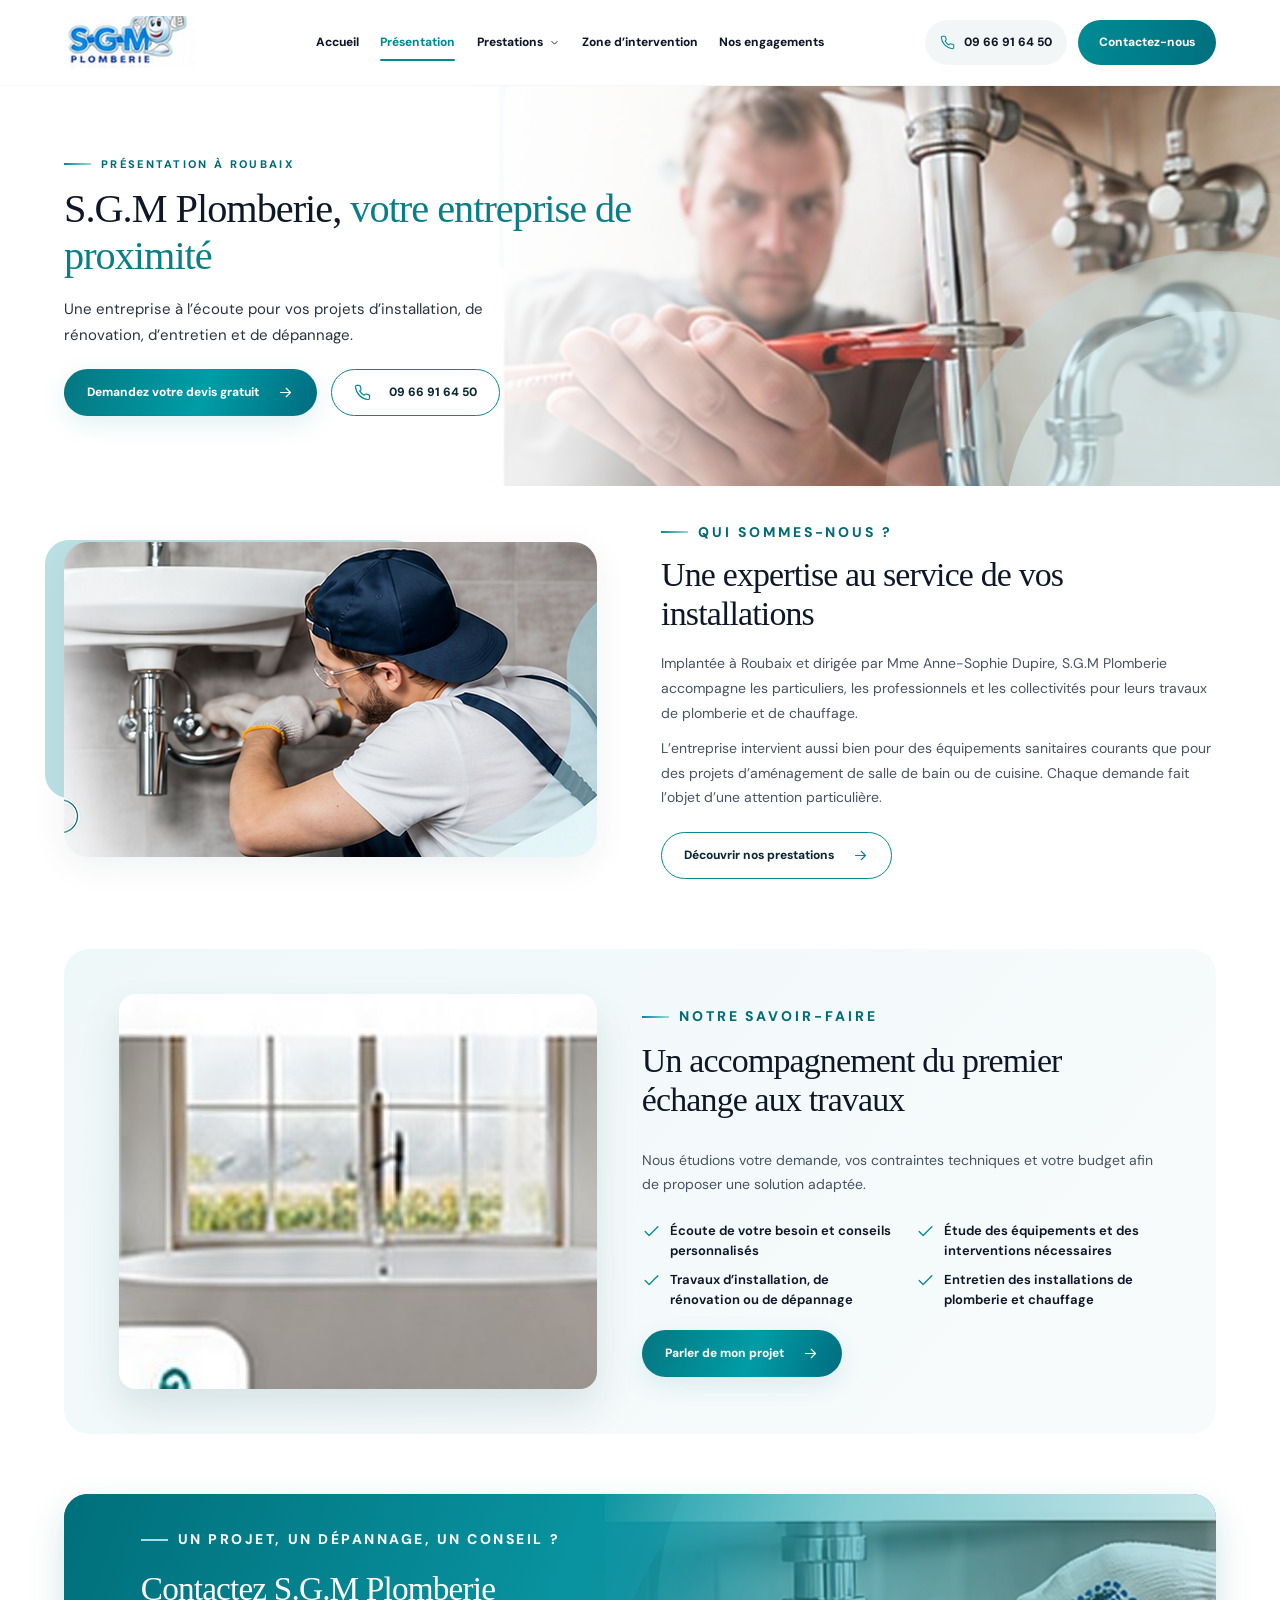
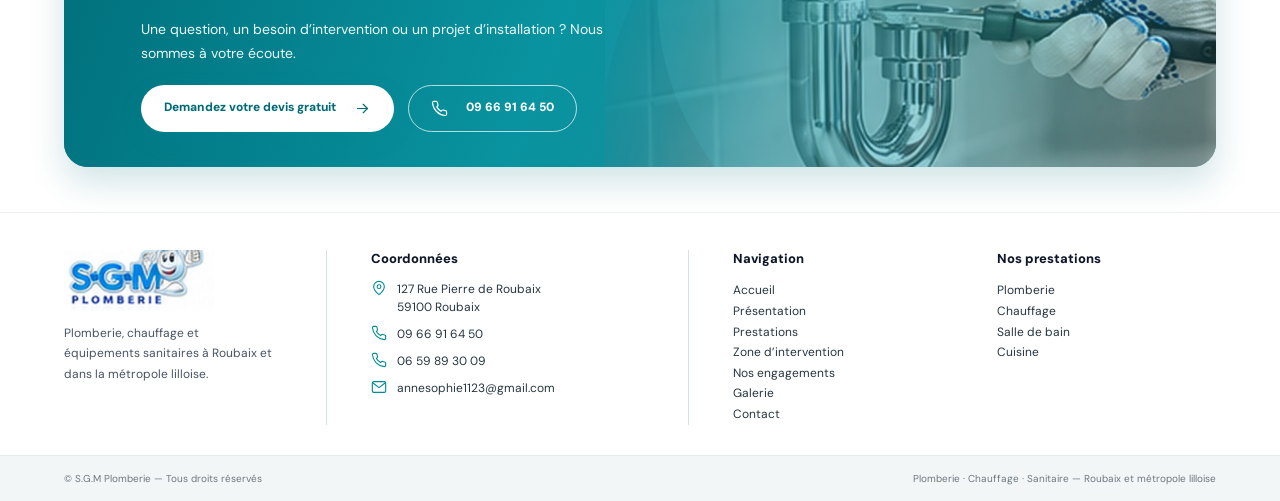
<file: presentation.html>
<!doctype html><html lang="fr"><head><meta charset="utf-8"><meta name="viewport" content="width=device-width, initial-scale=1"><meta name="theme-color" content="#008b94"><title>Présentation de S.G.M Plomberie à Roubaix</title><meta name="description" content="Découvrez S.G.M Plomberie à Roubaix, entreprise dirigée par Anne-Sophie Dupire, spécialisée dans la plomberie, le chauffage et le sanitaire."><meta name="robots" content="index,follow"><meta property="og:title" content="Présentation de S.G.M Plomberie à Roubaix"><meta property="og:description" content="Découvrez S.G.M Plomberie à Roubaix, entreprise dirigée par Anne-Sophie Dupire, spécialisée dans la plomberie, le chauffage et le sanitaire."><meta property="og:type" content="website"><link rel="icon" type="image/png" href="assets/img/logo-sgm.png"><link rel="preconnect" href="https://fonts.googleapis.com"><link rel="preconnect" href="https://fonts.gstatic.com" crossorigin><link href="https://fonts.googleapis.com/css2?family=DM+Sans:wght@400;500;600;700;800&family=Manrope:wght@400;500;600;700;800&display=swap" rel="stylesheet"><link rel="stylesheet" href="assets/css/style.css">
 <script type="application/ld+json">{"@context": "https://schema.org", "@type": "Plumber", "name": "S.G.M Plomberie", "telephone": "09 66 91 64 50", "email": "annesophie1123@gmail.com", "address": {"@type": "PostalAddress", "streetAddress": "127 Rue Pierre de Roubaix", "postalCode": "59100", "addressLocality": "Roubaix", "addressCountry": "FR"}, "areaServed": ["Roubaix", "Tourcoing", "Wattrelos", "Croix", "Wasquehal", "Villeneuve-d’Ascq", "Métropole lilloise"]}</script>
 </head><body><a class="skip-link" href="#contenu">Aller au contenu</a>
 <header class="site-header" id="siteHeader"><div class="container header-inner">
 <a class="brand" href="index.html" aria-label="S.G.M Plomberie, accueil"><img src="assets/img/logo-sgm.png" alt="Logo original S.G.M Plomberie" class="" fetchpriority="high" decoding="async"></a>
 <nav class="desktop-nav" aria-label="Navigation principale"><a href="index.html" class="nav-link " >Accueil</a><a href="presentation.html" class="nav-link active" aria-current="page">Présentation</a><div class="nav-dropdown"><a href="prestations.html" class="nav-link ">Prestations <svg class="icon " xmlns="http://www.w3.org/2000/svg" viewBox="0 0 24 24" fill="none" stroke="currentColor" stroke-width="1.65" stroke-linecap="round" stroke-linejoin="round" aria-hidden="true"><path d="m7 10 5 5 5-5"/></svg></a><div class="submenu"><a href="plomberie.html">Plomberie<svg class="icon " xmlns="http://www.w3.org/2000/svg" viewBox="0 0 24 24" fill="none" stroke="currentColor" stroke-width="1.65" stroke-linecap="round" stroke-linejoin="round" aria-hidden="true"><path d="M5 12h14m-6-6 6 6-6 6"/></svg></a><a href="chauffage.html">Chauffage<svg class="icon " xmlns="http://www.w3.org/2000/svg" viewBox="0 0 24 24" fill="none" stroke="currentColor" stroke-width="1.65" stroke-linecap="round" stroke-linejoin="round" aria-hidden="true"><path d="M5 12h14m-6-6 6 6-6 6"/></svg></a><a href="salle-de-bain.html">Salle de bain<svg class="icon " xmlns="http://www.w3.org/2000/svg" viewBox="0 0 24 24" fill="none" stroke="currentColor" stroke-width="1.65" stroke-linecap="round" stroke-linejoin="round" aria-hidden="true"><path d="M5 12h14m-6-6 6 6-6 6"/></svg></a><a href="cuisine.html">Cuisine<svg class="icon " xmlns="http://www.w3.org/2000/svg" viewBox="0 0 24 24" fill="none" stroke="currentColor" stroke-width="1.65" stroke-linecap="round" stroke-linejoin="round" aria-hidden="true"><path d="M5 12h14m-6-6 6 6-6 6"/></svg></a></div></div><a href="zone-intervention.html" class="nav-link " >Zone d’intervention</a><a href="engagements.html" class="nav-link " >Nos engagements</a></nav>
 <div class="header-actions"><a class="header-phone" href="tel:0966916450"><svg class="icon " xmlns="http://www.w3.org/2000/svg" viewBox="0 0 24 24" fill="none" stroke="currentColor" stroke-width="1.65" stroke-linecap="round" stroke-linejoin="round" aria-hidden="true"><path d="M22 16.9v3a2 2 0 0 1-2.2 2A19.8 19.8 0 0 1 2.1 4.2 2 2 0 0 1 4.1 2h3a2 2 0 0 1 2 1.7c.12.9.34 1.8.65 2.66a2 2 0 0 1-.45 2.1L8.1 9.7a16 16 0 0 0 6.2 6.2l1.24-1.2a2 2 0 0 1 2.1-.46c.86.31 1.75.53 2.66.65A2 2 0 0 1 22 16.9Z"/></svg><span>09 66 91 64 50</span></a><a class="header-contact" href="contact.html">Contactez-nous</a></div>
 <button class="mobile-menu-toggle" id="mobileMenuToggle" aria-expanded="false" aria-controls="mobileMenu" aria-label="Ouvrir le menu"><svg class="icon " xmlns="http://www.w3.org/2000/svg" viewBox="0 0 24 24" fill="none" stroke="currentColor" stroke-width="1.65" stroke-linecap="round" stroke-linejoin="round" aria-hidden="true"><path d="M4 6h16M4 12h16M4 18h16"/></svg></button></div>
 <nav class="mobile-nav" id="mobileMenu" aria-label="Navigation mobile"><a href="index.html">Accueil</a><a href="presentation.html">Présentation</a><a href="prestations.html">Toutes les prestations</a><a class="mobile-sub-link" href="plomberie.html">Plomberie</a><a class="mobile-sub-link" href="chauffage.html">Chauffage</a><a class="mobile-sub-link" href="salle-de-bain.html">Salle de bain</a><a class="mobile-sub-link" href="cuisine.html">Cuisine</a><a href="zone-intervention.html">Zone d’intervention</a><a href="engagements.html">Nos engagements</a><a href="galerie.html">Galerie</a><a href="contact.html">Contact</a><a href="tel:0966916450">09 66 91 64 50</a></nav></header><main id="contenu"><section class="page-hero hero-subpage"><div class="hero-media"><img src="assets/img/plombier-intervention.jpg" alt="Photographie : présentation à roubaix" class="kenburns" fetchpriority="high" decoding="async"></div><div class="hero-soft-overlay"></div><div class="hero-water-mark"></div><div class="container hero-layout"><div class="hero-copy"><p class="eyebrow"><span></span>PRÉSENTATION À ROUBAIX</p><h1>S.G.M Plomberie, <em>votre entreprise de proximité</em></h1><p class="hero-lead">Une entreprise à l’écoute pour vos projets d’installation, de rénovation, d’entretien et de dépannage.</p><div class="btn-row"><a class="btn btn-primary" href="contact.html"><span>Demandez votre devis gratuit</span><svg class="icon " xmlns="http://www.w3.org/2000/svg" viewBox="0 0 24 24" fill="none" stroke="currentColor" stroke-width="1.65" stroke-linecap="round" stroke-linejoin="round" aria-hidden="true"><path d="M5 12h14m-6-6 6 6-6 6"/></svg></a>
 <a class="btn btn-outline" href="tel:0966916450"><svg class="icon " xmlns="http://www.w3.org/2000/svg" viewBox="0 0 24 24" fill="none" stroke="currentColor" stroke-width="1.65" stroke-linecap="round" stroke-linejoin="round" aria-hidden="true"><path d="M22 16.9v3a2 2 0 0 1-2.2 2A19.8 19.8 0 0 1 2.1 4.2 2 2 0 0 1 4.1 2h3a2 2 0 0 1 2 1.7c.12.9.34 1.8.65 2.66a2 2 0 0 1-.45 2.1L8.1 9.7a16 16 0 0 0 6.2 6.2l1.24-1.2a2 2 0 0 1 2.1-.46c.86.31 1.75.53 2.66.65A2 2 0 0 1 22 16.9Z"/></svg><span>09 66 91 64 50</span></a></div></div></div></section><section class="container content-split  " data-reveal><div class="split-image image-framed"><img src="assets/img/hero-plombier.jpg" alt="Une expertise au service de vos installations" class="" loading="eager" decoding="async"></div><div class="split-content"><p class="eyebrow"><span></span>QUI SOMMES-NOUS ?</p><h2>Une expertise au service de vos installations</h2><p>Implantée à Roubaix et dirigée par Mme Anne-Sophie Dupire, S.G.M Plomberie accompagne les particuliers, les professionnels et les collectivités pour leurs travaux de plomberie et de chauffage.</p><p>L’entreprise intervient aussi bien pour des équipements sanitaires courants que pour des projets d’aménagement de salle de bain ou de cuisine. Chaque demande fait l’objet d’une attention particulière.</p><a class="btn btn-outline" href="prestations.html"><span>Découvrir nos prestations</span><svg class="icon " xmlns="http://www.w3.org/2000/svg" viewBox="0 0 24 24" fill="none" stroke="currentColor" stroke-width="1.65" stroke-linecap="round" stroke-linejoin="round" aria-hidden="true"><path d="M5 12h14m-6-6 6 6-6 6"/></svg></a></div></section><section class="feature-panel container flip" data-reveal><div class="feature-copy"><p class="eyebrow"><span></span>NOTRE SAVOIR-FAIRE</p><h2>Un accompagnement du premier échange aux travaux</h2><p>Nous étudions votre demande, vos contraintes techniques et votre budget afin de proposer une solution adaptée.</p><ul class="checklist"><li><svg class="icon " xmlns="http://www.w3.org/2000/svg" viewBox="0 0 24 24" fill="none" stroke="currentColor" stroke-width="1.65" stroke-linecap="round" stroke-linejoin="round" aria-hidden="true"><path d="m4 12 5 5L20 6"/></svg><span>Écoute de votre besoin et conseils personnalisés</span></li><li><svg class="icon " xmlns="http://www.w3.org/2000/svg" viewBox="0 0 24 24" fill="none" stroke="currentColor" stroke-width="1.65" stroke-linecap="round" stroke-linejoin="round" aria-hidden="true"><path d="m4 12 5 5L20 6"/></svg><span>Étude des équipements et des interventions nécessaires</span></li><li><svg class="icon " xmlns="http://www.w3.org/2000/svg" viewBox="0 0 24 24" fill="none" stroke="currentColor" stroke-width="1.65" stroke-linecap="round" stroke-linejoin="round" aria-hidden="true"><path d="m4 12 5 5L20 6"/></svg><span>Travaux d’installation, de rénovation ou de dépannage</span></li><li><svg class="icon " xmlns="http://www.w3.org/2000/svg" viewBox="0 0 24 24" fill="none" stroke="currentColor" stroke-width="1.65" stroke-linecap="round" stroke-linejoin="round" aria-hidden="true"><path d="m4 12 5 5L20 6"/></svg><span>Entretien des installations de plomberie et chauffage</span></li></ul><a class="btn btn-primary" href="contact.html"><span>Parler de mon projet</span><svg class="icon " xmlns="http://www.w3.org/2000/svg" viewBox="0 0 24 24" fill="none" stroke="currentColor" stroke-width="1.65" stroke-linecap="round" stroke-linejoin="round" aria-hidden="true"><path d="M5 12h14m-6-6 6 6-6 6"/></svg></a></div><div class="feature-image"><img src="assets/img/service-salle-de-bain.jpg" alt="Un accompagnement du premier échange aux travaux" class="" loading="eager" decoding="async"></div></section><section class="contact-cta container" data-reveal><div class="contact-cta-photo"><img src="assets/img/intervention-tuyauterie.jpg" alt="Intervention sur une tuyauterie chromée" class="" loading="eager" decoding="async"></div><div class="contact-cta-content"><p class="eyebrow"><span></span>UN PROJET, UN DÉPANNAGE, UN CONSEIL ?</p><h2>Contactez S.G.M Plomberie</h2><p>Une question, un besoin d’intervention ou un projet d’installation ? Nous sommes à votre écoute.</p><div class="btn-row"><a class="btn btn-primary" href="contact.html"><span>Demandez votre devis gratuit</span><svg class="icon " xmlns="http://www.w3.org/2000/svg" viewBox="0 0 24 24" fill="none" stroke="currentColor" stroke-width="1.65" stroke-linecap="round" stroke-linejoin="round" aria-hidden="true"><path d="M5 12h14m-6-6 6 6-6 6"/></svg></a>
 <a class="btn btn-outline-light" href="tel:0966916450"><svg class="icon " xmlns="http://www.w3.org/2000/svg" viewBox="0 0 24 24" fill="none" stroke="currentColor" stroke-width="1.65" stroke-linecap="round" stroke-linejoin="round" aria-hidden="true"><path d="M22 16.9v3a2 2 0 0 1-2.2 2A19.8 19.8 0 0 1 2.1 4.2 2 2 0 0 1 4.1 2h3a2 2 0 0 1 2 1.7c.12.9.34 1.8.65 2.66a2 2 0 0 1-.45 2.1L8.1 9.7a16 16 0 0 0 6.2 6.2l1.24-1.2a2 2 0 0 1 2.1-.46c.86.31 1.75.53 2.66.65A2 2 0 0 1 22 16.9Z"/></svg><span>09 66 91 64 50</span></a></div></div></section></main><footer class="footer"><div class="container footer-main">
 <div class="footer-brand"><img src="assets/img/logo-sgm.png" alt="S.G.M Plomberie" class="" loading="eager" decoding="async">
 <p>Plomberie, chauffage et équipements sanitaires à Roubaix et dans la métropole lilloise.</p></div>
 <div class="footer-contact"><h3>Coordonnées</h3><a href="https://www.google.com/maps/search/?api=1&query=127+Rue+Pierre+de+Roubaix+59100+Roubaix" target="_blank" rel="noopener"><svg class="icon " xmlns="http://www.w3.org/2000/svg" viewBox="0 0 24 24" fill="none" stroke="currentColor" stroke-width="1.65" stroke-linecap="round" stroke-linejoin="round" aria-hidden="true"><path d="M20 10c0 5-8 12-8 12S4 15 4 10a8 8 0 1 1 16 0Z"/><circle cx="12" cy="10" r="2.8"/></svg><span>127 Rue Pierre de Roubaix<br>59100 Roubaix</span></a><a href="tel:0966916450"><svg class="icon " xmlns="http://www.w3.org/2000/svg" viewBox="0 0 24 24" fill="none" stroke="currentColor" stroke-width="1.65" stroke-linecap="round" stroke-linejoin="round" aria-hidden="true"><path d="M22 16.9v3a2 2 0 0 1-2.2 2A19.8 19.8 0 0 1 2.1 4.2 2 2 0 0 1 4.1 2h3a2 2 0 0 1 2 1.7c.12.9.34 1.8.65 2.66a2 2 0 0 1-.45 2.1L8.1 9.7a16 16 0 0 0 6.2 6.2l1.24-1.2a2 2 0 0 1 2.1-.46c.86.31 1.75.53 2.66.65A2 2 0 0 1 22 16.9Z"/></svg>09 66 91 64 50</a><a href="tel:0659893009"><svg class="icon " xmlns="http://www.w3.org/2000/svg" viewBox="0 0 24 24" fill="none" stroke="currentColor" stroke-width="1.65" stroke-linecap="round" stroke-linejoin="round" aria-hidden="true"><path d="M22 16.9v3a2 2 0 0 1-2.2 2A19.8 19.8 0 0 1 2.1 4.2 2 2 0 0 1 4.1 2h3a2 2 0 0 1 2 1.7c.12.9.34 1.8.65 2.66a2 2 0 0 1-.45 2.1L8.1 9.7a16 16 0 0 0 6.2 6.2l1.24-1.2a2 2 0 0 1 2.1-.46c.86.31 1.75.53 2.66.65A2 2 0 0 1 22 16.9Z"/></svg>06 59 89 30 09</a><a href="mailto:annesophie1123@gmail.com"><svg class="icon " xmlns="http://www.w3.org/2000/svg" viewBox="0 0 24 24" fill="none" stroke="currentColor" stroke-width="1.65" stroke-linecap="round" stroke-linejoin="round" aria-hidden="true"><rect x="2" y="4" width="20" height="16" rx="2"/><path d="m3 6 9 7 9-7"/></svg>annesophie1123@gmail.com</a></div>
 <div class="footer-menu"><h3>Navigation</h3><a href="index.html">Accueil</a><a href="presentation.html">Présentation</a><a href="prestations.html">Prestations</a><a href="zone-intervention.html">Zone d’intervention</a><a href="engagements.html">Nos engagements</a><a href="galerie.html">Galerie</a><a href="contact.html">Contact</a></div><div class="footer-menu"><h3>Nos prestations</h3><a href="plomberie.html">Plomberie</a><a href="chauffage.html">Chauffage</a><a href="salle-de-bain.html">Salle de bain</a><a href="cuisine.html">Cuisine</a></div>
 </div><div class="footer-bottom"><div class="container footer-bottom-inner"><span>© S.G.M Plomberie — Tous droits réservés</span><span>Plomberie · Chauffage · Sanitaire — Roubaix et métropole lilloise</span></div></div></footer><script defer src="assets/js/app.js"></script></body></html>
</file>
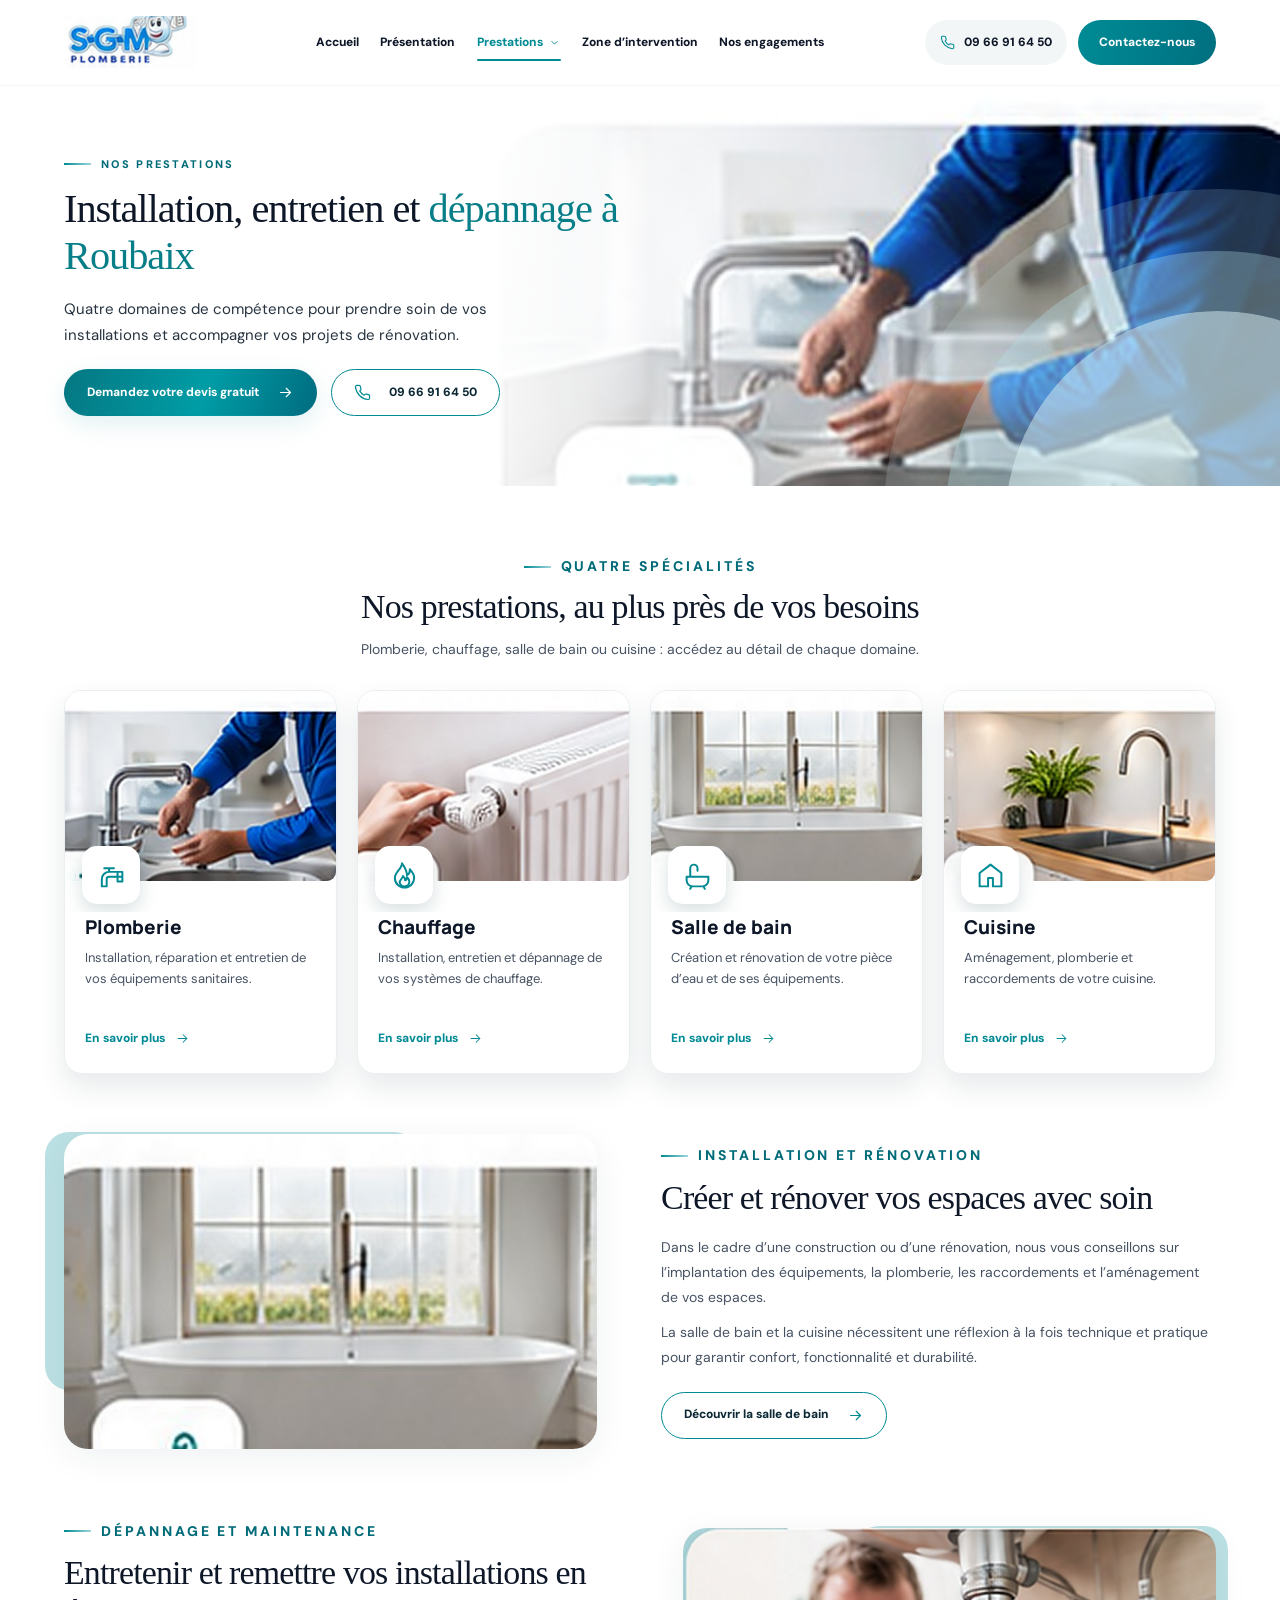
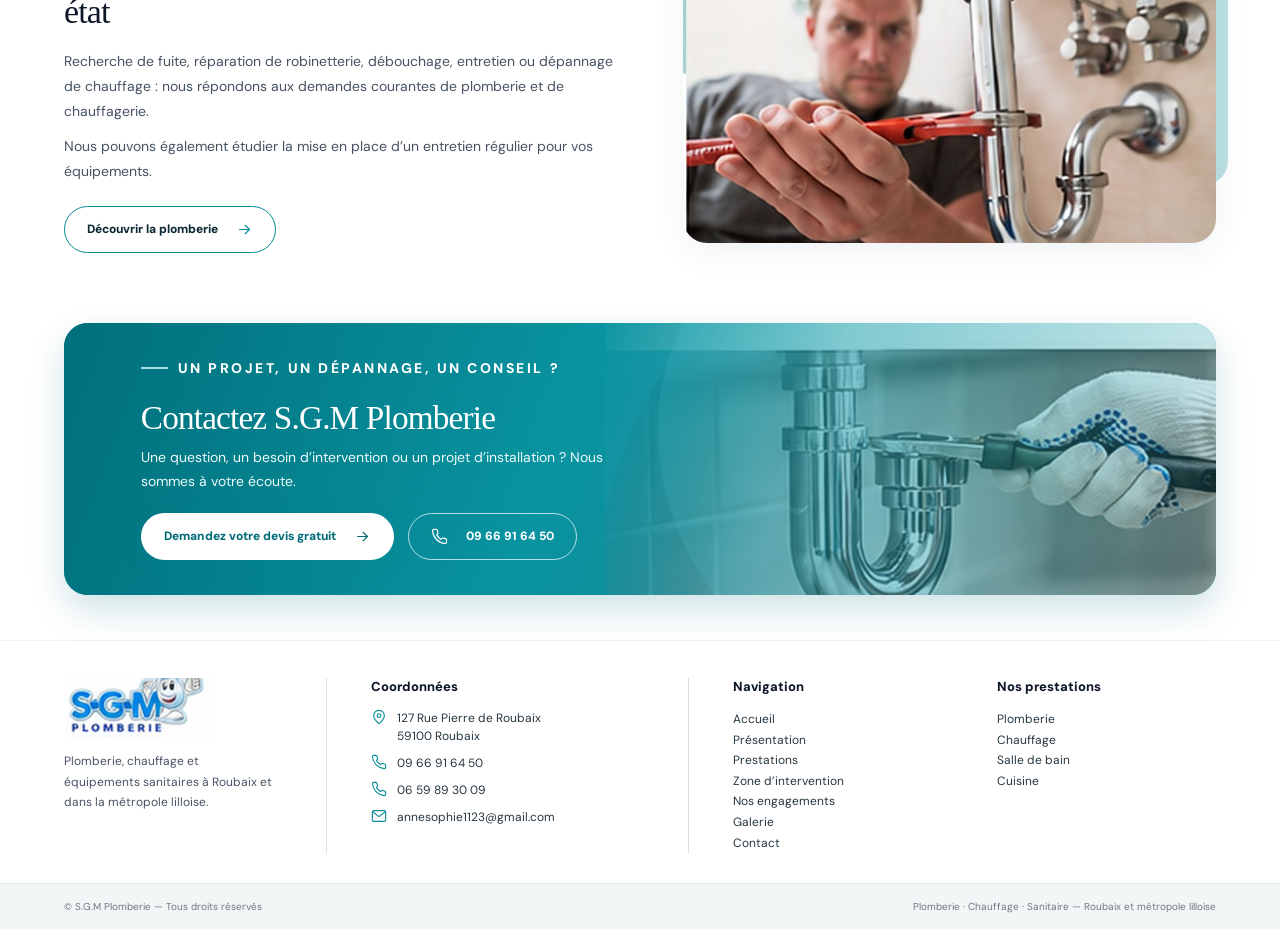
<file: prestations.html>
<!doctype html><html lang="fr"><head><meta charset="utf-8"><meta name="viewport" content="width=device-width, initial-scale=1"><meta name="theme-color" content="#008b94"><title>Prestations plomberie et chauffage à Roubaix | S.G.M</title><meta name="description" content="Plomberie, chauffagerie, salle de bain et pose de cuisine à Roubaix : découvrez les prestations de S.G.M Plomberie et demandez votre devis."><meta name="robots" content="index,follow"><meta property="og:title" content="Prestations plomberie et chauffage à Roubaix | S.G.M"><meta property="og:description" content="Plomberie, chauffagerie, salle de bain et pose de cuisine à Roubaix : découvrez les prestations de S.G.M Plomberie et demandez votre devis."><meta property="og:type" content="website"><link rel="icon" type="image/png" href="assets/img/logo-sgm.png"><link rel="preconnect" href="https://fonts.googleapis.com"><link rel="preconnect" href="https://fonts.gstatic.com" crossorigin><link href="https://fonts.googleapis.com/css2?family=DM+Sans:wght@400;500;600;700;800&family=Manrope:wght@400;500;600;700;800&display=swap" rel="stylesheet"><link rel="stylesheet" href="assets/css/style.css">
 <script type="application/ld+json">{"@context": "https://schema.org", "@type": "Plumber", "name": "S.G.M Plomberie", "telephone": "09 66 91 64 50", "email": "annesophie1123@gmail.com", "address": {"@type": "PostalAddress", "streetAddress": "127 Rue Pierre de Roubaix", "postalCode": "59100", "addressLocality": "Roubaix", "addressCountry": "FR"}, "areaServed": ["Roubaix", "Tourcoing", "Wattrelos", "Croix", "Wasquehal", "Villeneuve-d’Ascq", "Métropole lilloise"]}</script>
 </head><body><a class="skip-link" href="#contenu">Aller au contenu</a>
 <header class="site-header" id="siteHeader"><div class="container header-inner">
 <a class="brand" href="index.html" aria-label="S.G.M Plomberie, accueil"><img src="assets/img/logo-sgm.png" alt="Logo original S.G.M Plomberie" class="" fetchpriority="high" decoding="async"></a>
 <nav class="desktop-nav" aria-label="Navigation principale"><a href="index.html" class="nav-link " >Accueil</a><a href="presentation.html" class="nav-link " >Présentation</a><div class="nav-dropdown"><a href="prestations.html" class="nav-link active">Prestations <svg class="icon " xmlns="http://www.w3.org/2000/svg" viewBox="0 0 24 24" fill="none" stroke="currentColor" stroke-width="1.65" stroke-linecap="round" stroke-linejoin="round" aria-hidden="true"><path d="m7 10 5 5 5-5"/></svg></a><div class="submenu"><a href="plomberie.html">Plomberie<svg class="icon " xmlns="http://www.w3.org/2000/svg" viewBox="0 0 24 24" fill="none" stroke="currentColor" stroke-width="1.65" stroke-linecap="round" stroke-linejoin="round" aria-hidden="true"><path d="M5 12h14m-6-6 6 6-6 6"/></svg></a><a href="chauffage.html">Chauffage<svg class="icon " xmlns="http://www.w3.org/2000/svg" viewBox="0 0 24 24" fill="none" stroke="currentColor" stroke-width="1.65" stroke-linecap="round" stroke-linejoin="round" aria-hidden="true"><path d="M5 12h14m-6-6 6 6-6 6"/></svg></a><a href="salle-de-bain.html">Salle de bain<svg class="icon " xmlns="http://www.w3.org/2000/svg" viewBox="0 0 24 24" fill="none" stroke="currentColor" stroke-width="1.65" stroke-linecap="round" stroke-linejoin="round" aria-hidden="true"><path d="M5 12h14m-6-6 6 6-6 6"/></svg></a><a href="cuisine.html">Cuisine<svg class="icon " xmlns="http://www.w3.org/2000/svg" viewBox="0 0 24 24" fill="none" stroke="currentColor" stroke-width="1.65" stroke-linecap="round" stroke-linejoin="round" aria-hidden="true"><path d="M5 12h14m-6-6 6 6-6 6"/></svg></a></div></div><a href="zone-intervention.html" class="nav-link " >Zone d’intervention</a><a href="engagements.html" class="nav-link " >Nos engagements</a></nav>
 <div class="header-actions"><a class="header-phone" href="tel:0966916450"><svg class="icon " xmlns="http://www.w3.org/2000/svg" viewBox="0 0 24 24" fill="none" stroke="currentColor" stroke-width="1.65" stroke-linecap="round" stroke-linejoin="round" aria-hidden="true"><path d="M22 16.9v3a2 2 0 0 1-2.2 2A19.8 19.8 0 0 1 2.1 4.2 2 2 0 0 1 4.1 2h3a2 2 0 0 1 2 1.7c.12.9.34 1.8.65 2.66a2 2 0 0 1-.45 2.1L8.1 9.7a16 16 0 0 0 6.2 6.2l1.24-1.2a2 2 0 0 1 2.1-.46c.86.31 1.75.53 2.66.65A2 2 0 0 1 22 16.9Z"/></svg><span>09 66 91 64 50</span></a><a class="header-contact" href="contact.html">Contactez-nous</a></div>
 <button class="mobile-menu-toggle" id="mobileMenuToggle" aria-expanded="false" aria-controls="mobileMenu" aria-label="Ouvrir le menu"><svg class="icon " xmlns="http://www.w3.org/2000/svg" viewBox="0 0 24 24" fill="none" stroke="currentColor" stroke-width="1.65" stroke-linecap="round" stroke-linejoin="round" aria-hidden="true"><path d="M4 6h16M4 12h16M4 18h16"/></svg></button></div>
 <nav class="mobile-nav" id="mobileMenu" aria-label="Navigation mobile"><a href="index.html">Accueil</a><a href="presentation.html">Présentation</a><a href="prestations.html">Toutes les prestations</a><a class="mobile-sub-link" href="plomberie.html">Plomberie</a><a class="mobile-sub-link" href="chauffage.html">Chauffage</a><a class="mobile-sub-link" href="salle-de-bain.html">Salle de bain</a><a class="mobile-sub-link" href="cuisine.html">Cuisine</a><a href="zone-intervention.html">Zone d’intervention</a><a href="engagements.html">Nos engagements</a><a href="galerie.html">Galerie</a><a href="contact.html">Contact</a><a href="tel:0966916450">09 66 91 64 50</a></nav></header><main id="contenu"><section class="page-hero hero-subpage"><div class="hero-media"><img src="assets/img/service-plomberie.jpg" alt="Photographie : nos prestations" class="kenburns" fetchpriority="high" decoding="async"></div><div class="hero-soft-overlay"></div><div class="hero-water-mark"></div><div class="container hero-layout"><div class="hero-copy"><p class="eyebrow"><span></span>NOS PRESTATIONS</p><h1>Installation, entretien et <em>dépannage à Roubaix</em></h1><p class="hero-lead">Quatre domaines de compétence pour prendre soin de vos installations et accompagner vos projets de rénovation.</p><div class="btn-row"><a class="btn btn-primary" href="contact.html"><span>Demandez votre devis gratuit</span><svg class="icon " xmlns="http://www.w3.org/2000/svg" viewBox="0 0 24 24" fill="none" stroke="currentColor" stroke-width="1.65" stroke-linecap="round" stroke-linejoin="round" aria-hidden="true"><path d="M5 12h14m-6-6 6 6-6 6"/></svg></a>
 <a class="btn btn-outline" href="tel:0966916450"><svg class="icon " xmlns="http://www.w3.org/2000/svg" viewBox="0 0 24 24" fill="none" stroke="currentColor" stroke-width="1.65" stroke-linecap="round" stroke-linejoin="round" aria-hidden="true"><path d="M22 16.9v3a2 2 0 0 1-2.2 2A19.8 19.8 0 0 1 2.1 4.2 2 2 0 0 1 4.1 2h3a2 2 0 0 1 2 1.7c.12.9.34 1.8.65 2.66a2 2 0 0 1-.45 2.1L8.1 9.7a16 16 0 0 0 6.2 6.2l1.24-1.2a2 2 0 0 1 2.1-.46c.86.31 1.75.53 2.66.65A2 2 0 0 1 22 16.9Z"/></svg><span>09 66 91 64 50</span></a></div></div></div></section><section class="container services-section sub-services"><div class="section-head" data-reveal><p class="eyebrow"><span></span>QUATRE SPÉCIALITÉS</p><h2>Nos prestations, au plus près de vos besoins</h2><p>Plomberie, chauffage, salle de bain ou cuisine : accédez au détail de chaque domaine.</p></div><div class="service-grid"><article class="service-card" data-reveal><a class="card-photo-link" href="plomberie.html"><img src="assets/img/service-plomberie.jpg" alt="Illustration : plomberie" class="" loading="eager" decoding="async"><span class="service-icon"><svg class="icon " xmlns="http://www.w3.org/2000/svg" viewBox="0 0 24 24" fill="none" stroke="currentColor" stroke-width="1.65" stroke-linecap="round" stroke-linejoin="round" aria-hidden="true"><path d="M4 21v-6a6 6 0 0 1 6-6h11M10 9V6m-4 0h8M4 21h4v-6a2 2 0 0 1 2-2h11m-4-4h4v8h-4z"/></svg></span></a><div class="service-card-body"><h3><a href="plomberie.html">Plomberie</a></h3><p>Installation, réparation et entretien de vos équipements sanitaires.</p><a class="text-link" href="plomberie.html">En savoir plus <svg class="icon " xmlns="http://www.w3.org/2000/svg" viewBox="0 0 24 24" fill="none" stroke="currentColor" stroke-width="1.65" stroke-linecap="round" stroke-linejoin="round" aria-hidden="true"><path d="M5 12h14m-6-6 6 6-6 6"/></svg></a></div></article><article class="service-card" data-reveal><a class="card-photo-link" href="chauffage.html"><img src="assets/img/service-chauffage.jpg" alt="Illustration : chauffage" class="" loading="eager" decoding="async"><span class="service-icon"><svg class="icon " xmlns="http://www.w3.org/2000/svg" viewBox="0 0 24 24" fill="none" stroke="currentColor" stroke-width="1.65" stroke-linecap="round" stroke-linejoin="round" aria-hidden="true"><path d="M12 22c4.5 0 8-3.6 8-8 0-3.4-1.8-5.2-3.6-7.2.2 3-1.5 4.5-2.4 4.9C14 7.5 11.7 4.4 9.9 2 10 6.2 4 9 4 14a8 8 0 0 0 8 8Z"/><path d="M12 21a4 4 0 0 0 4-4c0-1.7-1.2-2.9-2.1-3.7.1 1.5-.8 2.5-1.3 2.7-.1-1.6-1-2.5-1.9-3.6-.1 1.6-2.7 3.5-2.7 5.1a4 4 0 0 0 4 3.5Z"/></svg></span></a><div class="service-card-body"><h3><a href="chauffage.html">Chauffage</a></h3><p>Installation, entretien et dépannage de vos systèmes de chauffage.</p><a class="text-link" href="chauffage.html">En savoir plus <svg class="icon " xmlns="http://www.w3.org/2000/svg" viewBox="0 0 24 24" fill="none" stroke="currentColor" stroke-width="1.65" stroke-linecap="round" stroke-linejoin="round" aria-hidden="true"><path d="M5 12h14m-6-6 6 6-6 6"/></svg></a></div></article><article class="service-card" data-reveal><a class="card-photo-link" href="salle-de-bain.html"><img src="assets/img/service-salle-de-bain.jpg" alt="Illustration : salle de bain" class="" loading="eager" decoding="async"><span class="service-icon"><svg class="icon " xmlns="http://www.w3.org/2000/svg" viewBox="0 0 24 24" fill="none" stroke="currentColor" stroke-width="1.65" stroke-linecap="round" stroke-linejoin="round" aria-hidden="true"><path d="M3 13h18v3a5 5 0 0 1-5 5H8a5 5 0 0 1-5-5v-3ZM6 13V6a3 3 0 0 1 6 0v2M7 21l-1 2m11-2 1 2"/></svg></span></a><div class="service-card-body"><h3><a href="salle-de-bain.html">Salle de bain</a></h3><p>Création et rénovation de votre pièce d’eau et de ses équipements.</p><a class="text-link" href="salle-de-bain.html">En savoir plus <svg class="icon " xmlns="http://www.w3.org/2000/svg" viewBox="0 0 24 24" fill="none" stroke="currentColor" stroke-width="1.65" stroke-linecap="round" stroke-linejoin="round" aria-hidden="true"><path d="M5 12h14m-6-6 6 6-6 6"/></svg></a></div></article><article class="service-card" data-reveal><a class="card-photo-link" href="cuisine.html"><img src="assets/img/service-cuisine.jpg" alt="Illustration : cuisine" class="" loading="eager" decoding="async"><span class="service-icon"><svg class="icon " xmlns="http://www.w3.org/2000/svg" viewBox="0 0 24 24" fill="none" stroke="currentColor" stroke-width="1.65" stroke-linecap="round" stroke-linejoin="round" aria-hidden="true"><path d="m3 10 9-7 9 7v11h-7v-7h-4v7H3Z"/></svg></span></a><div class="service-card-body"><h3><a href="cuisine.html">Cuisine</a></h3><p>Aménagement, plomberie et raccordements de votre cuisine.</p><a class="text-link" href="cuisine.html">En savoir plus <svg class="icon " xmlns="http://www.w3.org/2000/svg" viewBox="0 0 24 24" fill="none" stroke="currentColor" stroke-width="1.65" stroke-linecap="round" stroke-linejoin="round" aria-hidden="true"><path d="M5 12h14m-6-6 6 6-6 6"/></svg></a></div></article></div></section><section class="container content-split  " data-reveal><div class="split-image image-framed"><img src="assets/img/service-salle-de-bain.jpg" alt="Créer et rénover vos espaces avec soin" class="" loading="eager" decoding="async"></div><div class="split-content"><p class="eyebrow"><span></span>INSTALLATION ET RÉNOVATION</p><h2>Créer et rénover vos espaces avec soin</h2><p>Dans le cadre d’une construction ou d’une rénovation, nous vous conseillons sur l’implantation des équipements, la plomberie, les raccordements et l’aménagement de vos espaces.</p><p>La salle de bain et la cuisine nécessitent une réflexion à la fois technique et pratique pour garantir confort, fonctionnalité et durabilité.</p><a class="btn btn-outline" href="salle-de-bain.html"><span>Découvrir la salle de bain</span><svg class="icon " xmlns="http://www.w3.org/2000/svg" viewBox="0 0 24 24" fill="none" stroke="currentColor" stroke-width="1.65" stroke-linecap="round" stroke-linejoin="round" aria-hidden="true"><path d="M5 12h14m-6-6 6 6-6 6"/></svg></a></div></section><section class="container content-split is-reversed " data-reveal><div class="split-image image-framed"><img src="assets/img/plombier-intervention.jpg" alt="Entretenir et remettre vos installations en état" class="" loading="eager" decoding="async"></div><div class="split-content"><p class="eyebrow"><span></span>DÉPANNAGE ET MAINTENANCE</p><h2>Entretenir et remettre vos installations en état</h2><p>Recherche de fuite, réparation de robinetterie, débouchage, entretien ou dépannage de chauffage : nous répondons aux demandes courantes de plomberie et de chauffagerie.</p><p>Nous pouvons également étudier la mise en place d’un entretien régulier pour vos équipements.</p><a class="btn btn-outline" href="plomberie.html"><span>Découvrir la plomberie</span><svg class="icon " xmlns="http://www.w3.org/2000/svg" viewBox="0 0 24 24" fill="none" stroke="currentColor" stroke-width="1.65" stroke-linecap="round" stroke-linejoin="round" aria-hidden="true"><path d="M5 12h14m-6-6 6 6-6 6"/></svg></a></div></section><section class="contact-cta container" data-reveal><div class="contact-cta-photo"><img src="assets/img/intervention-tuyauterie.jpg" alt="Intervention sur une tuyauterie chromée" class="" loading="eager" decoding="async"></div><div class="contact-cta-content"><p class="eyebrow"><span></span>UN PROJET, UN DÉPANNAGE, UN CONSEIL ?</p><h2>Contactez S.G.M Plomberie</h2><p>Une question, un besoin d’intervention ou un projet d’installation ? Nous sommes à votre écoute.</p><div class="btn-row"><a class="btn btn-primary" href="contact.html"><span>Demandez votre devis gratuit</span><svg class="icon " xmlns="http://www.w3.org/2000/svg" viewBox="0 0 24 24" fill="none" stroke="currentColor" stroke-width="1.65" stroke-linecap="round" stroke-linejoin="round" aria-hidden="true"><path d="M5 12h14m-6-6 6 6-6 6"/></svg></a>
 <a class="btn btn-outline-light" href="tel:0966916450"><svg class="icon " xmlns="http://www.w3.org/2000/svg" viewBox="0 0 24 24" fill="none" stroke="currentColor" stroke-width="1.65" stroke-linecap="round" stroke-linejoin="round" aria-hidden="true"><path d="M22 16.9v3a2 2 0 0 1-2.2 2A19.8 19.8 0 0 1 2.1 4.2 2 2 0 0 1 4.1 2h3a2 2 0 0 1 2 1.7c.12.9.34 1.8.65 2.66a2 2 0 0 1-.45 2.1L8.1 9.7a16 16 0 0 0 6.2 6.2l1.24-1.2a2 2 0 0 1 2.1-.46c.86.31 1.75.53 2.66.65A2 2 0 0 1 22 16.9Z"/></svg><span>09 66 91 64 50</span></a></div></div></section></main><footer class="footer"><div class="container footer-main">
 <div class="footer-brand"><img src="assets/img/logo-sgm.png" alt="S.G.M Plomberie" class="" loading="eager" decoding="async">
 <p>Plomberie, chauffage et équipements sanitaires à Roubaix et dans la métropole lilloise.</p></div>
 <div class="footer-contact"><h3>Coordonnées</h3><a href="https://www.google.com/maps/search/?api=1&query=127+Rue+Pierre+de+Roubaix+59100+Roubaix" target="_blank" rel="noopener"><svg class="icon " xmlns="http://www.w3.org/2000/svg" viewBox="0 0 24 24" fill="none" stroke="currentColor" stroke-width="1.65" stroke-linecap="round" stroke-linejoin="round" aria-hidden="true"><path d="M20 10c0 5-8 12-8 12S4 15 4 10a8 8 0 1 1 16 0Z"/><circle cx="12" cy="10" r="2.8"/></svg><span>127 Rue Pierre de Roubaix<br>59100 Roubaix</span></a><a href="tel:0966916450"><svg class="icon " xmlns="http://www.w3.org/2000/svg" viewBox="0 0 24 24" fill="none" stroke="currentColor" stroke-width="1.65" stroke-linecap="round" stroke-linejoin="round" aria-hidden="true"><path d="M22 16.9v3a2 2 0 0 1-2.2 2A19.8 19.8 0 0 1 2.1 4.2 2 2 0 0 1 4.1 2h3a2 2 0 0 1 2 1.7c.12.9.34 1.8.65 2.66a2 2 0 0 1-.45 2.1L8.1 9.7a16 16 0 0 0 6.2 6.2l1.24-1.2a2 2 0 0 1 2.1-.46c.86.31 1.75.53 2.66.65A2 2 0 0 1 22 16.9Z"/></svg>09 66 91 64 50</a><a href="tel:0659893009"><svg class="icon " xmlns="http://www.w3.org/2000/svg" viewBox="0 0 24 24" fill="none" stroke="currentColor" stroke-width="1.65" stroke-linecap="round" stroke-linejoin="round" aria-hidden="true"><path d="M22 16.9v3a2 2 0 0 1-2.2 2A19.8 19.8 0 0 1 2.1 4.2 2 2 0 0 1 4.1 2h3a2 2 0 0 1 2 1.7c.12.9.34 1.8.65 2.66a2 2 0 0 1-.45 2.1L8.1 9.7a16 16 0 0 0 6.2 6.2l1.24-1.2a2 2 0 0 1 2.1-.46c.86.31 1.75.53 2.66.65A2 2 0 0 1 22 16.9Z"/></svg>06 59 89 30 09</a><a href="mailto:annesophie1123@gmail.com"><svg class="icon " xmlns="http://www.w3.org/2000/svg" viewBox="0 0 24 24" fill="none" stroke="currentColor" stroke-width="1.65" stroke-linecap="round" stroke-linejoin="round" aria-hidden="true"><rect x="2" y="4" width="20" height="16" rx="2"/><path d="m3 6 9 7 9-7"/></svg>annesophie1123@gmail.com</a></div>
 <div class="footer-menu"><h3>Navigation</h3><a href="index.html">Accueil</a><a href="presentation.html">Présentation</a><a href="prestations.html">Prestations</a><a href="zone-intervention.html">Zone d’intervention</a><a href="engagements.html">Nos engagements</a><a href="galerie.html">Galerie</a><a href="contact.html">Contact</a></div><div class="footer-menu"><h3>Nos prestations</h3><a href="plomberie.html">Plomberie</a><a href="chauffage.html">Chauffage</a><a href="salle-de-bain.html">Salle de bain</a><a href="cuisine.html">Cuisine</a></div>
 </div><div class="footer-bottom"><div class="container footer-bottom-inner"><span>© S.G.M Plomberie — Tous droits réservés</span><span>Plomberie · Chauffage · Sanitaire — Roubaix et métropole lilloise</span></div></div></footer><script defer src="assets/js/app.js"></script></body></html>
</file>
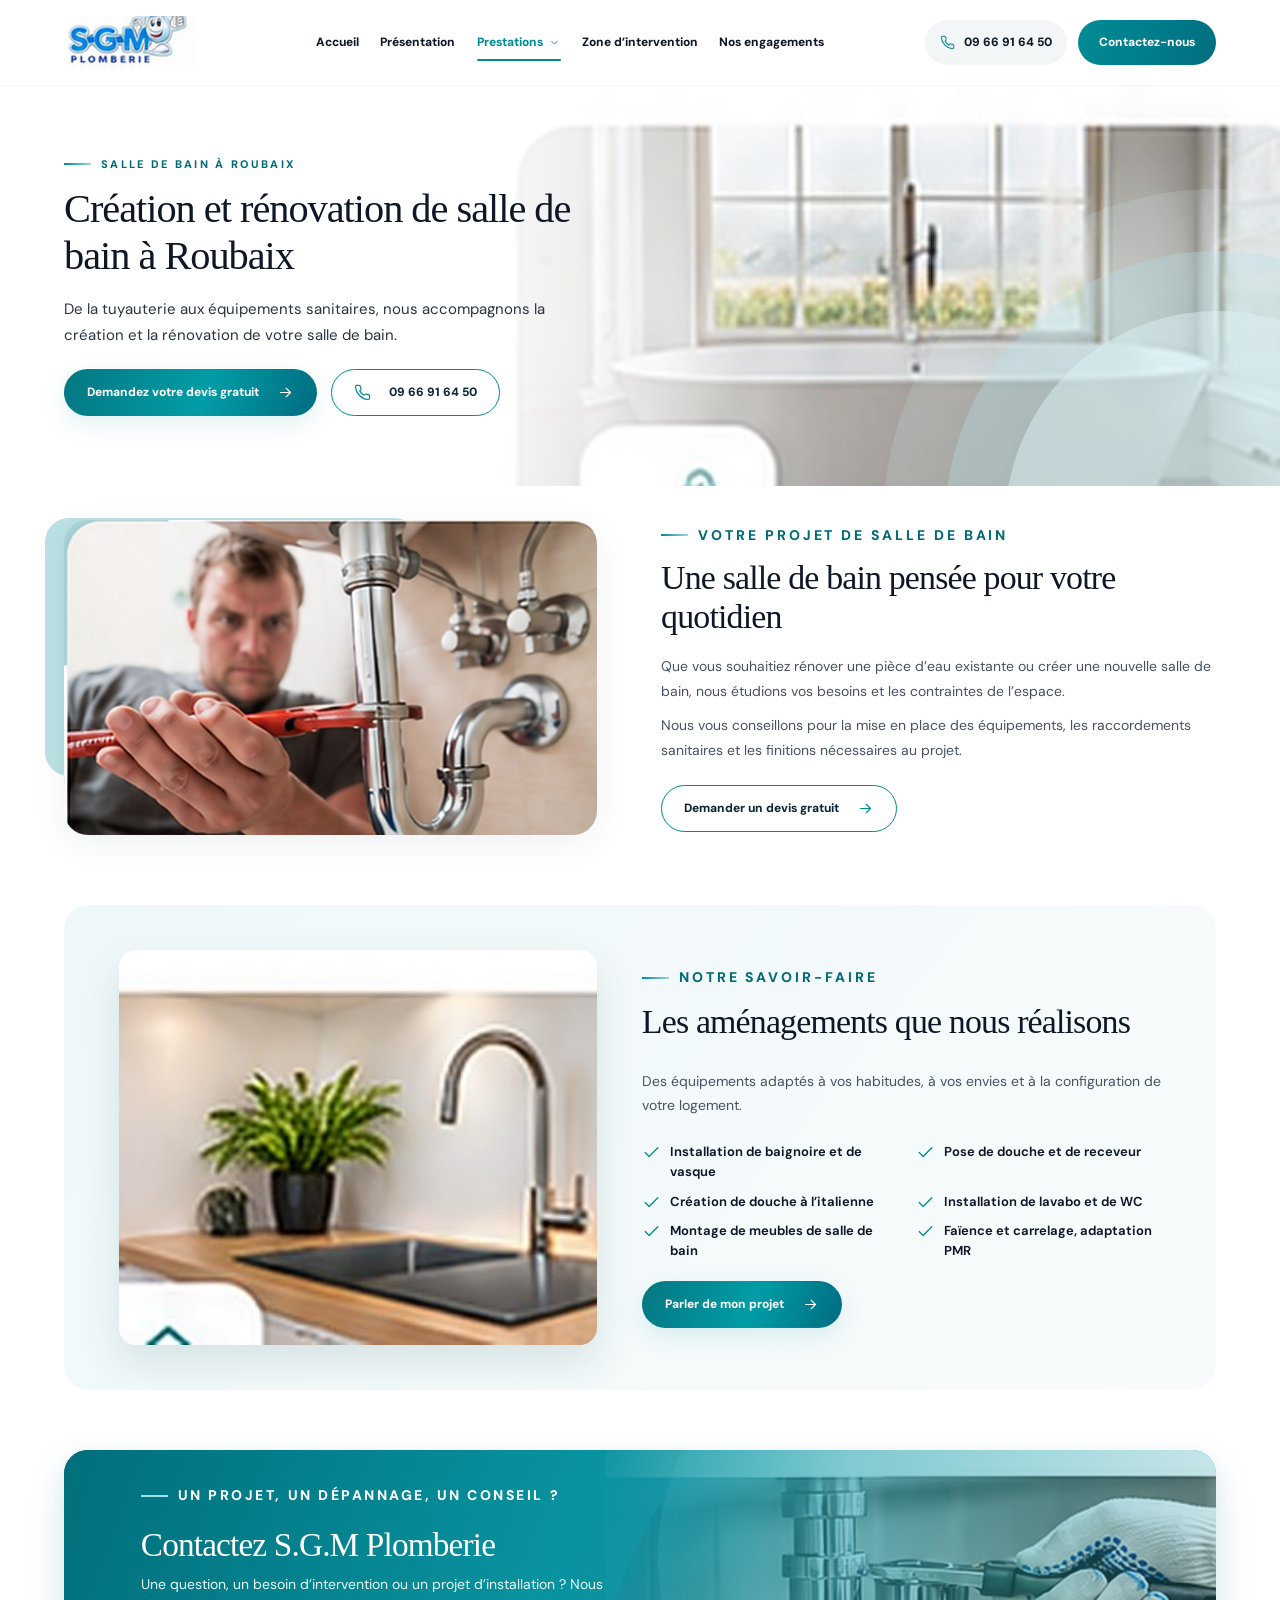
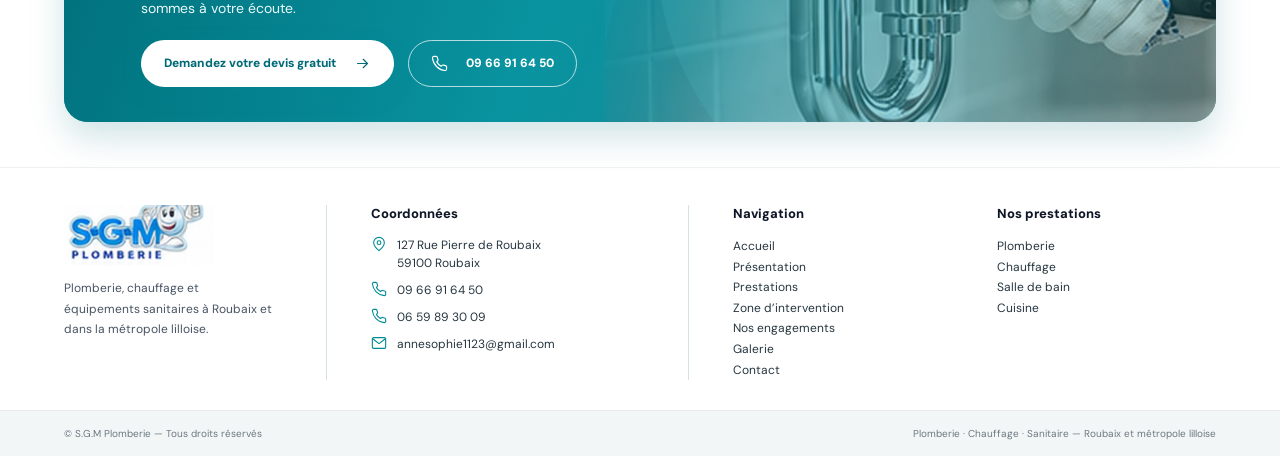
<file: salle-de-bain.html>
<!doctype html><html lang="fr"><head><meta charset="utf-8"><meta name="viewport" content="width=device-width, initial-scale=1"><meta name="theme-color" content="#008b94"><title>Création et rénovation de salle de bain à Roubaix | S.G.M Plomberie</title><meta name="description" content="Création et rénovation de salle de bain à Roubaix : douche, baignoire, vasque, robinetterie et équipements sanitaires avec S.G.M Plomberie."><meta name="robots" content="index,follow"><meta property="og:title" content="Création et rénovation de salle de bain à Roubaix | S.G.M Plomberie"><meta property="og:description" content="Création et rénovation de salle de bain à Roubaix : douche, baignoire, vasque, robinetterie et équipements sanitaires avec S.G.M Plomberie."><meta property="og:type" content="website"><link rel="icon" type="image/png" href="assets/img/logo-sgm.png"><link rel="preconnect" href="https://fonts.googleapis.com"><link rel="preconnect" href="https://fonts.gstatic.com" crossorigin><link href="https://fonts.googleapis.com/css2?family=DM+Sans:wght@400;500;600;700;800&family=Manrope:wght@400;500;600;700;800&display=swap" rel="stylesheet"><link rel="stylesheet" href="assets/css/style.css">
 <script type="application/ld+json">{"@context": "https://schema.org", "@type": "Plumber", "name": "S.G.M Plomberie", "telephone": "09 66 91 64 50", "email": "annesophie1123@gmail.com", "address": {"@type": "PostalAddress", "streetAddress": "127 Rue Pierre de Roubaix", "postalCode": "59100", "addressLocality": "Roubaix", "addressCountry": "FR"}, "areaServed": ["Roubaix", "Tourcoing", "Wattrelos", "Croix", "Wasquehal", "Villeneuve-d’Ascq", "Métropole lilloise"]}</script>
 </head><body><a class="skip-link" href="#contenu">Aller au contenu</a>
 <header class="site-header" id="siteHeader"><div class="container header-inner">
 <a class="brand" href="index.html" aria-label="S.G.M Plomberie, accueil"><img src="assets/img/logo-sgm.png" alt="Logo original S.G.M Plomberie" class="" fetchpriority="high" decoding="async"></a>
 <nav class="desktop-nav" aria-label="Navigation principale"><a href="index.html" class="nav-link " >Accueil</a><a href="presentation.html" class="nav-link " >Présentation</a><div class="nav-dropdown"><a href="prestations.html" class="nav-link active">Prestations <svg class="icon " xmlns="http://www.w3.org/2000/svg" viewBox="0 0 24 24" fill="none" stroke="currentColor" stroke-width="1.65" stroke-linecap="round" stroke-linejoin="round" aria-hidden="true"><path d="m7 10 5 5 5-5"/></svg></a><div class="submenu"><a href="plomberie.html">Plomberie<svg class="icon " xmlns="http://www.w3.org/2000/svg" viewBox="0 0 24 24" fill="none" stroke="currentColor" stroke-width="1.65" stroke-linecap="round" stroke-linejoin="round" aria-hidden="true"><path d="M5 12h14m-6-6 6 6-6 6"/></svg></a><a href="chauffage.html">Chauffage<svg class="icon " xmlns="http://www.w3.org/2000/svg" viewBox="0 0 24 24" fill="none" stroke="currentColor" stroke-width="1.65" stroke-linecap="round" stroke-linejoin="round" aria-hidden="true"><path d="M5 12h14m-6-6 6 6-6 6"/></svg></a><a href="salle-de-bain.html">Salle de bain<svg class="icon " xmlns="http://www.w3.org/2000/svg" viewBox="0 0 24 24" fill="none" stroke="currentColor" stroke-width="1.65" stroke-linecap="round" stroke-linejoin="round" aria-hidden="true"><path d="M5 12h14m-6-6 6 6-6 6"/></svg></a><a href="cuisine.html">Cuisine<svg class="icon " xmlns="http://www.w3.org/2000/svg" viewBox="0 0 24 24" fill="none" stroke="currentColor" stroke-width="1.65" stroke-linecap="round" stroke-linejoin="round" aria-hidden="true"><path d="M5 12h14m-6-6 6 6-6 6"/></svg></a></div></div><a href="zone-intervention.html" class="nav-link " >Zone d’intervention</a><a href="engagements.html" class="nav-link " >Nos engagements</a></nav>
 <div class="header-actions"><a class="header-phone" href="tel:0966916450"><svg class="icon " xmlns="http://www.w3.org/2000/svg" viewBox="0 0 24 24" fill="none" stroke="currentColor" stroke-width="1.65" stroke-linecap="round" stroke-linejoin="round" aria-hidden="true"><path d="M22 16.9v3a2 2 0 0 1-2.2 2A19.8 19.8 0 0 1 2.1 4.2 2 2 0 0 1 4.1 2h3a2 2 0 0 1 2 1.7c.12.9.34 1.8.65 2.66a2 2 0 0 1-.45 2.1L8.1 9.7a16 16 0 0 0 6.2 6.2l1.24-1.2a2 2 0 0 1 2.1-.46c.86.31 1.75.53 2.66.65A2 2 0 0 1 22 16.9Z"/></svg><span>09 66 91 64 50</span></a><a class="header-contact" href="contact.html">Contactez-nous</a></div>
 <button class="mobile-menu-toggle" id="mobileMenuToggle" aria-expanded="false" aria-controls="mobileMenu" aria-label="Ouvrir le menu"><svg class="icon " xmlns="http://www.w3.org/2000/svg" viewBox="0 0 24 24" fill="none" stroke="currentColor" stroke-width="1.65" stroke-linecap="round" stroke-linejoin="round" aria-hidden="true"><path d="M4 6h16M4 12h16M4 18h16"/></svg></button></div>
 <nav class="mobile-nav" id="mobileMenu" aria-label="Navigation mobile"><a href="index.html">Accueil</a><a href="presentation.html">Présentation</a><a href="prestations.html">Toutes les prestations</a><a class="mobile-sub-link" href="plomberie.html">Plomberie</a><a class="mobile-sub-link" href="chauffage.html">Chauffage</a><a class="mobile-sub-link" href="salle-de-bain.html">Salle de bain</a><a class="mobile-sub-link" href="cuisine.html">Cuisine</a><a href="zone-intervention.html">Zone d’intervention</a><a href="engagements.html">Nos engagements</a><a href="galerie.html">Galerie</a><a href="contact.html">Contact</a><a href="tel:0966916450">09 66 91 64 50</a></nav></header><main id="contenu"><section class="page-hero hero-subpage"><div class="hero-media"><img src="assets/img/service-salle-de-bain.jpg" alt="Photographie : salle de bain à roubaix" class="kenburns" fetchpriority="high" decoding="async"></div><div class="hero-soft-overlay"></div><div class="hero-water-mark"></div><div class="container hero-layout"><div class="hero-copy"><p class="eyebrow"><span></span>SALLE DE BAIN À ROUBAIX</p><h1>Création et rénovation de salle de bain à Roubaix</h1><p class="hero-lead">De la tuyauterie aux équipements sanitaires, nous accompagnons la création et la rénovation de votre salle de bain.</p><div class="btn-row"><a class="btn btn-primary" href="contact.html"><span>Demandez votre devis gratuit</span><svg class="icon " xmlns="http://www.w3.org/2000/svg" viewBox="0 0 24 24" fill="none" stroke="currentColor" stroke-width="1.65" stroke-linecap="round" stroke-linejoin="round" aria-hidden="true"><path d="M5 12h14m-6-6 6 6-6 6"/></svg></a>
 <a class="btn btn-outline" href="tel:0966916450"><svg class="icon " xmlns="http://www.w3.org/2000/svg" viewBox="0 0 24 24" fill="none" stroke="currentColor" stroke-width="1.65" stroke-linecap="round" stroke-linejoin="round" aria-hidden="true"><path d="M22 16.9v3a2 2 0 0 1-2.2 2A19.8 19.8 0 0 1 2.1 4.2 2 2 0 0 1 4.1 2h3a2 2 0 0 1 2 1.7c.12.9.34 1.8.65 2.66a2 2 0 0 1-.45 2.1L8.1 9.7a16 16 0 0 0 6.2 6.2l1.24-1.2a2 2 0 0 1 2.1-.46c.86.31 1.75.53 2.66.65A2 2 0 0 1 22 16.9Z"/></svg><span>09 66 91 64 50</span></a></div></div></div></section><section class="container content-split  " data-reveal><div class="split-image image-framed"><img src="assets/img/plombier-intervention.jpg" alt="Une salle de bain pensée pour votre quotidien" class="" loading="eager" decoding="async"></div><div class="split-content"><p class="eyebrow"><span></span>VOTRE PROJET DE SALLE DE BAIN</p><h2>Une salle de bain pensée pour votre quotidien</h2><p>Que vous souhaitiez rénover une pièce d’eau existante ou créer une nouvelle salle de bain, nous étudions vos besoins et les contraintes de l’espace.</p><p>Nous vous conseillons pour la mise en place des équipements, les raccordements sanitaires et les finitions nécessaires au projet.</p><a class="btn btn-outline" href="contact.html"><span>Demander un devis gratuit</span><svg class="icon " xmlns="http://www.w3.org/2000/svg" viewBox="0 0 24 24" fill="none" stroke="currentColor" stroke-width="1.65" stroke-linecap="round" stroke-linejoin="round" aria-hidden="true"><path d="M5 12h14m-6-6 6 6-6 6"/></svg></a></div></section><section class="feature-panel container flip" data-reveal><div class="feature-copy"><p class="eyebrow"><span></span>NOTRE SAVOIR-FAIRE</p><h2>Les aménagements que nous réalisons</h2><p>Des équipements adaptés à vos habitudes, à vos envies et à la configuration de votre logement.</p><ul class="checklist"><li><svg class="icon " xmlns="http://www.w3.org/2000/svg" viewBox="0 0 24 24" fill="none" stroke="currentColor" stroke-width="1.65" stroke-linecap="round" stroke-linejoin="round" aria-hidden="true"><path d="m4 12 5 5L20 6"/></svg><span>Installation de baignoire et de vasque</span></li><li><svg class="icon " xmlns="http://www.w3.org/2000/svg" viewBox="0 0 24 24" fill="none" stroke="currentColor" stroke-width="1.65" stroke-linecap="round" stroke-linejoin="round" aria-hidden="true"><path d="m4 12 5 5L20 6"/></svg><span>Pose de douche et de receveur</span></li><li><svg class="icon " xmlns="http://www.w3.org/2000/svg" viewBox="0 0 24 24" fill="none" stroke="currentColor" stroke-width="1.65" stroke-linecap="round" stroke-linejoin="round" aria-hidden="true"><path d="m4 12 5 5L20 6"/></svg><span>Création de douche à l’italienne</span></li><li><svg class="icon " xmlns="http://www.w3.org/2000/svg" viewBox="0 0 24 24" fill="none" stroke="currentColor" stroke-width="1.65" stroke-linecap="round" stroke-linejoin="round" aria-hidden="true"><path d="m4 12 5 5L20 6"/></svg><span>Installation de lavabo et de WC</span></li><li><svg class="icon " xmlns="http://www.w3.org/2000/svg" viewBox="0 0 24 24" fill="none" stroke="currentColor" stroke-width="1.65" stroke-linecap="round" stroke-linejoin="round" aria-hidden="true"><path d="m4 12 5 5L20 6"/></svg><span>Montage de meubles de salle de bain</span></li><li><svg class="icon " xmlns="http://www.w3.org/2000/svg" viewBox="0 0 24 24" fill="none" stroke="currentColor" stroke-width="1.65" stroke-linecap="round" stroke-linejoin="round" aria-hidden="true"><path d="m4 12 5 5L20 6"/></svg><span>Faïence et carrelage, adaptation PMR</span></li></ul><a class="btn btn-primary" href="contact.html"><span>Parler de mon projet</span><svg class="icon " xmlns="http://www.w3.org/2000/svg" viewBox="0 0 24 24" fill="none" stroke="currentColor" stroke-width="1.65" stroke-linecap="round" stroke-linejoin="round" aria-hidden="true"><path d="M5 12h14m-6-6 6 6-6 6"/></svg></a></div><div class="feature-image"><img src="assets/img/service-cuisine.jpg" alt="Les aménagements que nous réalisons" class="" loading="eager" decoding="async"></div></section><section class="contact-cta container" data-reveal><div class="contact-cta-photo"><img src="assets/img/intervention-tuyauterie.jpg" alt="Intervention sur une tuyauterie chromée" class="" loading="eager" decoding="async"></div><div class="contact-cta-content"><p class="eyebrow"><span></span>UN PROJET, UN DÉPANNAGE, UN CONSEIL ?</p><h2>Contactez S.G.M Plomberie</h2><p>Une question, un besoin d’intervention ou un projet d’installation ? Nous sommes à votre écoute.</p><div class="btn-row"><a class="btn btn-primary" href="contact.html"><span>Demandez votre devis gratuit</span><svg class="icon " xmlns="http://www.w3.org/2000/svg" viewBox="0 0 24 24" fill="none" stroke="currentColor" stroke-width="1.65" stroke-linecap="round" stroke-linejoin="round" aria-hidden="true"><path d="M5 12h14m-6-6 6 6-6 6"/></svg></a>
 <a class="btn btn-outline-light" href="tel:0966916450"><svg class="icon " xmlns="http://www.w3.org/2000/svg" viewBox="0 0 24 24" fill="none" stroke="currentColor" stroke-width="1.65" stroke-linecap="round" stroke-linejoin="round" aria-hidden="true"><path d="M22 16.9v3a2 2 0 0 1-2.2 2A19.8 19.8 0 0 1 2.1 4.2 2 2 0 0 1 4.1 2h3a2 2 0 0 1 2 1.7c.12.9.34 1.8.65 2.66a2 2 0 0 1-.45 2.1L8.1 9.7a16 16 0 0 0 6.2 6.2l1.24-1.2a2 2 0 0 1 2.1-.46c.86.31 1.75.53 2.66.65A2 2 0 0 1 22 16.9Z"/></svg><span>09 66 91 64 50</span></a></div></div></section></main><footer class="footer"><div class="container footer-main">
 <div class="footer-brand"><img src="assets/img/logo-sgm.png" alt="S.G.M Plomberie" class="" loading="eager" decoding="async">
 <p>Plomberie, chauffage et équipements sanitaires à Roubaix et dans la métropole lilloise.</p></div>
 <div class="footer-contact"><h3>Coordonnées</h3><a href="https://www.google.com/maps/search/?api=1&query=127+Rue+Pierre+de+Roubaix+59100+Roubaix" target="_blank" rel="noopener"><svg class="icon " xmlns="http://www.w3.org/2000/svg" viewBox="0 0 24 24" fill="none" stroke="currentColor" stroke-width="1.65" stroke-linecap="round" stroke-linejoin="round" aria-hidden="true"><path d="M20 10c0 5-8 12-8 12S4 15 4 10a8 8 0 1 1 16 0Z"/><circle cx="12" cy="10" r="2.8"/></svg><span>127 Rue Pierre de Roubaix<br>59100 Roubaix</span></a><a href="tel:0966916450"><svg class="icon " xmlns="http://www.w3.org/2000/svg" viewBox="0 0 24 24" fill="none" stroke="currentColor" stroke-width="1.65" stroke-linecap="round" stroke-linejoin="round" aria-hidden="true"><path d="M22 16.9v3a2 2 0 0 1-2.2 2A19.8 19.8 0 0 1 2.1 4.2 2 2 0 0 1 4.1 2h3a2 2 0 0 1 2 1.7c.12.9.34 1.8.65 2.66a2 2 0 0 1-.45 2.1L8.1 9.7a16 16 0 0 0 6.2 6.2l1.24-1.2a2 2 0 0 1 2.1-.46c.86.31 1.75.53 2.66.65A2 2 0 0 1 22 16.9Z"/></svg>09 66 91 64 50</a><a href="tel:0659893009"><svg class="icon " xmlns="http://www.w3.org/2000/svg" viewBox="0 0 24 24" fill="none" stroke="currentColor" stroke-width="1.65" stroke-linecap="round" stroke-linejoin="round" aria-hidden="true"><path d="M22 16.9v3a2 2 0 0 1-2.2 2A19.8 19.8 0 0 1 2.1 4.2 2 2 0 0 1 4.1 2h3a2 2 0 0 1 2 1.7c.12.9.34 1.8.65 2.66a2 2 0 0 1-.45 2.1L8.1 9.7a16 16 0 0 0 6.2 6.2l1.24-1.2a2 2 0 0 1 2.1-.46c.86.31 1.75.53 2.66.65A2 2 0 0 1 22 16.9Z"/></svg>06 59 89 30 09</a><a href="mailto:annesophie1123@gmail.com"><svg class="icon " xmlns="http://www.w3.org/2000/svg" viewBox="0 0 24 24" fill="none" stroke="currentColor" stroke-width="1.65" stroke-linecap="round" stroke-linejoin="round" aria-hidden="true"><rect x="2" y="4" width="20" height="16" rx="2"/><path d="m3 6 9 7 9-7"/></svg>annesophie1123@gmail.com</a></div>
 <div class="footer-menu"><h3>Navigation</h3><a href="index.html">Accueil</a><a href="presentation.html">Présentation</a><a href="prestations.html">Prestations</a><a href="zone-intervention.html">Zone d’intervention</a><a href="engagements.html">Nos engagements</a><a href="galerie.html">Galerie</a><a href="contact.html">Contact</a></div><div class="footer-menu"><h3>Nos prestations</h3><a href="plomberie.html">Plomberie</a><a href="chauffage.html">Chauffage</a><a href="salle-de-bain.html">Salle de bain</a><a href="cuisine.html">Cuisine</a></div>
 </div><div class="footer-bottom"><div class="container footer-bottom-inner"><span>© S.G.M Plomberie — Tous droits réservés</span><span>Plomberie · Chauffage · Sanitaire — Roubaix et métropole lilloise</span></div></div></footer><script defer src="assets/js/app.js"></script></body></html>
</file>
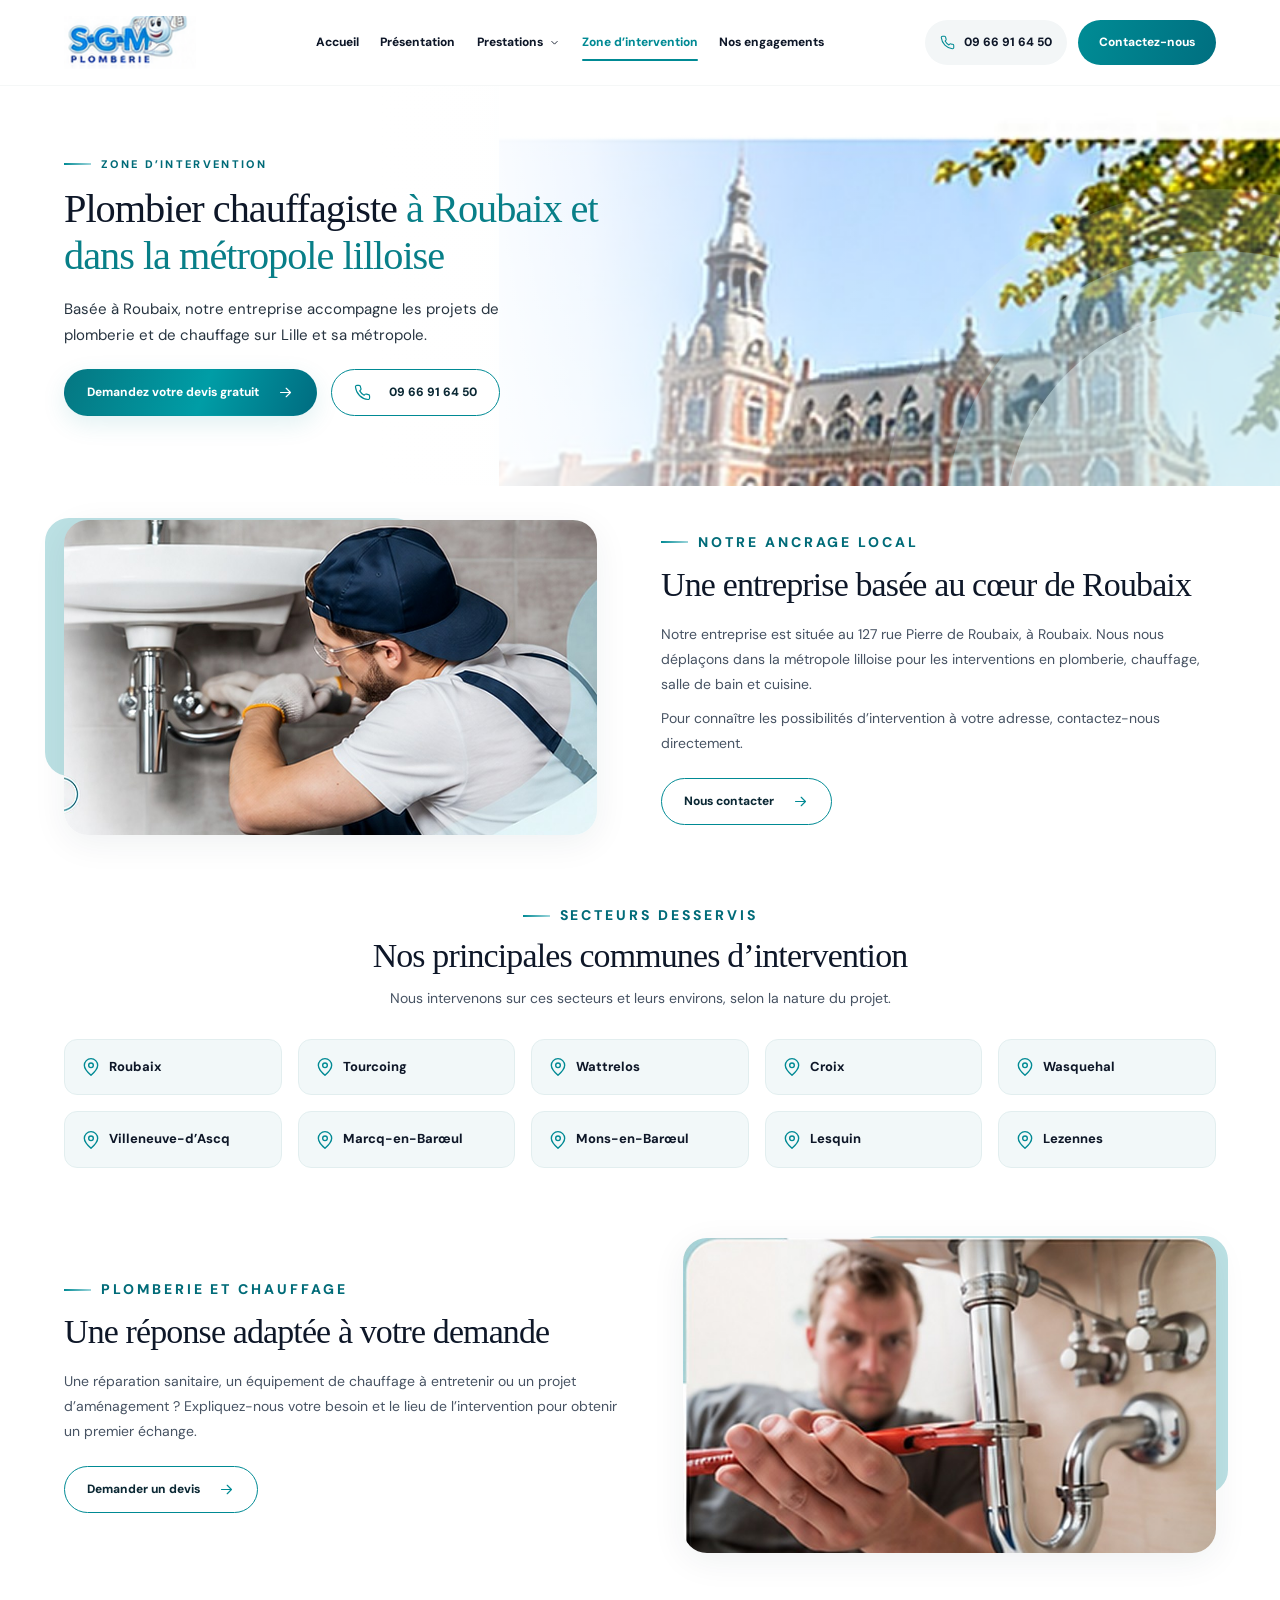
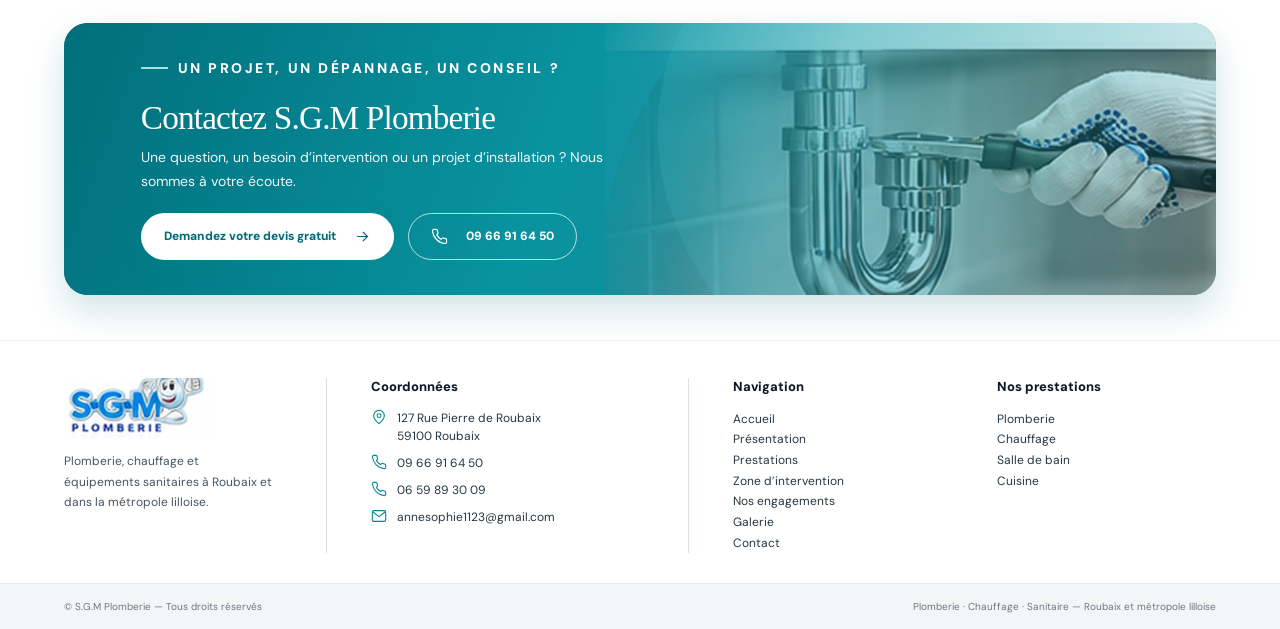
<file: zone-intervention.html>
<!doctype html><html lang="fr"><head><meta charset="utf-8"><meta name="viewport" content="width=device-width, initial-scale=1"><meta name="theme-color" content="#008b94"><title>Zone d’intervention plomberie à Roubaix | S.G.M Plomberie</title><meta name="description" content="S.G.M Plomberie intervient à Roubaix, Tourcoing, Wattrelos, Croix, Wasquehal, Villeneuve-d’Ascq et dans la métropole lilloise."><meta name="robots" content="index,follow"><meta property="og:title" content="Zone d’intervention plomberie à Roubaix | S.G.M Plomberie"><meta property="og:description" content="S.G.M Plomberie intervient à Roubaix, Tourcoing, Wattrelos, Croix, Wasquehal, Villeneuve-d’Ascq et dans la métropole lilloise."><meta property="og:type" content="website"><link rel="icon" type="image/png" href="assets/img/logo-sgm.png"><link rel="preconnect" href="https://fonts.googleapis.com"><link rel="preconnect" href="https://fonts.gstatic.com" crossorigin><link href="https://fonts.googleapis.com/css2?family=DM+Sans:wght@400;500;600;700;800&family=Manrope:wght@400;500;600;700;800&display=swap" rel="stylesheet"><link rel="stylesheet" href="assets/css/style.css">
 <script type="application/ld+json">{"@context": "https://schema.org", "@type": "Plumber", "name": "S.G.M Plomberie", "telephone": "09 66 91 64 50", "email": "annesophie1123@gmail.com", "address": {"@type": "PostalAddress", "streetAddress": "127 Rue Pierre de Roubaix", "postalCode": "59100", "addressLocality": "Roubaix", "addressCountry": "FR"}, "areaServed": ["Roubaix", "Tourcoing", "Wattrelos", "Croix", "Wasquehal", "Villeneuve-d’Ascq", "Métropole lilloise"]}</script>
 </head><body><a class="skip-link" href="#contenu">Aller au contenu</a>
 <header class="site-header" id="siteHeader"><div class="container header-inner">
 <a class="brand" href="index.html" aria-label="S.G.M Plomberie, accueil"><img src="assets/img/logo-sgm.png" alt="Logo original S.G.M Plomberie" class="" fetchpriority="high" decoding="async"></a>
 <nav class="desktop-nav" aria-label="Navigation principale"><a href="index.html" class="nav-link " >Accueil</a><a href="presentation.html" class="nav-link " >Présentation</a><div class="nav-dropdown"><a href="prestations.html" class="nav-link ">Prestations <svg class="icon " xmlns="http://www.w3.org/2000/svg" viewBox="0 0 24 24" fill="none" stroke="currentColor" stroke-width="1.65" stroke-linecap="round" stroke-linejoin="round" aria-hidden="true"><path d="m7 10 5 5 5-5"/></svg></a><div class="submenu"><a href="plomberie.html">Plomberie<svg class="icon " xmlns="http://www.w3.org/2000/svg" viewBox="0 0 24 24" fill="none" stroke="currentColor" stroke-width="1.65" stroke-linecap="round" stroke-linejoin="round" aria-hidden="true"><path d="M5 12h14m-6-6 6 6-6 6"/></svg></a><a href="chauffage.html">Chauffage<svg class="icon " xmlns="http://www.w3.org/2000/svg" viewBox="0 0 24 24" fill="none" stroke="currentColor" stroke-width="1.65" stroke-linecap="round" stroke-linejoin="round" aria-hidden="true"><path d="M5 12h14m-6-6 6 6-6 6"/></svg></a><a href="salle-de-bain.html">Salle de bain<svg class="icon " xmlns="http://www.w3.org/2000/svg" viewBox="0 0 24 24" fill="none" stroke="currentColor" stroke-width="1.65" stroke-linecap="round" stroke-linejoin="round" aria-hidden="true"><path d="M5 12h14m-6-6 6 6-6 6"/></svg></a><a href="cuisine.html">Cuisine<svg class="icon " xmlns="http://www.w3.org/2000/svg" viewBox="0 0 24 24" fill="none" stroke="currentColor" stroke-width="1.65" stroke-linecap="round" stroke-linejoin="round" aria-hidden="true"><path d="M5 12h14m-6-6 6 6-6 6"/></svg></a></div></div><a href="zone-intervention.html" class="nav-link active" aria-current="page">Zone d’intervention</a><a href="engagements.html" class="nav-link " >Nos engagements</a></nav>
 <div class="header-actions"><a class="header-phone" href="tel:0966916450"><svg class="icon " xmlns="http://www.w3.org/2000/svg" viewBox="0 0 24 24" fill="none" stroke="currentColor" stroke-width="1.65" stroke-linecap="round" stroke-linejoin="round" aria-hidden="true"><path d="M22 16.9v3a2 2 0 0 1-2.2 2A19.8 19.8 0 0 1 2.1 4.2 2 2 0 0 1 4.1 2h3a2 2 0 0 1 2 1.7c.12.9.34 1.8.65 2.66a2 2 0 0 1-.45 2.1L8.1 9.7a16 16 0 0 0 6.2 6.2l1.24-1.2a2 2 0 0 1 2.1-.46c.86.31 1.75.53 2.66.65A2 2 0 0 1 22 16.9Z"/></svg><span>09 66 91 64 50</span></a><a class="header-contact" href="contact.html">Contactez-nous</a></div>
 <button class="mobile-menu-toggle" id="mobileMenuToggle" aria-expanded="false" aria-controls="mobileMenu" aria-label="Ouvrir le menu"><svg class="icon " xmlns="http://www.w3.org/2000/svg" viewBox="0 0 24 24" fill="none" stroke="currentColor" stroke-width="1.65" stroke-linecap="round" stroke-linejoin="round" aria-hidden="true"><path d="M4 6h16M4 12h16M4 18h16"/></svg></button></div>
 <nav class="mobile-nav" id="mobileMenu" aria-label="Navigation mobile"><a href="index.html">Accueil</a><a href="presentation.html">Présentation</a><a href="prestations.html">Toutes les prestations</a><a class="mobile-sub-link" href="plomberie.html">Plomberie</a><a class="mobile-sub-link" href="chauffage.html">Chauffage</a><a class="mobile-sub-link" href="salle-de-bain.html">Salle de bain</a><a class="mobile-sub-link" href="cuisine.html">Cuisine</a><a href="zone-intervention.html">Zone d’intervention</a><a href="engagements.html">Nos engagements</a><a href="galerie.html">Galerie</a><a href="contact.html">Contact</a><a href="tel:0966916450">09 66 91 64 50</a></nav></header><main id="contenu"><section class="page-hero hero-subpage"><div class="hero-media"><img src="assets/img/roubaix.jpg" alt="Photographie : zone d’intervention" class="kenburns" fetchpriority="high" decoding="async"></div><div class="hero-soft-overlay"></div><div class="hero-water-mark"></div><div class="container hero-layout"><div class="hero-copy"><p class="eyebrow"><span></span>ZONE D’INTERVENTION</p><h1>Plombier chauffagiste <em>à Roubaix et dans la métropole lilloise</em></h1><p class="hero-lead">Basée à Roubaix, notre entreprise accompagne les projets de plomberie et de chauffage sur Lille et sa métropole.</p><div class="btn-row"><a class="btn btn-primary" href="contact.html"><span>Demandez votre devis gratuit</span><svg class="icon " xmlns="http://www.w3.org/2000/svg" viewBox="0 0 24 24" fill="none" stroke="currentColor" stroke-width="1.65" stroke-linecap="round" stroke-linejoin="round" aria-hidden="true"><path d="M5 12h14m-6-6 6 6-6 6"/></svg></a>
 <a class="btn btn-outline" href="tel:0966916450"><svg class="icon " xmlns="http://www.w3.org/2000/svg" viewBox="0 0 24 24" fill="none" stroke="currentColor" stroke-width="1.65" stroke-linecap="round" stroke-linejoin="round" aria-hidden="true"><path d="M22 16.9v3a2 2 0 0 1-2.2 2A19.8 19.8 0 0 1 2.1 4.2 2 2 0 0 1 4.1 2h3a2 2 0 0 1 2 1.7c.12.9.34 1.8.65 2.66a2 2 0 0 1-.45 2.1L8.1 9.7a16 16 0 0 0 6.2 6.2l1.24-1.2a2 2 0 0 1 2.1-.46c.86.31 1.75.53 2.66.65A2 2 0 0 1 22 16.9Z"/></svg><span>09 66 91 64 50</span></a></div></div></div></section><section class="container content-split  " data-reveal><div class="split-image image-framed"><img src="assets/img/hero-plombier.jpg" alt="Une entreprise basée au cœur de Roubaix" class="" loading="eager" decoding="async"></div><div class="split-content"><p class="eyebrow"><span></span>NOTRE ANCRAGE LOCAL</p><h2>Une entreprise basée au cœur de Roubaix</h2><p>Notre entreprise est située au 127 rue Pierre de Roubaix, à Roubaix. Nous nous déplaçons dans la métropole lilloise pour les interventions en plomberie, chauffage, salle de bain et cuisine.</p><p>Pour connaître les possibilités d’intervention à votre adresse, contactez-nous directement.</p><a class="btn btn-outline" href="contact.html"><span>Nous contacter</span><svg class="icon " xmlns="http://www.w3.org/2000/svg" viewBox="0 0 24 24" fill="none" stroke="currentColor" stroke-width="1.65" stroke-linecap="round" stroke-linejoin="round" aria-hidden="true"><path d="M5 12h14m-6-6 6 6-6 6"/></svg></a></div></section><section class="container city-area" data-reveal><div class="section-head" data-reveal><p class="eyebrow"><span></span>SECTEURS DESSERVIS</p><h2>Nos principales communes d’intervention</h2><p>Nous intervenons sur ces secteurs et leurs environs, selon la nature du projet.</p></div><div class="city-grid"><div><svg class="icon " xmlns="http://www.w3.org/2000/svg" viewBox="0 0 24 24" fill="none" stroke="currentColor" stroke-width="1.65" stroke-linecap="round" stroke-linejoin="round" aria-hidden="true"><path d="M20 10c0 5-8 12-8 12S4 15 4 10a8 8 0 1 1 16 0Z"/><circle cx="12" cy="10" r="2.8"/></svg>Roubaix</div><div><svg class="icon " xmlns="http://www.w3.org/2000/svg" viewBox="0 0 24 24" fill="none" stroke="currentColor" stroke-width="1.65" stroke-linecap="round" stroke-linejoin="round" aria-hidden="true"><path d="M20 10c0 5-8 12-8 12S4 15 4 10a8 8 0 1 1 16 0Z"/><circle cx="12" cy="10" r="2.8"/></svg>Tourcoing</div><div><svg class="icon " xmlns="http://www.w3.org/2000/svg" viewBox="0 0 24 24" fill="none" stroke="currentColor" stroke-width="1.65" stroke-linecap="round" stroke-linejoin="round" aria-hidden="true"><path d="M20 10c0 5-8 12-8 12S4 15 4 10a8 8 0 1 1 16 0Z"/><circle cx="12" cy="10" r="2.8"/></svg>Wattrelos</div><div><svg class="icon " xmlns="http://www.w3.org/2000/svg" viewBox="0 0 24 24" fill="none" stroke="currentColor" stroke-width="1.65" stroke-linecap="round" stroke-linejoin="round" aria-hidden="true"><path d="M20 10c0 5-8 12-8 12S4 15 4 10a8 8 0 1 1 16 0Z"/><circle cx="12" cy="10" r="2.8"/></svg>Croix</div><div><svg class="icon " xmlns="http://www.w3.org/2000/svg" viewBox="0 0 24 24" fill="none" stroke="currentColor" stroke-width="1.65" stroke-linecap="round" stroke-linejoin="round" aria-hidden="true"><path d="M20 10c0 5-8 12-8 12S4 15 4 10a8 8 0 1 1 16 0Z"/><circle cx="12" cy="10" r="2.8"/></svg>Wasquehal</div><div><svg class="icon " xmlns="http://www.w3.org/2000/svg" viewBox="0 0 24 24" fill="none" stroke="currentColor" stroke-width="1.65" stroke-linecap="round" stroke-linejoin="round" aria-hidden="true"><path d="M20 10c0 5-8 12-8 12S4 15 4 10a8 8 0 1 1 16 0Z"/><circle cx="12" cy="10" r="2.8"/></svg>Villeneuve-d’Ascq</div><div><svg class="icon " xmlns="http://www.w3.org/2000/svg" viewBox="0 0 24 24" fill="none" stroke="currentColor" stroke-width="1.65" stroke-linecap="round" stroke-linejoin="round" aria-hidden="true"><path d="M20 10c0 5-8 12-8 12S4 15 4 10a8 8 0 1 1 16 0Z"/><circle cx="12" cy="10" r="2.8"/></svg>Marcq-en-Barœul</div><div><svg class="icon " xmlns="http://www.w3.org/2000/svg" viewBox="0 0 24 24" fill="none" stroke="currentColor" stroke-width="1.65" stroke-linecap="round" stroke-linejoin="round" aria-hidden="true"><path d="M20 10c0 5-8 12-8 12S4 15 4 10a8 8 0 1 1 16 0Z"/><circle cx="12" cy="10" r="2.8"/></svg>Mons-en-Barœul</div><div><svg class="icon " xmlns="http://www.w3.org/2000/svg" viewBox="0 0 24 24" fill="none" stroke="currentColor" stroke-width="1.65" stroke-linecap="round" stroke-linejoin="round" aria-hidden="true"><path d="M20 10c0 5-8 12-8 12S4 15 4 10a8 8 0 1 1 16 0Z"/><circle cx="12" cy="10" r="2.8"/></svg>Lesquin</div><div><svg class="icon " xmlns="http://www.w3.org/2000/svg" viewBox="0 0 24 24" fill="none" stroke="currentColor" stroke-width="1.65" stroke-linecap="round" stroke-linejoin="round" aria-hidden="true"><path d="M20 10c0 5-8 12-8 12S4 15 4 10a8 8 0 1 1 16 0Z"/><circle cx="12" cy="10" r="2.8"/></svg>Lezennes</div></div></section><section class="container content-split is-reversed " data-reveal><div class="split-image image-framed"><img src="assets/img/plombier-intervention.jpg" alt="Une réponse adaptée à votre demande" class="" loading="eager" decoding="async"></div><div class="split-content"><p class="eyebrow"><span></span>PLOMBERIE ET CHAUFFAGE</p><h2>Une réponse adaptée à votre demande</h2><p>Une réparation sanitaire, un équipement de chauffage à entretenir ou un projet d’aménagement ? Expliquez-nous votre besoin et le lieu de l’intervention pour obtenir un premier échange.</p><a class="btn btn-outline" href="contact.html"><span>Demander un devis</span><svg class="icon " xmlns="http://www.w3.org/2000/svg" viewBox="0 0 24 24" fill="none" stroke="currentColor" stroke-width="1.65" stroke-linecap="round" stroke-linejoin="round" aria-hidden="true"><path d="M5 12h14m-6-6 6 6-6 6"/></svg></a></div></section><section class="contact-cta container" data-reveal><div class="contact-cta-photo"><img src="assets/img/intervention-tuyauterie.jpg" alt="Intervention sur une tuyauterie chromée" class="" loading="eager" decoding="async"></div><div class="contact-cta-content"><p class="eyebrow"><span></span>UN PROJET, UN DÉPANNAGE, UN CONSEIL ?</p><h2>Contactez S.G.M Plomberie</h2><p>Une question, un besoin d’intervention ou un projet d’installation ? Nous sommes à votre écoute.</p><div class="btn-row"><a class="btn btn-primary" href="contact.html"><span>Demandez votre devis gratuit</span><svg class="icon " xmlns="http://www.w3.org/2000/svg" viewBox="0 0 24 24" fill="none" stroke="currentColor" stroke-width="1.65" stroke-linecap="round" stroke-linejoin="round" aria-hidden="true"><path d="M5 12h14m-6-6 6 6-6 6"/></svg></a>
 <a class="btn btn-outline-light" href="tel:0966916450"><svg class="icon " xmlns="http://www.w3.org/2000/svg" viewBox="0 0 24 24" fill="none" stroke="currentColor" stroke-width="1.65" stroke-linecap="round" stroke-linejoin="round" aria-hidden="true"><path d="M22 16.9v3a2 2 0 0 1-2.2 2A19.8 19.8 0 0 1 2.1 4.2 2 2 0 0 1 4.1 2h3a2 2 0 0 1 2 1.7c.12.9.34 1.8.65 2.66a2 2 0 0 1-.45 2.1L8.1 9.7a16 16 0 0 0 6.2 6.2l1.24-1.2a2 2 0 0 1 2.1-.46c.86.31 1.75.53 2.66.65A2 2 0 0 1 22 16.9Z"/></svg><span>09 66 91 64 50</span></a></div></div></section></main><footer class="footer"><div class="container footer-main">
 <div class="footer-brand"><img src="assets/img/logo-sgm.png" alt="S.G.M Plomberie" class="" loading="eager" decoding="async">
 <p>Plomberie, chauffage et équipements sanitaires à Roubaix et dans la métropole lilloise.</p></div>
 <div class="footer-contact"><h3>Coordonnées</h3><a href="https://www.google.com/maps/search/?api=1&query=127+Rue+Pierre+de+Roubaix+59100+Roubaix" target="_blank" rel="noopener"><svg class="icon " xmlns="http://www.w3.org/2000/svg" viewBox="0 0 24 24" fill="none" stroke="currentColor" stroke-width="1.65" stroke-linecap="round" stroke-linejoin="round" aria-hidden="true"><path d="M20 10c0 5-8 12-8 12S4 15 4 10a8 8 0 1 1 16 0Z"/><circle cx="12" cy="10" r="2.8"/></svg><span>127 Rue Pierre de Roubaix<br>59100 Roubaix</span></a><a href="tel:0966916450"><svg class="icon " xmlns="http://www.w3.org/2000/svg" viewBox="0 0 24 24" fill="none" stroke="currentColor" stroke-width="1.65" stroke-linecap="round" stroke-linejoin="round" aria-hidden="true"><path d="M22 16.9v3a2 2 0 0 1-2.2 2A19.8 19.8 0 0 1 2.1 4.2 2 2 0 0 1 4.1 2h3a2 2 0 0 1 2 1.7c.12.9.34 1.8.65 2.66a2 2 0 0 1-.45 2.1L8.1 9.7a16 16 0 0 0 6.2 6.2l1.24-1.2a2 2 0 0 1 2.1-.46c.86.31 1.75.53 2.66.65A2 2 0 0 1 22 16.9Z"/></svg>09 66 91 64 50</a><a href="tel:0659893009"><svg class="icon " xmlns="http://www.w3.org/2000/svg" viewBox="0 0 24 24" fill="none" stroke="currentColor" stroke-width="1.65" stroke-linecap="round" stroke-linejoin="round" aria-hidden="true"><path d="M22 16.9v3a2 2 0 0 1-2.2 2A19.8 19.8 0 0 1 2.1 4.2 2 2 0 0 1 4.1 2h3a2 2 0 0 1 2 1.7c.12.9.34 1.8.65 2.66a2 2 0 0 1-.45 2.1L8.1 9.7a16 16 0 0 0 6.2 6.2l1.24-1.2a2 2 0 0 1 2.1-.46c.86.31 1.75.53 2.66.65A2 2 0 0 1 22 16.9Z"/></svg>06 59 89 30 09</a><a href="mailto:annesophie1123@gmail.com"><svg class="icon " xmlns="http://www.w3.org/2000/svg" viewBox="0 0 24 24" fill="none" stroke="currentColor" stroke-width="1.65" stroke-linecap="round" stroke-linejoin="round" aria-hidden="true"><rect x="2" y="4" width="20" height="16" rx="2"/><path d="m3 6 9 7 9-7"/></svg>annesophie1123@gmail.com</a></div>
 <div class="footer-menu"><h3>Navigation</h3><a href="index.html">Accueil</a><a href="presentation.html">Présentation</a><a href="prestations.html">Prestations</a><a href="zone-intervention.html">Zone d’intervention</a><a href="engagements.html">Nos engagements</a><a href="galerie.html">Galerie</a><a href="contact.html">Contact</a></div><div class="footer-menu"><h3>Nos prestations</h3><a href="plomberie.html">Plomberie</a><a href="chauffage.html">Chauffage</a><a href="salle-de-bain.html">Salle de bain</a><a href="cuisine.html">Cuisine</a></div>
 </div><div class="footer-bottom"><div class="container footer-bottom-inner"><span>© S.G.M Plomberie — Tous droits réservés</span><span>Plomberie · Chauffage · Sanitaire — Roubaix et métropole lilloise</span></div></div></footer><script defer src="assets/js/app.js"></script></body></html>
</file>
<file: assets/css/style.css>
/* S.G.M Plomberie — refonte fidèle à la charte de la maquette fournie */
:root{--teal:#008a94;--teal-deep:#006b78;--teal-light:#c9eaed;--ink:#0e1728;--muted:#475363;--pale:#f3f9fa;--line:#dbe7e9;--white:#fff;--shadow:0 18px 42px rgba(23,51,61,.09);--radius:21px;--container:1300px}
*{box-sizing:border-box}html{scroll-behavior:smooth}body{margin:0;background:#fff;color:var(--ink);font-family:'DM Sans',Arial,sans-serif;font-size:15px;line-height:1.72;-webkit-font-smoothing:antialiased}body.menu-open{overflow:hidden}::selection{background:#bee8ea;color:#002e34}a{color:inherit;text-decoration:none}button,input,select,textarea{font:inherit}button{cursor:pointer}img{display:block;max-width:100%}h1,h2,h3,p{margin-top:0}h1,h2{font-family:Georgia,'Times New Roman',serif;font-weight:500;line-height:1.15;letter-spacing:-.025em}h1{font-size:clamp(30px,3.15vw,42px)}h2{font-size:clamp(27px,2.65vw,37px)}h3{line-height:1.35}p{color:var(--muted)}.container{width:min(90%,var(--container));margin-inline:auto}.icon{width:21px;height:21px;flex:0 0 auto}.skip-link{position:absolute;z-index:100;top:-80px;left:12px;padding:10px 18px;background:#fff;color:#000}.skip-link:focus{top:10px}
/* En-tête */
.site-header{height:86px;background:rgba(255,255,255,.98);position:sticky;top:0;z-index:90;transition:box-shadow .25s,background .25s;border-bottom:1px solid rgba(20,56,69,.04)}.site-header.is-scrolled{box-shadow:0 8px 30px rgba(12,41,54,.08);background:rgba(255,255,255,.96);backdrop-filter:blur(15px)}.header-inner{height:100%;display:flex;align-items:center;gap:22px}.brand{display:flex;flex:0 0 151px;align-items:center}.brand img{width:132px;height:auto;object-fit:contain}.desktop-nav{display:flex;align-items:center;justify-content:center;gap:clamp(12px,1.65vw,30px);flex:1;white-space:nowrap}.nav-link{display:inline-flex;align-items:center;gap:5px;height:86px;position:relative;font-size:12px;font-weight:800;transition:color .2s}.nav-link .icon{height:13px;width:13px;transition:transform .2s}.nav-link:hover,.nav-link.active{color:var(--teal)}.nav-link:after{content:"";position:absolute;bottom:25px;left:0;height:2px;width:0;border-radius:9px;background:var(--teal);transition:width .3s}.nav-link:hover:after,.nav-link.active:after{width:100%}.nav-dropdown{position:relative}.nav-dropdown:hover .submenu,.nav-dropdown:focus-within .submenu{opacity:1;visibility:visible;transform:translateY(0);pointer-events:auto}.nav-dropdown:hover .nav-link .icon{transform:rotate(180deg)}.submenu{position:absolute;top:calc(100% - 7px);left:-24px;width:245px;background:#fff;border:1px solid #e4edef;border-radius:16px;box-shadow:0 22px 48px #1339431c;padding:12px;opacity:0;visibility:hidden;pointer-events:none;transform:translateY(10px);transition:all .25s}.submenu a{display:flex;align-items:center;justify-content:space-between;padding:11px 13px;color:#172a31;font-size:13px;font-weight:700;border-radius:9px;transition:background .2s,color .2s}.submenu a:hover{color:var(--teal);background:#edf7f8}.submenu .icon{width:16px;height:16px}.header-actions{display:flex;align-items:center;gap:11px}.header-phone{display:flex;gap:9px;align-items:center;background:#f3f6f7;border-radius:40px;padding:12px 15px;font-size:12px;font-weight:800;white-space:nowrap}.header-phone .icon{color:var(--teal);width:15px}.header-phone:hover{background:#e4f4f5}.header-contact{padding:12px 21px;border-radius:40px;color:#fff;background:linear-gradient(105deg,#008c95,#006f80);font-size:12px;font-weight:800;white-space:nowrap;transition:transform .25s,box-shadow .25s}.header-contact:hover{transform:translateY(-2px);box-shadow:0 9px 20px #008a9438}.mobile-menu-toggle{display:none;align-items:center;justify-content:center;border:1px solid var(--line);border-radius:12px;color:var(--teal);background:#fff;width:45px;height:45px}.mobile-nav{display:none}
/* Boutons et étiquettes */
.eyebrow{display:flex;align-items:center;gap:10px;color:var(--teal-deep);font-size:11px;letter-spacing:.21em;font-weight:800;line-height:1.5;margin-bottom:14px;text-transform:uppercase}.eyebrow>span{height:2px;width:27px;background:linear-gradient(90deg,var(--teal),#9ed6dc);flex:none}.btn-row{display:flex;align-items:center;gap:14px;flex-wrap:wrap}.btn{min-height:47px;border-radius:99px;display:inline-flex;align-items:center;justify-content:center;gap:18px;padding:12px 22px;font-size:12px;font-weight:800;line-height:1.3;border:1px solid transparent;transition:transform .28s,box-shadow .28s,background .28s,color .28s}.btn .icon{height:17px;width:17px;transition:transform .28s}.btn:hover{transform:translateY(-3px)}.btn:hover .icon{transform:translateX(4px)}.btn-primary{color:#fff;background:linear-gradient(110deg,#057782 0%,#009da6 55%,#006c80 100%);box-shadow:0 8px 25px #008a941f}.btn-primary:hover{box-shadow:0 14px 30px #008a9440}.btn-outline{border-color:var(--teal);color:#0b2834;background:rgba(255,255,255,.70)}.btn-outline .icon{color:var(--teal)}.btn-outline:hover{background:var(--teal);color:#fff}.btn-outline:hover .icon{color:#fff}.btn-outline-light{border-color:rgba(255,255,255,.7);color:#fff;background:transparent}.btn-outline-light:hover{background:#fff;color:#006d79}
/* Hero avec photo animée */
.page-hero{position:relative;isolation:isolate;overflow:hidden;display:flex;align-items:center;background:#f6fafb}.hero-home{min-height:475px}.hero-subpage{min-height:400px}.hero-media{position:absolute;right:0;top:0;bottom:0;width:61%;overflow:hidden;z-index:-3;background:#dbe8e9}.hero-media img{width:100%;height:100%;object-fit:cover;object-position:center;transform-origin:60% 45%;animation:heroZoom 13s ease-in-out infinite alternate}.hero-home .hero-media img{object-position:center 44%}.hero-subpage .hero-media img{object-position:center}.hero-soft-overlay{position:absolute;inset:0;z-index:-2;background:linear-gradient(90deg,#fff 0%,#fff 29%,rgba(255,255,255,.97) 37%,rgba(255,255,255,.83) 46%,rgba(255,255,255,.16) 65%,rgba(255,255,255,0) 80%)}.hero-water-mark{position:absolute;z-index:-1;right:-150px;bottom:-250px;width:425px;height:425px;border-radius:50%;background:#d3eef3b5;box-shadow:0 0 0 60px #b5e1e852,0 0 0 122px #d6eff329;pointer-events:none;animation:waterFloat 8s ease-in-out infinite alternate}.hero-layout{display:flex;align-items:center;width:min(90%,var(--container));min-height:inherit;padding-block:45px}.hero-copy{max-width:560px;padding-block:15px;animation:heroEnter .9s both}.hero-copy h1{margin:0 0 17px;max-width:570px;color:var(--ink)}.hero-copy h1 em{font-style:normal;color:#087f88}.hero-lead{max-width:515px;font-size:15px;margin-bottom:21px;color:#273440;line-height:1.75}.hero-subpage .hero-copy{max-width:615px}.hero-subpage .hero-copy h1{max-width:580px}.hero-subpage .hero-lead{max-width:500px}@keyframes heroZoom{0%{transform:scale(1)}100%{transform:scale(1.135)}}@keyframes waterFloat{to{transform:translate(-40px,-30px)}}@keyframes heroEnter{from{opacity:0;transform:translateY(20px)}to{opacity:1;transform:translateY(0)}}
/* Accueil — réassurance */
.trust-strip{display:grid;grid-template-columns:repeat(4,1fr);padding:33px 0 23px;margin-bottom:25px}.trust-item{display:flex;align-items:center;gap:20px;min-height:54px;padding:0 28px;border-right:1px solid #d5e0e3}.trust-item:first-child{padding-left:25px}.trust-item:last-child{border-right:0}.trust-item .icon{width:35px;height:35px;color:var(--teal);stroke-width:1.45}.trust-item p{font-size:13px;font-weight:600;color:#172633;line-height:1.45;margin:0}
/* Alternance photo / texte */
.content-split{display:grid;grid-template-columns:.98fr 1.02fr;align-items:center;gap:clamp(30px,5vw,82px);margin-block:34px 70px;min-height:300px}.content-split.is-reversed{grid-template-columns:1.02fr .98fr}.content-split.is-reversed .split-image{order:2}.content-split.is-reversed .split-content{order:1}.split-image{position:relative;isolation:isolate}.image-framed:before{content:"";position:absolute;z-index:-1;top:-14px;left:-19px;width:70%;height:82%;border-radius:24px;background:#bce1e4;transform:translateY(12px)}.split-image img{height:315px;width:100%;object-fit:cover;border-radius:24px;box-shadow:0 8px 35px #102f3811}.split-content h2{margin-bottom:18px}.split-content p{font-size:14px;line-height:1.78;margin-bottom:10px}.split-content .btn{margin-top:12px}.content-split.is-reversed .image-framed:before{left:auto;right:-12px}.zone-home .split-image img{height:275px}.zone-home .split-content h2{font-size:clamp(26px,2.4vw,34px)}
/* Cartes prestations */
.services-section{margin-block:75px 60px}.section-head{text-align:center;margin-bottom:29px}.section-head .eyebrow{justify-content:center;margin-bottom:10px}.section-head h2{margin:0 auto 11px;max-width:800px}.section-head>p{max-width:730px;margin:0 auto;font-size:14px}.service-grid{display:grid;grid-template-columns:repeat(4,minmax(0,1fr));gap:20px}.service-card{background:#fff;overflow:hidden;position:relative;border-radius:18px;box-shadow:0 13px 28px rgba(23,48,55,.10);border:1px solid #eaf0f1;transition:transform .35s,box-shadow .35s}.service-card:hover{transform:translateY(-7px);box-shadow:0 20px 42px #11414c20}.card-photo-link{display:block;position:relative;height:190px;overflow:visible}.card-photo-link>img{width:100%;height:100%;object-fit:cover;border-radius:16px 16px 9px 9px;transition:transform .6s;overflow:hidden}.service-card:hover .card-photo-link>img{transform:scale(1.055)}.card-photo-link{clip-path:inset(0 -1px -31px -1px)}.service-icon{position:absolute;z-index:2;left:17px;bottom:-23px;display:flex;align-items:center;justify-content:center;width:58px;height:58px;background:#fff;color:var(--teal);border-radius:15px;box-shadow:0 7px 18px #15474c2b}.service-icon .icon{width:29px;height:29px}.service-card-body{padding:34px 20px 22px}.service-card h3{font-family:'Manrope',Arial,sans-serif;color:var(--ink);font-size:19px;font-weight:800;margin:0 0 7px}.service-card h3 a:hover{color:var(--teal)}.service-card p{font-size:13px;line-height:1.6;margin:0 0 14px;min-height:63px}.text-link{display:inline-flex;align-items:center;gap:10px;color:var(--teal);font-weight:800;font-size:12px}.text-link .icon{width:15px;height:15px;transition:transform .25s}.text-link:hover .icon{transform:translateX(5px)}.sub-services{margin-top:70px}
/* Engagements */
.values-strip{background:linear-gradient(112deg,#f4f8f9,#ecf4f6 65%,#f3fafb);border-radius:25px;padding:26px 47px;display:grid;grid-template-columns:.82fr 1.18fr;align-items:center;gap:45px;margin-block:55px 45px}.values-title{border-right:1px solid #9bb7bf;padding-right:33px}.values-title h2{font-size:clamp(25px,2.3vw,32px);margin:0}.values-items{display:grid;grid-template-columns:repeat(3,1fr);gap:17px;text-align:center}.values-items>div{display:flex;flex-direction:column;align-items:center;gap:9px;font-weight:650;font-size:13px;line-height:1.45}.values-items .icon{width:37px;height:37px;color:var(--teal);stroke-width:1.45}
/* CTA photo / gradient */
.contact-cta{position:relative;isolation:isolate;overflow:hidden;min-height:252px;border-radius:24px;display:flex;align-items:center;margin-block:45px 45px;box-shadow:0 15px 35px #006a7930;background:linear-gradient(110deg,#006e78,#1c9daa)}.contact-cta-photo{position:absolute;z-index:-2;inset:0 0 0 47%;overflow:hidden}.contact-cta-photo img{width:100%;height:100%;object-fit:cover;object-position:center;animation:heroZoom 13s ease-in-out infinite alternate}.contact-cta:before{content:"";position:absolute;z-index:-1;inset:0;background:linear-gradient(110deg,rgba(0,111,123,.98),rgba(9,147,160,.98) 43%,rgba(25,151,162,.5) 63%,rgba(0,0,0,.04) 100%)}.contact-cta:after{content:"";position:absolute;z-index:-1;left:51%;top:-50%;width:55%;height:200%;border-radius:50%;background:#46c1d02b;transform:rotate(22deg)}.contact-cta-content{padding:35px clamp(28px,6vw,80px);max-width:790px}.contact-cta .eyebrow{color:#fff;letter-spacing:.18em}.contact-cta .eyebrow>span{background:#a2e1e4}.contact-cta h2{color:#fff;margin-bottom:8px;font-size:clamp(30px,2.6vw,37px)}.contact-cta p{color:#ecfafa;margin-bottom:20px;font-size:14px;max-width:510px}.contact-cta .btn-primary{background:#fff;color:#006b77}.contact-cta .btn-primary:hover{box-shadow:0 10px 25px #003c4633}
/* Sous-pages / contenu */
.feature-panel{border-radius:25px;background:linear-gradient(130deg,#eff8f9,#f8fbfc);display:grid;grid-template-columns:1.05fr .95fr;gap:45px;align-items:center;overflow:hidden;margin-block:60px;padding:45px 46px 45px 55px}.feature-panel.flip{grid-template-columns:.95fr 1.05fr}.feature-panel.flip .feature-copy{order:2}.feature-panel.flip .feature-image{order:1}.feature-copy h2{max-width:600px}.feature-copy>p{max-width:615px;font-size:14px}.feature-panel .btn{margin-top:20px}.feature-image img{height:395px;width:100%;object-fit:cover;border-radius:17px;box-shadow:0 18px 40px rgba(10,67,76,.12)}.checklist{list-style:none;padding:0;display:grid;grid-template-columns:1fr 1fr;gap:9px 20px;margin:25px 0 0}.checklist li{display:flex;align-items:flex-start;gap:9px;font-size:13px;font-weight:650;line-height:1.55}.checklist .icon{height:19px;width:19px;color:var(--teal);margin-top:1px}.commitment-cards{margin-block:70px 85px}.commitment-grid{display:grid;grid-template-columns:repeat(3,1fr);gap:23px}.commitment-grid article{border:1px solid #e1eded;border-radius:20px;background:#fff;padding:35px;transition:transform .3s,box-shadow .3s}.commitment-grid article:hover{transform:translateY(-5px);box-shadow:var(--shadow)}.commitment-grid .icon{width:41px;height:41px;color:var(--teal);margin-bottom:20px}.commitment-grid h3{font-family:Georgia,serif;font-size:23px;margin-bottom:8px;font-weight:500}.commitment-grid p{font-size:14px;margin:0}.city-area{margin-block:70px}.city-grid{display:grid;grid-template-columns:repeat(5,1fr);gap:16px}.city-grid>div{display:flex;align-items:center;gap:8px;border-radius:13px;background:#f2f8f9;border:1px solid #e2eeef;padding:16px;font-size:13px;font-weight:750}.city-grid .icon{color:var(--teal);height:20px;width:20px}.gallery-area{margin-block:70px}.gallery-grid{display:grid;grid-template-columns:repeat(4,1fr);gap:18px}.gallery-item{margin:0;border:1px solid #e5eef0;overflow:hidden;border-radius:17px;box-shadow:0 7px 20px #0e414b0b}.gallery-item img{height:215px;width:100%;object-fit:cover;transition:transform .55s}.gallery-item:hover img{transform:scale(1.08)}.gallery-item figcaption{padding:14px 17px;font-size:13px;font-weight:750}
/* Contact */
.contact-grid{display:grid;grid-template-columns:.85fr 1.15fr;gap:clamp(35px,6vw,80px);margin-block:80px 70px;align-items:start}.contact-info h2{font-size:35px}.contact-info>p{font-size:14px}.contact-list{display:grid;gap:9px;margin:27px 0}.contact-list a{display:flex;gap:14px;align-items:center;border-bottom:1px solid #e6edef;padding:10px 0;transition:color .2s}.contact-list a:hover{color:var(--teal)}.contact-list a>.icon{width:24px;height:24px;color:var(--teal)}.contact-list a span{display:flex;flex-direction:column;line-height:1.5}.contact-list small{font-size:11px;color:#6c7980}.contact-list strong{font-size:13px;font-weight:700;overflow-wrap:anywhere}.contact-image{margin-top:30px;overflow:hidden;border-radius:18px}.contact-image img{width:100%;height:255px;object-fit:cover}.contact-form-wrap{background:linear-gradient(130deg,#f3f9fa,#fff);padding:36px;border:1px solid #dfeaec;border-radius:25px;box-shadow:0 20px 45px #123d4810}.contact-form-wrap h2{font-size:31px}.contact-form-wrap>p{font-size:13px;margin-bottom:23px}.contact-form-wrap label{display:block;font-size:12px;font-weight:800;color:#1b333b}.form-row{display:grid;grid-template-columns:repeat(2,1fr);gap:15px}input,textarea,select{background:#fff;border:1px solid #d8e4e6;outline:0;border-radius:11px;width:100%;padding:12px 13px;margin:7px 0 17px;color:#142930;font-size:13px;transition:border-color .2s,box-shadow .2s}input:focus,textarea:focus,select:focus{border-color:var(--teal);box-shadow:0 0 0 4px #008a9415}textarea{resize:vertical;min-height:145px}.form-submit{border:0}.form-status{font-size:13px;margin:13px 0 0;min-height:20px;color:#005e68}
/* Footer */
.footer{background:#fff;border-top:1px solid #edf1f2}.footer-main{display:grid;grid-template-columns:1.2fr 1.45fr 1fr 1fr;gap:44px;padding-block:37px 30px}.footer-brand{border-right:1px solid #d5e1e2;padding-right:30px}.footer-brand img{width:150px;height:auto}.footer-brand p{max-width:210px;font-size:12px;margin:12px 0 0}.footer h3{font-family:'DM Sans',sans-serif;font-size:13px;font-weight:800;margin:0 0 13px}.footer-contact{border-right:1px solid #d5e1e2;padding-right:28px}.footer-contact a{display:flex;align-items:flex-start;gap:10px;font-size:12px;line-height:1.5;margin-bottom:9px;color:#263640;overflow-wrap:anywhere}.footer-contact a:hover,.footer-menu a:hover{color:var(--teal)}.footer-contact .icon{width:16px;height:16px;color:var(--teal)}.footer-menu{display:flex;flex-direction:column;align-items:flex-start}.footer-menu a{font-size:12px;line-height:1.72;color:#263640}.footer-bottom{background:#f3f6f7;border-top:1px solid #e6ebec}.footer-bottom-inner{display:flex;align-items:center;justify-content:space-between;gap:18px;min-height:45px;font-size:10px;color:#6c7880}
/* Révélation douce — intersection observer */
[data-reveal]{opacity:0;transform:translate3d(0,26px,0);transition:opacity .7s cubic-bezier(.18,.77,.24,1),transform .7s cubic-bezier(.18,.77,.24,1)}[data-reveal].is-visible{opacity:1;transform:translateZ(0)}.service-card:nth-child(2),.commitment-grid article:nth-child(2){transition-delay:.11s}.service-card:nth-child(3),.commitment-grid article:nth-child(3){transition-delay:.2s}.service-card:nth-child(4){transition-delay:.28s}
@media(max-width:1200px){.desktop-nav{gap:13px}.nav-link{font-size:11px}.brand{flex-basis:120px}.brand img{width:115px}.header-inner{gap:13px}.header-contact{padding-inline:14px}.header-phone{padding-inline:12px}.header-phone span{font-size:11px}.service-grid{gap:15px}.card-photo-link{height:160px}.service-card-body{padding-inline:15px}.service-card h3{font-size:17px}.service-card p{font-size:12px}}
@media(max-width:980px){.site-header{height:74px}.header-inner{justify-content:space-between}.desktop-nav{display:none}.brand{flex-basis:auto}.brand img{width:126px}.header-actions{margin-left:auto}.mobile-menu-toggle{display:flex}.mobile-nav{display:block;position:fixed;top:74px;left:0;right:0;bottom:0;background:rgba(255,255,255,.98);padding:12px 5% 45px;overflow-y:auto;transform:translateX(105%);transition:transform .38s cubic-bezier(.22,.8,.2,1);box-shadow:0 15px 25px #00000010}.mobile-nav.is-open{transform:translateX(0)}.mobile-nav a{display:block;border-bottom:1px solid #e8eff0;padding:12px 10px;color:#192e37;font-size:15px;font-weight:700}.mobile-nav a.mobile-sub-link{font-size:13px;color:var(--teal-deep);padding-left:34px}.hero-home{min-height:425px}.hero-copy{max-width:520px}.hero-media{width:66%}.hero-soft-overlay{background:linear-gradient(90deg,#fff 0%,#fff 26%,rgba(255,255,255,.95) 45%,rgba(255,255,255,.35) 70%,transparent 100%)}.trust-item{padding-inline:13px;gap:11px}.trust-item .icon{width:28px;height:28px}.trust-item p{font-size:11px}.content-split{gap:35px}.split-image img{height:280px}.service-grid{grid-template-columns:repeat(2,1fr);gap:21px}.card-photo-link{height:210px}.service-card p{min-height:auto}.values-strip{padding:26px;gap:22px}.values-items>div{font-size:11px}.footer-main{gap:25px}.city-grid{grid-template-columns:repeat(3,1fr)}}
@media(max-width:680px){body{font-size:14px}.container,.hero-layout{width:min(91%,var(--container))}.header-actions .header-phone{padding:11px}.header-phone span{display:none}.header-contact{display:none}.hero-home,.hero-subpage{min-height:600px;align-items:flex-start}.hero-layout{align-items:flex-end;padding:0 0 38px}.hero-media{width:100%;height:63%;top:0;bottom:auto}.hero-media img{object-position:center 35%}.hero-soft-overlay{background:linear-gradient(0deg,#fff 23%,rgba(255,255,255,.98) 38%,rgba(255,255,255,.45) 63%,transparent 88%)}.hero-water-mark{width:250px;height:250px;right:-140px;bottom:-100px}.hero-copy{padding:0;max-width:100%}.hero-copy h1{font-size:clamp(30px,8.5vw,39px)}.hero-copy .hero-lead{font-size:13px;line-height:1.65}.hero-copy .btn-row{gap:9px}.btn{min-height:43px;padding:11px 15px;font-size:11px;gap:9px}.hero-copy .btn-outline{padding-inline:12px}.eyebrow{font-size:10px;letter-spacing:.13em}.trust-strip{grid-template-columns:1fr 1fr;gap:15px 0;padding:28px 0;margin-bottom:14px}.trust-item{min-height:55px;padding:0 10px;border-right:0}.trust-item:first-child{padding:0 10px}.trust-item:nth-child(odd){border-right:1px solid #dce7e8}.trust-item .icon{width:27px;height:27px}.trust-item p{font-size:11px}.content-split,.content-split.is-reversed{grid-template-columns:1fr;gap:25px;margin-block:36px 58px}.content-split.is-reversed .split-image,.content-split.is-reversed .split-content{order:initial}.split-image img{height:260px}.split-content h2{font-size:30px}.split-content p{font-size:13px}.services-section{margin-block:60px 50px}.service-grid{grid-template-columns:1fr 1fr;gap:12px}.card-photo-link{height:125px}.service-icon{width:42px;height:42px;bottom:-19px;left:10px;border-radius:12px}.service-icon .icon{width:22px;height:22px}.service-card-body{padding:26px 12px 15px}.service-card h3{font-size:15px}.service-card p{font-size:11px;line-height:1.48}.text-link{font-size:11px}.section-head h2{font-size:29px}.section-head>p{font-size:12px}.values-strip{grid-template-columns:1fr;padding:25px;margin-block:36px}.values-title{border-right:0;border-bottom:1px solid #a4bbc1;padding:0 0 20px}.values-title h2{font-size:27px}.values-items{gap:5px}.values-items>div{font-size:10px}.values-items .icon{width:30px;height:30px}.zone-home .split-image img{height:215px}.contact-cta{min-height:375px;margin-block:36px 35px;align-items:end}.contact-cta-photo{inset:0 0 35% 0}.contact-cta:before{background:linear-gradient(0deg,#007884 0%,rgba(0,121,132,.98) 41%,rgba(0,132,145,.55) 78%,transparent 100%)}.contact-cta-content{padding:25px 23px}.contact-cta h2{font-size:30px}.contact-cta p{font-size:12px}.feature-panel,.feature-panel.flip{grid-template-columns:1fr;margin-block:35px;padding:27px;gap:24px}.feature-panel.flip .feature-copy,.feature-panel.flip .feature-image{order:initial}.feature-image img{height:230px}.feature-copy h2{font-size:28px}.checklist{grid-template-columns:1fr;gap:10px}.commitment-cards{margin-block:50px}.commitment-grid{grid-template-columns:1fr;gap:15px}.commitment-grid article{padding:23px}.city-grid{grid-template-columns:repeat(2,1fr);gap:10px}.city-grid>div{font-size:12px;padding:11px}.gallery-grid{grid-template-columns:repeat(2,1fr);gap:10px}.gallery-item img{height:135px}.gallery-item figcaption{font-size:11px;padding:10px}.contact-grid{grid-template-columns:1fr;margin-block:50px;gap:25px}.contact-form-wrap{padding:23px}.form-row{grid-template-columns:1fr;gap:0}.contact-info h2,.contact-form-wrap h2{font-size:30px}.footer-main{grid-template-columns:1fr 1fr;gap:30px;padding-block:32px}.footer-brand{border-right:0;padding:0}.footer-contact{border-right:0;padding:0}.footer-menu h3{font-size:12px}.footer-contact a,.footer-menu a{font-size:11px}.footer-bottom-inner{flex-direction:column;text-align:center;justify-content:center;padding-block:10px;gap:1px}}
@media(max-width:390px){.service-grid{grid-template-columns:1fr}.card-photo-link{height:175px}.service-card p{font-size:12px}.trust-item .icon{width:24px;height:24px}.trust-item{gap:7px}.trust-item p{font-size:10px}.hero-home,.hero-subpage{min-height:635px}.hero-copy .btn-row .btn{width:100%}.values-strip{padding:20px}.footer-main{grid-template-columns:1fr 1fr;gap:20px}.footer-contact a{font-size:10px}}
@media(prefers-reduced-motion:reduce){*,*:before,*:after{scroll-behavior:auto!important;animation:none!important;transition-duration:.01ms!important}[data-reveal]{opacity:1;transform:none}}
/* La photographie du bandeau CTA reste visible au-dessus du fond coloré. */
.contact-cta-photo{z-index:0}
.contact-cta:before,.contact-cta:after{z-index:1;pointer-events:none}
.contact-cta-content{position:relative;z-index:2}
</file>
